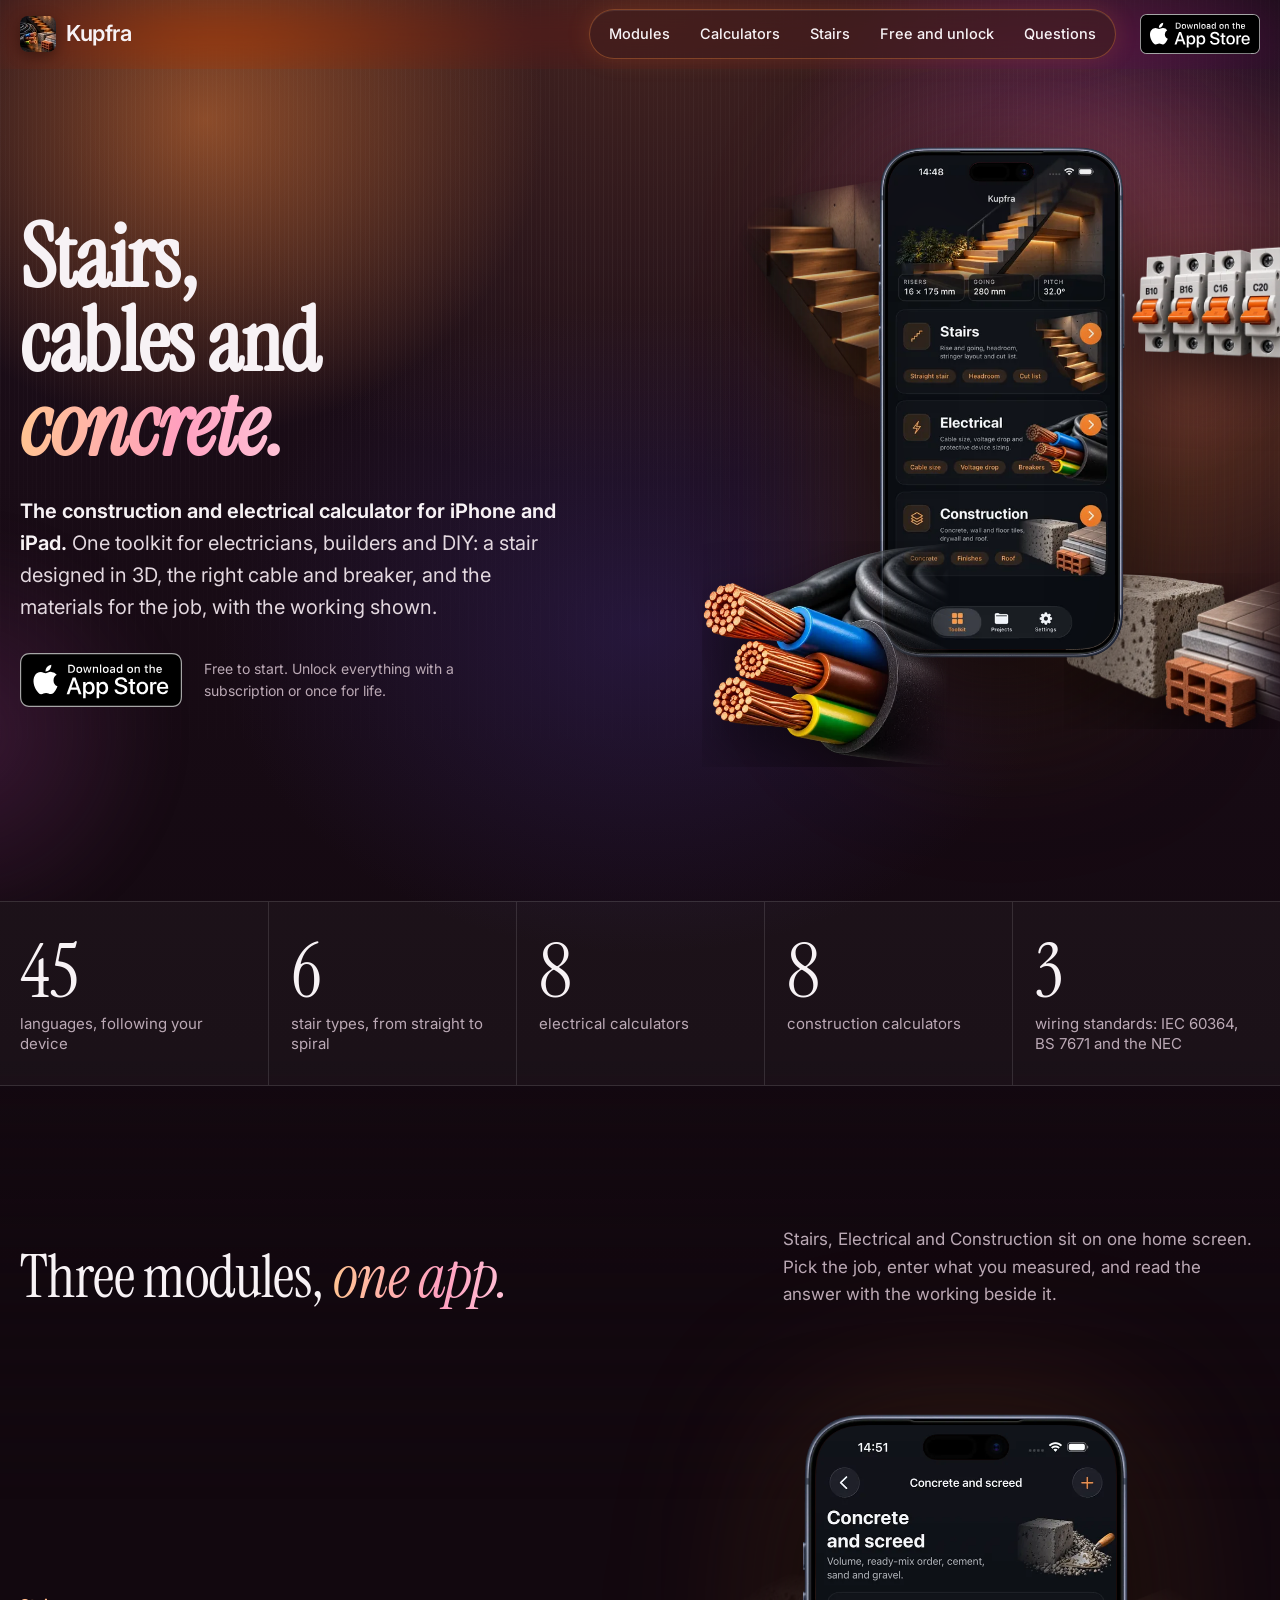
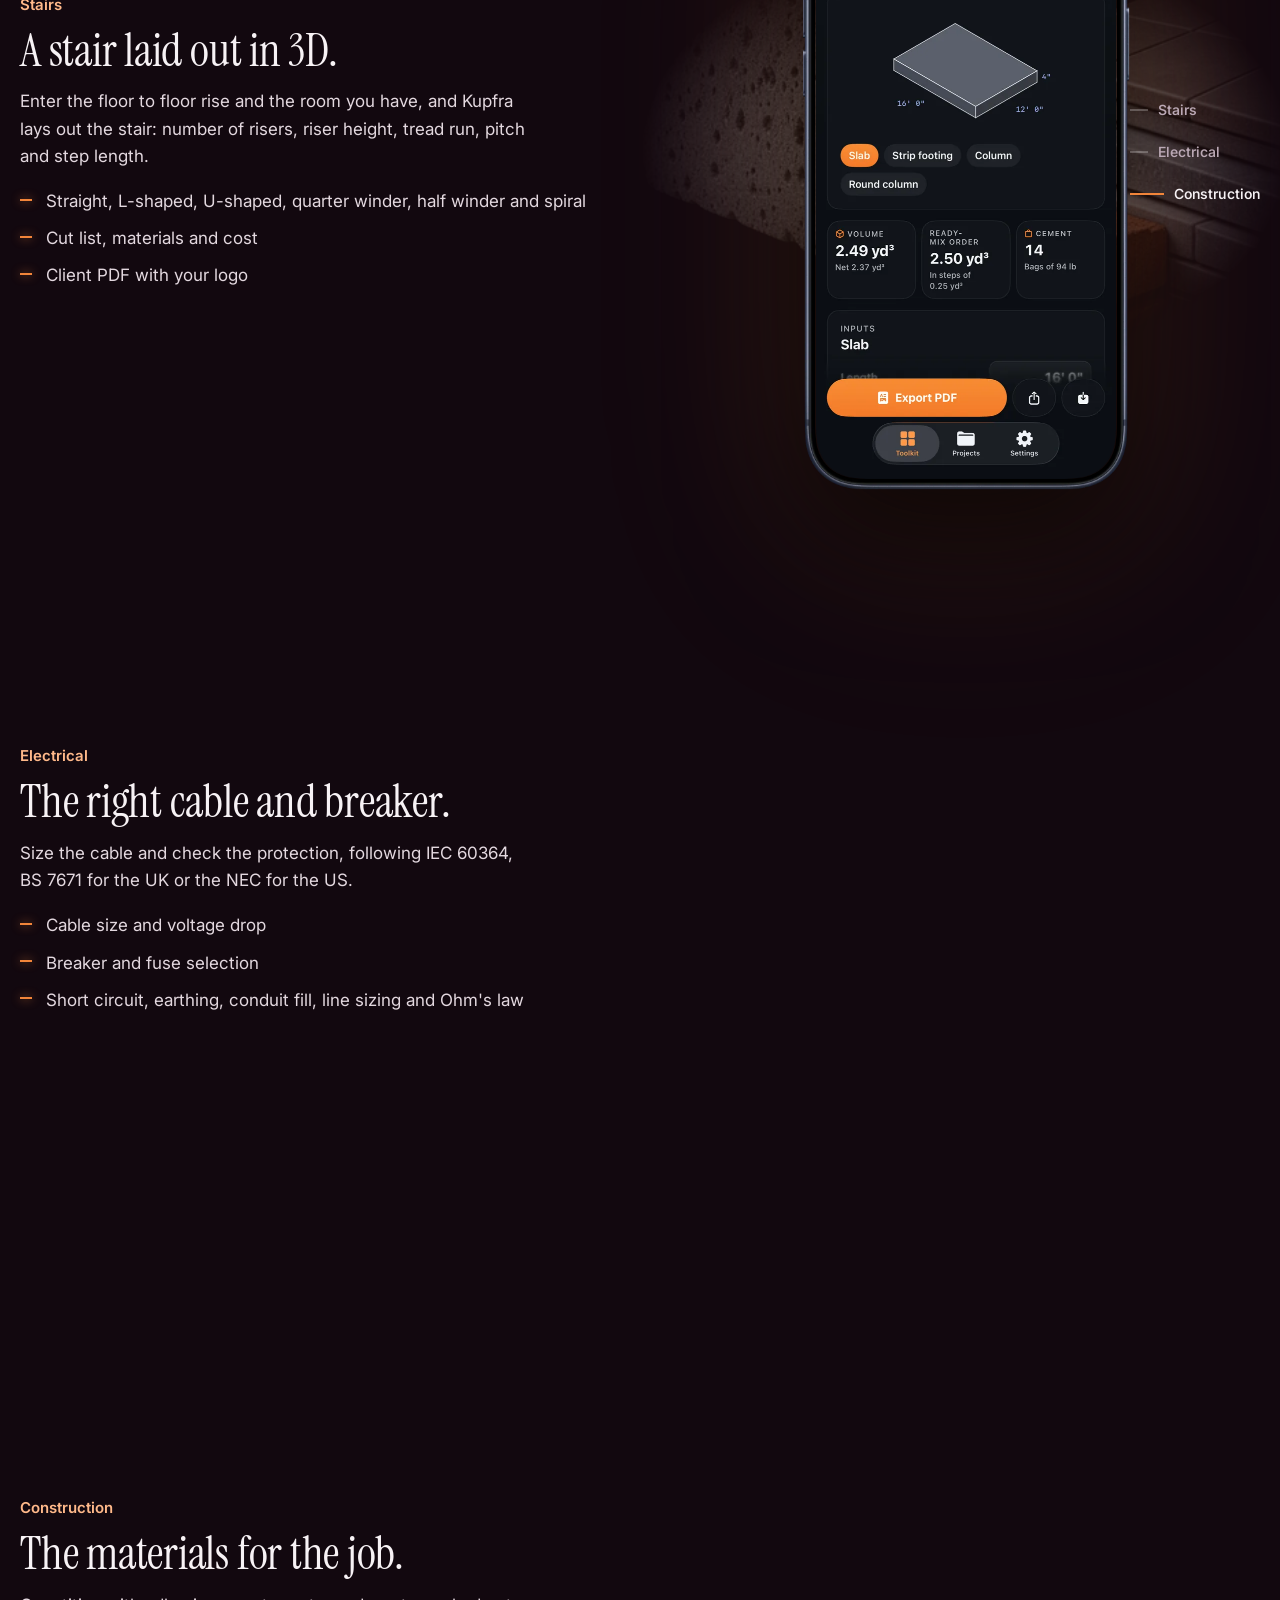
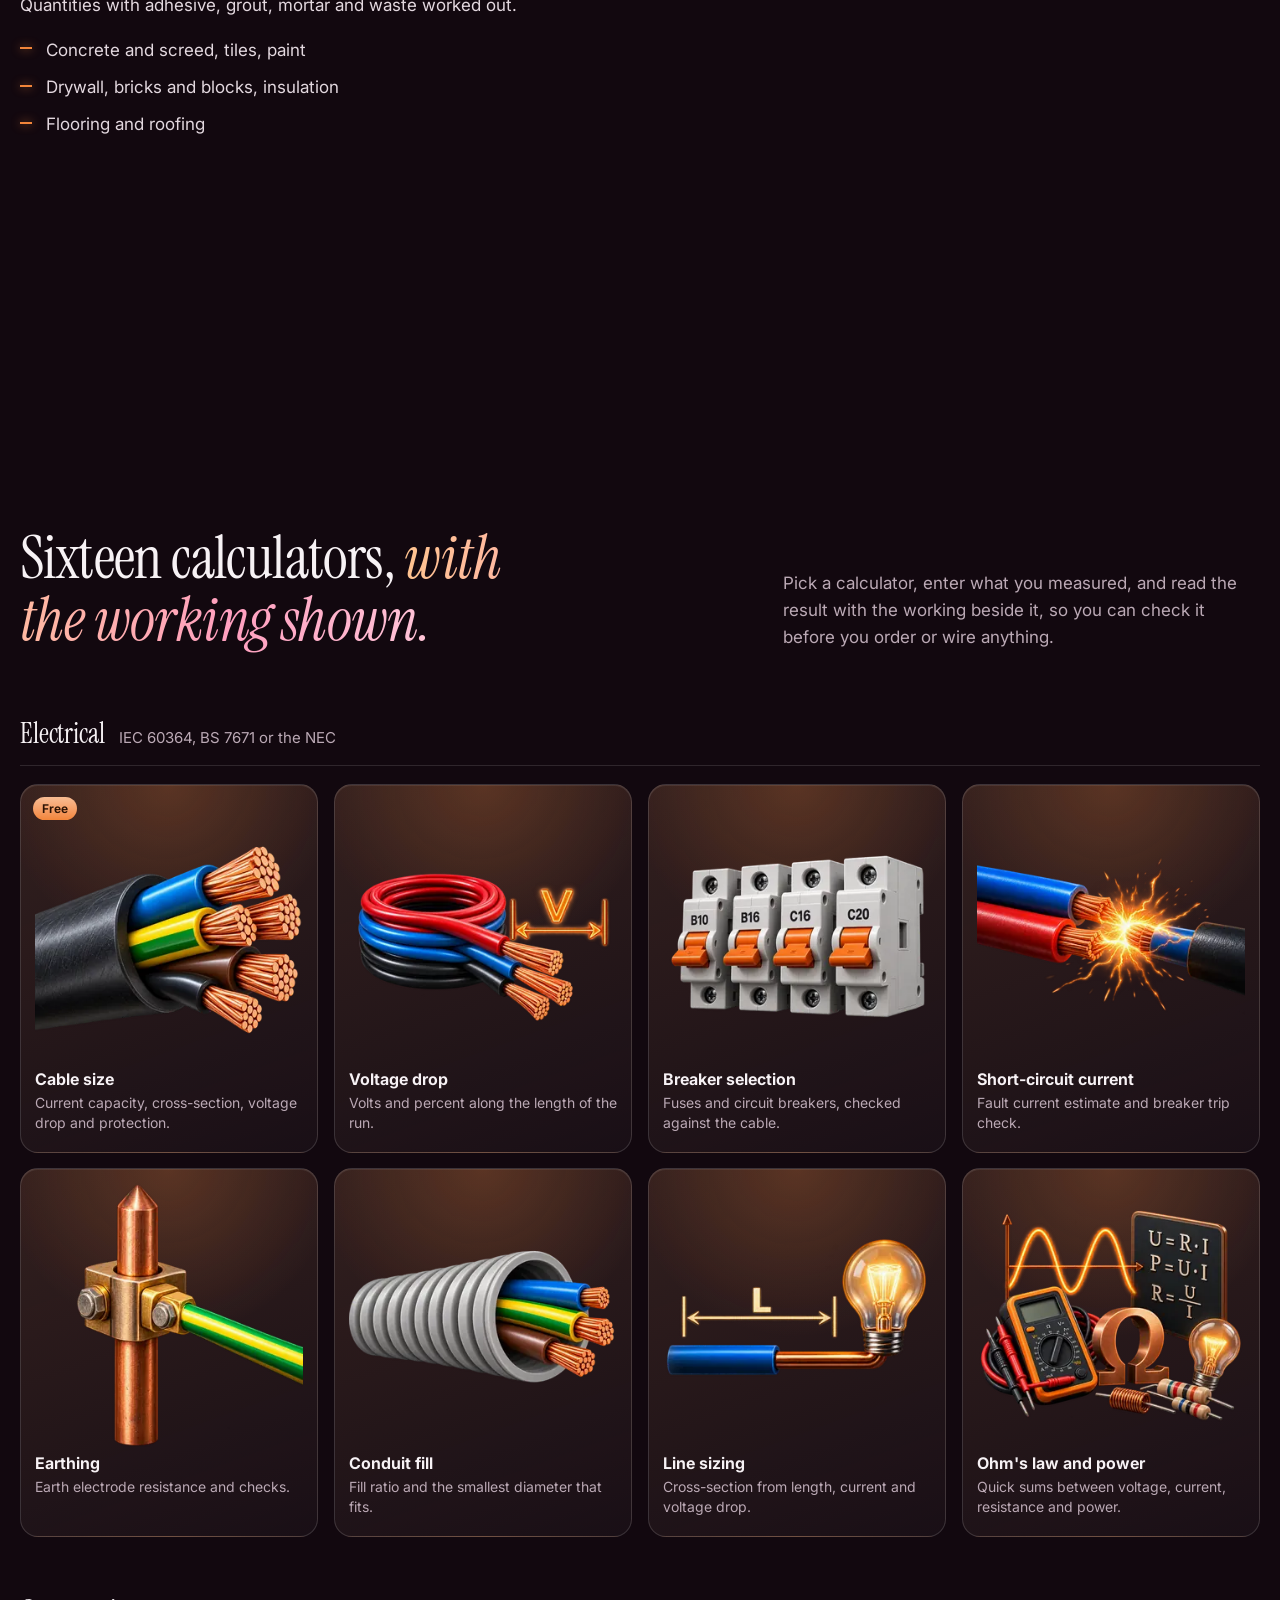
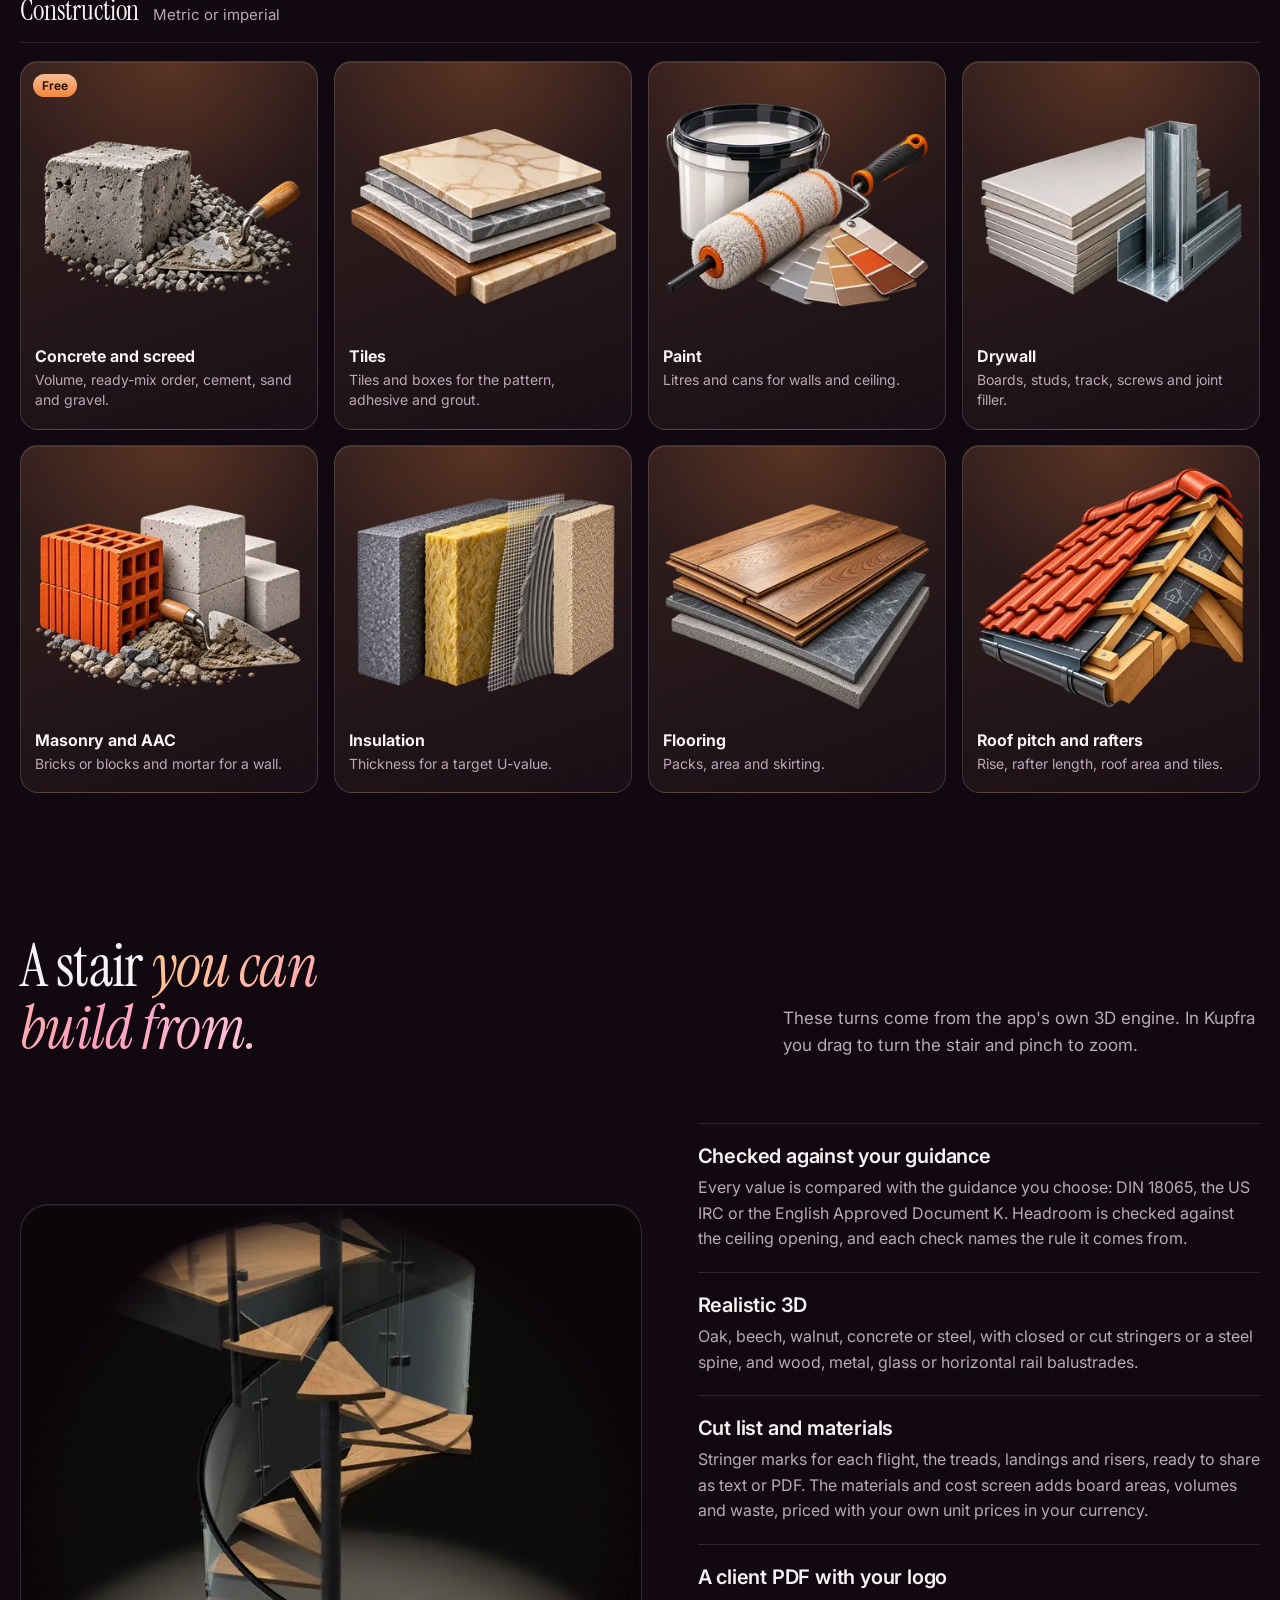
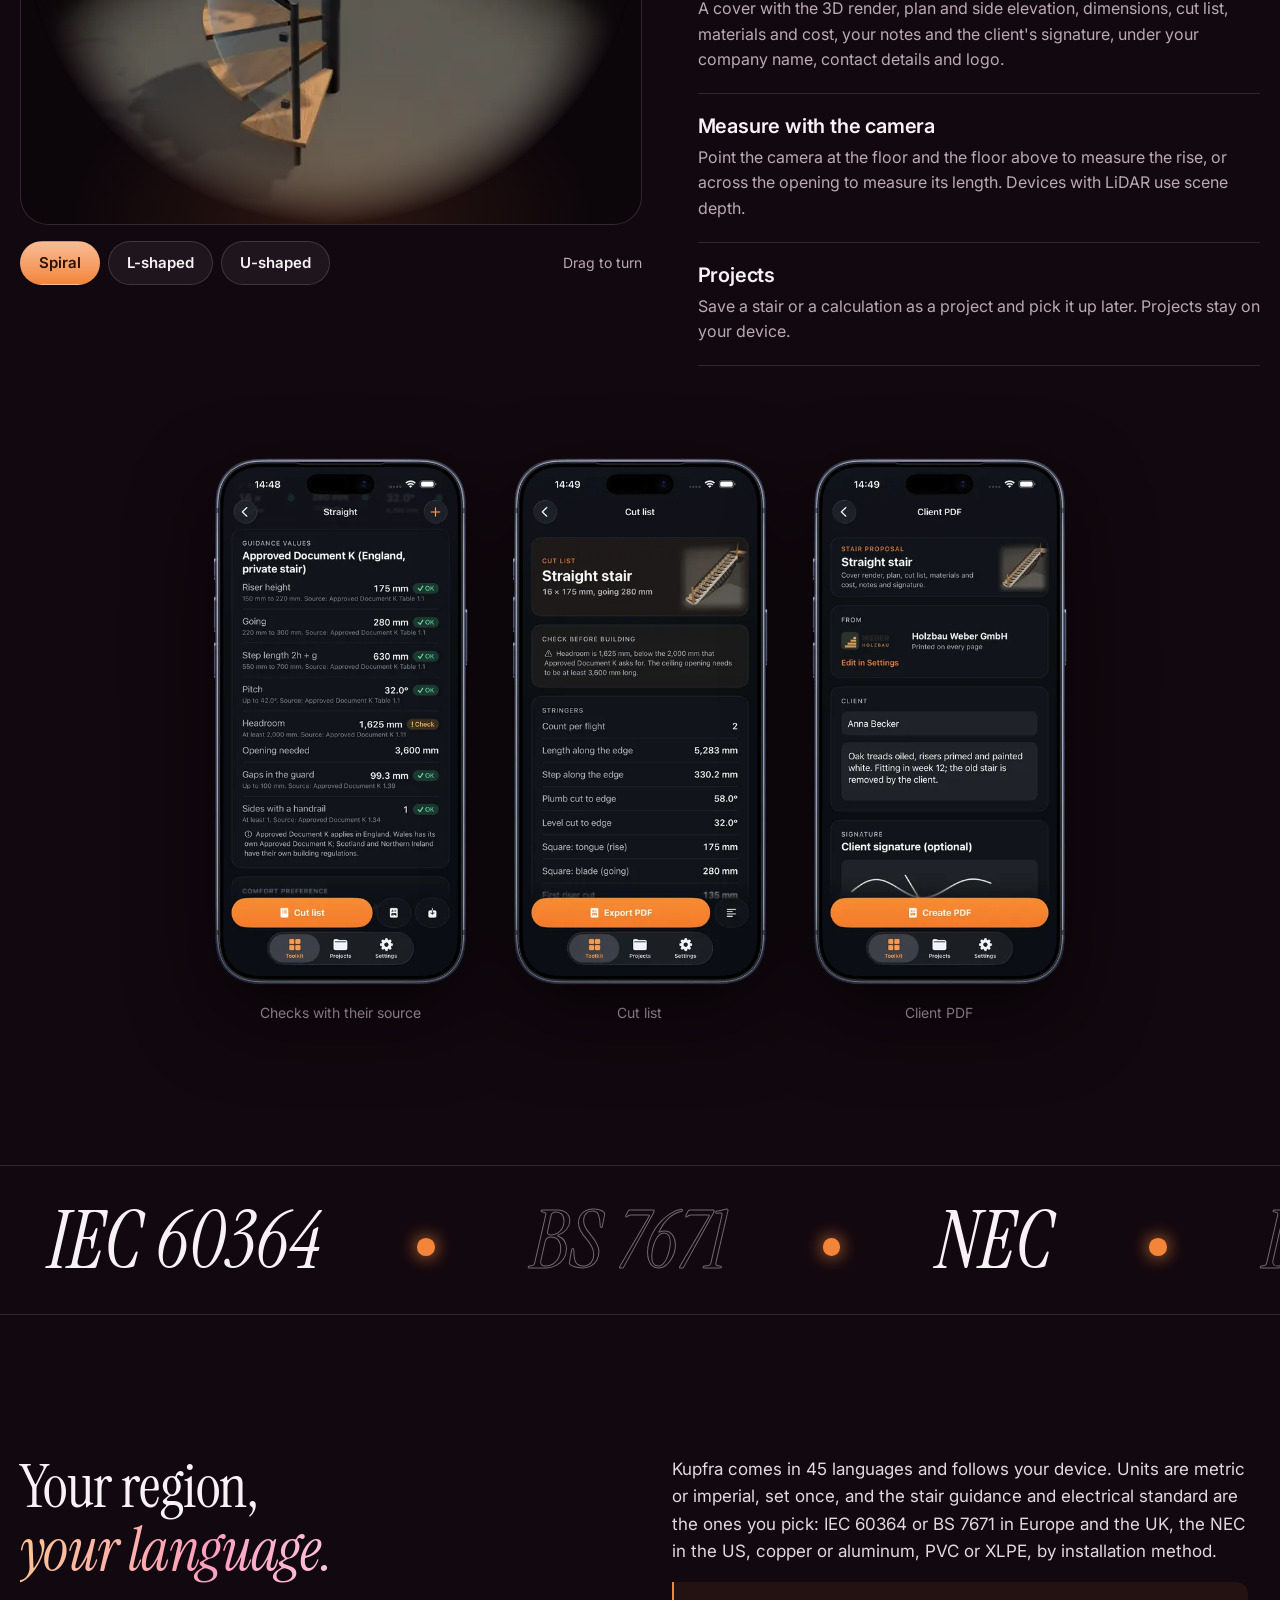
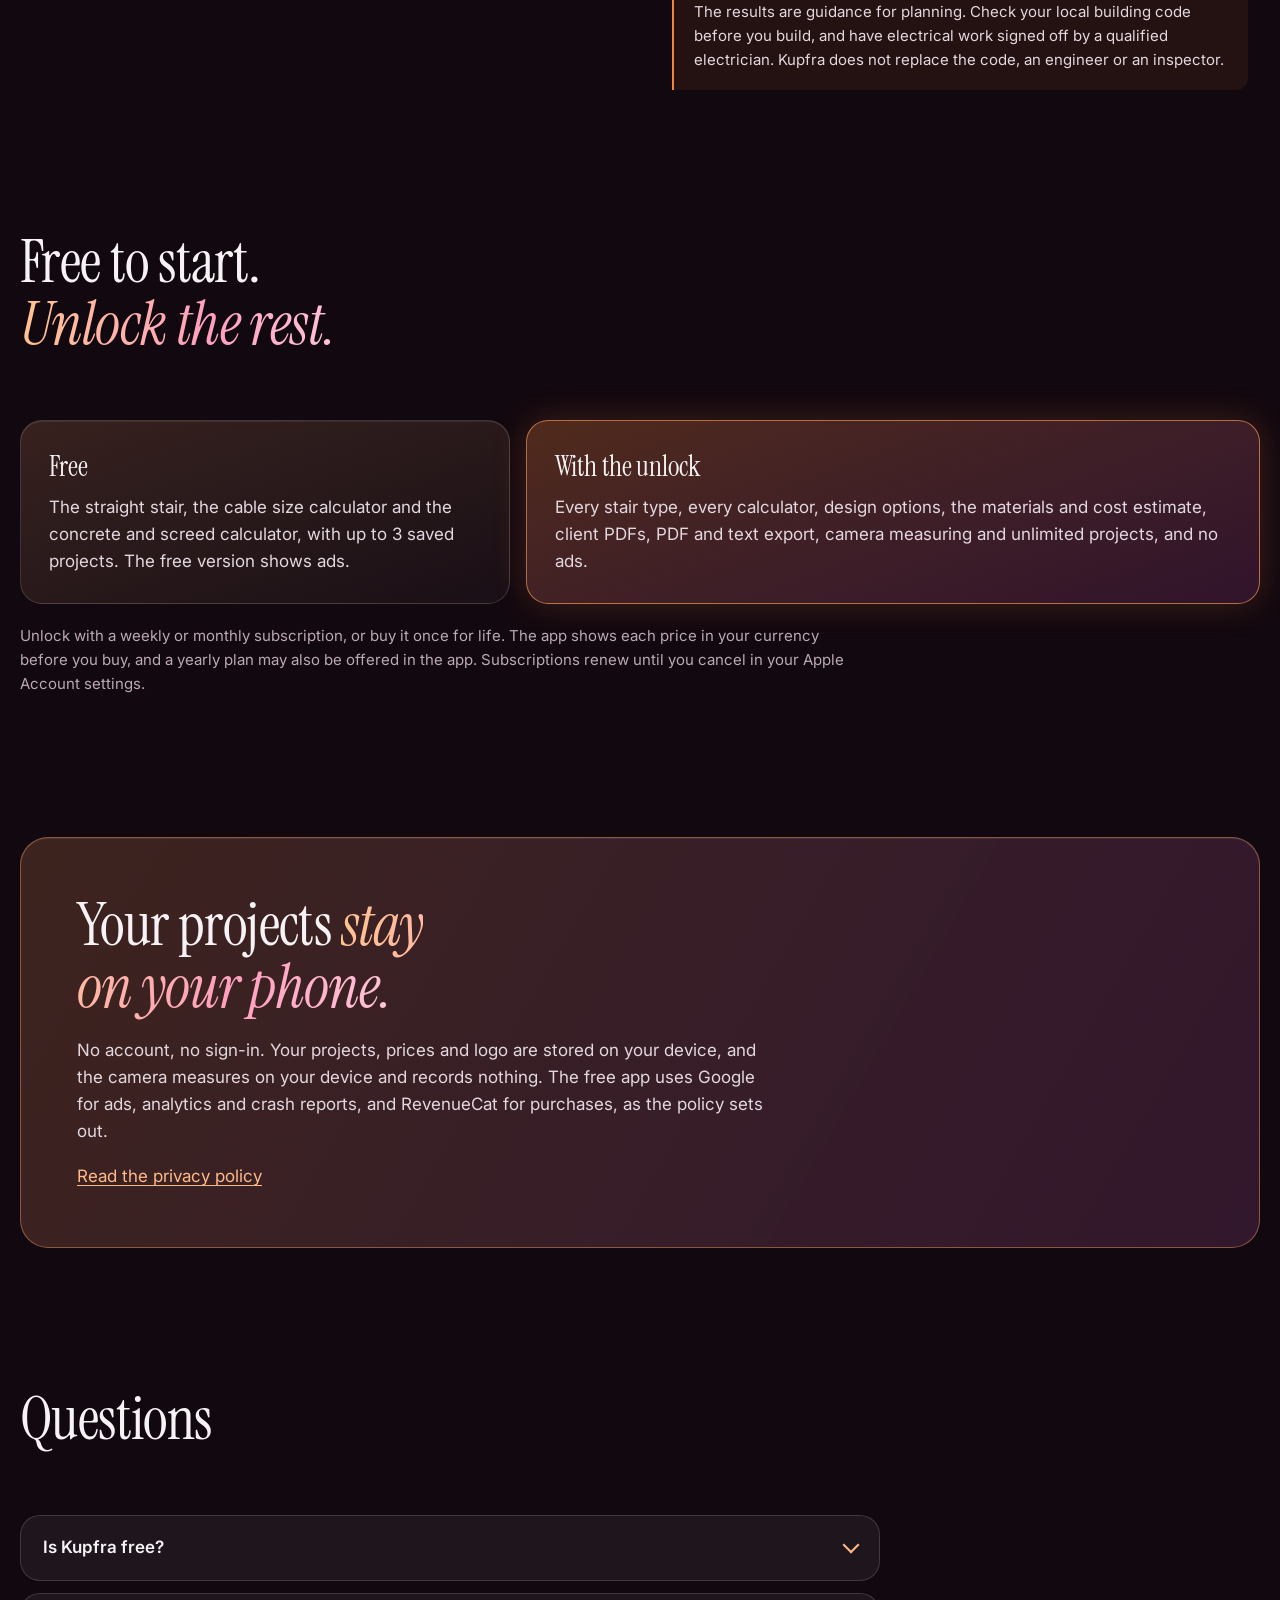
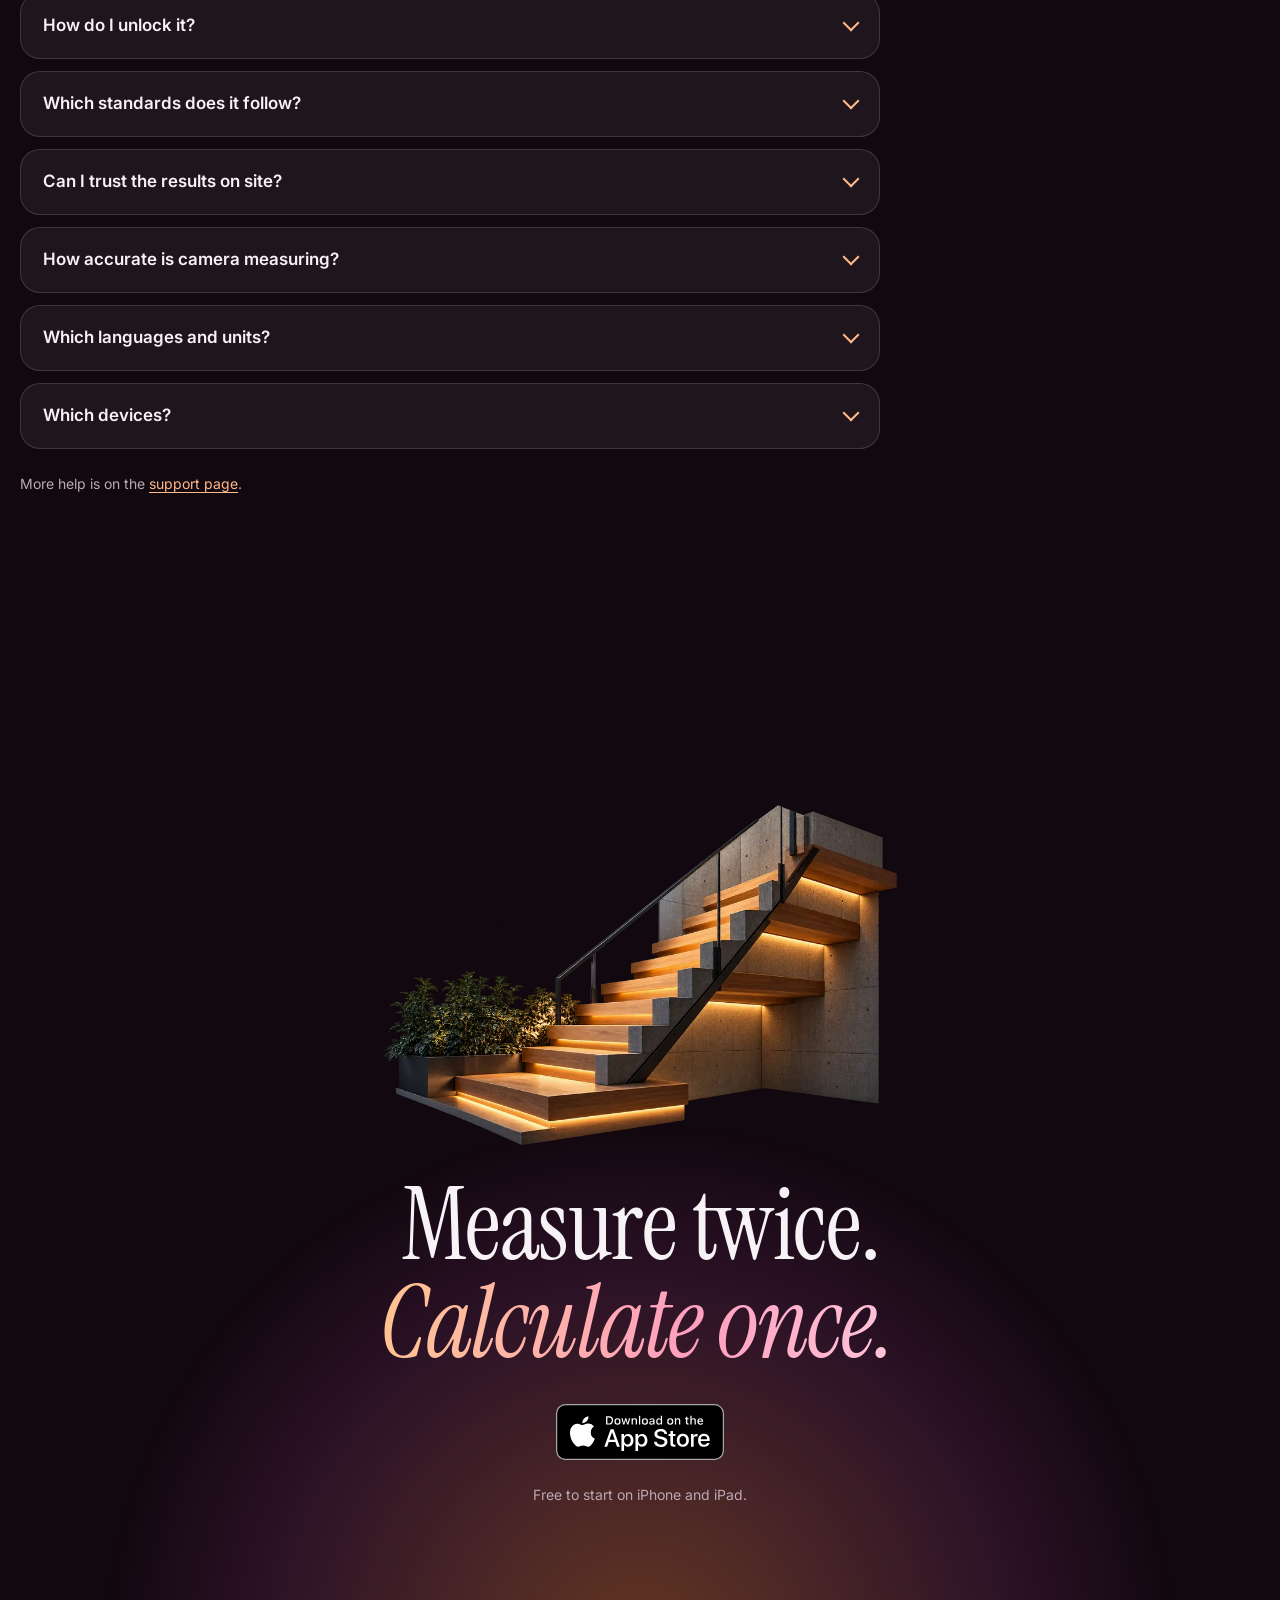
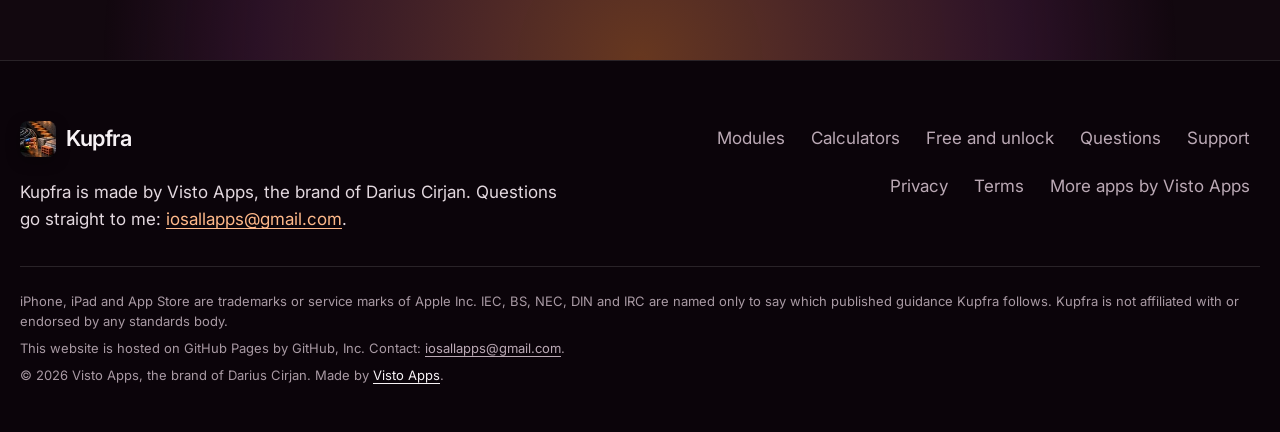
<file: index.html>
<!DOCTYPE html>
<html lang="en">
<head>
    <!-- build:head -->
    <meta charset="UTF-8">
    <meta name="viewport" content="width=device-width, initial-scale=1.0, viewport-fit=cover">
    <meta name="apple-itunes-app" content="app-id=6827716801">
    <title>Kupfra: Construction & Electrical Calculator</title>
    <meta name="description" content="Construction and electrical calculator with a 3D stair designer: cable size, concrete, tiles, roof and more, with the working shown. Free on iPhone and iPad.">
    <meta name="theme-color" content="#452424" data-scrolled="#0E0C0B">
    <meta name="color-scheme" content="dark">
    <link rel="canonical" href="https://kupfra.com/">
    <link rel="alternate" hreflang="en" href="https://kupfra.com/">
    <link rel="alternate" hreflang="x-default" href="https://kupfra.com/">
    <meta property="og:type" content="website">
    <meta property="og:locale" content="en_US">
    <meta property="og:site_name" content="Kupfra">
    <meta property="og:url" content="https://kupfra.com/">
    <meta property="og:title" content="Kupfra: Construction & Electrical Calculator">
    <meta property="og:description" content="Construction and electrical calculator with a 3D stair designer: cable size, concrete, tiles, roof and more, with the working shown. Free on iPhone and iPad.">
    <meta property="og:image" content="https://kupfra.com/og-image.png">
    <meta property="og:image:width" content="1200">
    <meta property="og:image:height" content="630">
    <meta property="og:image:alt" content="The Kupfra app icon next to the words Stairs, cables and concrete, over a lit oak and concrete stair.">
    <meta name="twitter:card" content="summary_large_image">
    <meta name="twitter:title" content="Kupfra: Construction & Electrical Calculator">
    <meta name="twitter:description" content="Construction and electrical calculator with a 3D stair designer: cable size, concrete, tiles, roof and more, with the working shown. Free on iPhone and iPad.">
    <meta name="twitter:image" content="https://kupfra.com/og-image.png">
    <link rel="icon" href="/favicon.ico" sizes="48x48">
    <link rel="icon" type="image/png" sizes="32x32" href="/favicon-32.png">
    <link rel="icon" type="image/png" sizes="16x16" href="/favicon-16.png">
    <link rel="apple-touch-icon" href="/apple-touch-icon.png">
    <link rel="preload" href="/fonts/instrument-serif.woff2" as="font" type="font/woff2" crossorigin>
    <link rel="preload" href="/fonts/inter.woff2" as="font" type="font/woff2" crossorigin>
    <link rel="stylesheet" href="/styles.css?v=20261116s">
    <script>document.documentElement.classList.add("js")</script>
    <!-- /build:head -->
    <link rel="preload" as="image" type="image/webp" href="/img/shot-home-600.webp" imagesrcset="/img/shot-home-360.webp 360w, /img/shot-home-600.webp 600w" imagesizes="(min-width: 960px) 250px, 46vw" fetchpriority="high">
    <!-- build:ld -->
    <script type="application/ld+json">
{
 "@context": "https://schema.org",
 "@graph": [
  {
   "@type": "MobileApplication",
   "@id": "https://kupfra.com/#app",
   "name": "Kupfra",
   "alternateName": "Kupfra Construction Calculator",
   "description": "Construction and electrical calculator with a 3D stair designer: cable size, concrete, tiles, roof and more, with the working shown. Free on iPhone and iPad.",
   "url": "https://kupfra.com/",
   "operatingSystem": "iOS 17.0 or later, iPadOS 17.0 or later",
   "applicationCategory": "UtilitiesApplication",
   "applicationSubCategory": "Construction and electrical calculators",
   "datePublished": "2026-11-13",
   "inLanguage": "en",
   "isAccessibleForFree": true,
   "offers": {
    "@type": "Offer",
    "price": "0",
    "priceCurrency": "USD"
   },
   "downloadUrl": "https://apps.apple.com/app/id6827716801",
   "installUrl": "https://apps.apple.com/app/id6827716801",
   "image": "https://kupfra.com/img/app-icon-256.webp",
   "screenshot": [
    "https://kupfra.com/img/shot-home-600.webp",
    "https://kupfra.com/img/shot-stair3d-600.webp",
    "https://kupfra.com/img/shot-electrical-600.webp",
    "https://kupfra.com/img/shot-concrete-600.webp",
    "https://kupfra.com/img/shot-cutlist-600.webp",
    "https://kupfra.com/img/shot-pdf-600.webp",
    "https://kupfra.com/img/shot-checks-600.webp",
    "https://kupfra.com/img/shot-cable-600.webp"
   ],
   "author": {
    "@type": "Organization",
    "name": "Visto Apps",
    "url": "https://vistoapps.com",
    "founder": {
     "@type": "Person",
     "name": "Darius Cirjan"
    }
   },
   "publisher": {
    "@type": "Organization",
    "name": "Visto Apps",
    "url": "https://vistoapps.com",
    "founder": {
     "@type": "Person",
     "name": "Darius Cirjan"
    }
   }
  },
  {
   "@type": "WebSite",
   "@id": "https://kupfra.com/#site",
   "name": "Kupfra",
   "url": "https://kupfra.com/",
   "inLanguage": "en",
   "publisher": {
    "@type": "Organization",
    "name": "Visto Apps",
    "url": "https://vistoapps.com",
    "founder": {
     "@type": "Person",
     "name": "Darius Cirjan"
    }
   }
  },
  {
   "@type": "FAQPage",
   "mainEntity": [
    {
     "@type": "Question",
     "name": "Is Kupfra free?",
     "acceptedAnswer": {
      "@type": "Answer",
      "text": "Yes to start. The straight stair, the cable size calculator and the concrete and screed calculator are free, with up to 3 saved projects, and the free version shows ads. The unlock adds every stair type, every calculator, design options, the materials and cost estimate, client PDFs, PDF and text export, camera measuring and unlimited projects, and removes the ads."
     }
    },
    {
     "@type": "Question",
     "name": "How do I unlock it?",
     "acceptedAnswer": {
      "@type": "Answer",
      "text": "With a weekly or monthly auto-renewing subscription, or once with a lifetime purchase. The app shows each price in your currency before you buy, and a yearly plan may also be offered in the app."
     }
    },
    {
     "@type": "Question",
     "name": "Which standards does it follow?",
     "acceptedAnswer": {
      "@type": "Answer",
      "text": "Electrical results follow IEC 60364, BS 7671 for the UK or the NEC for the US. Stair values are compared with the guidance you choose: DIN 18065, the US IRC or the English Approved Document K. Each result names the table or rule it comes from."
     }
    },
    {
     "@type": "Question",
     "name": "Can I trust the results on site?",
     "acceptedAnswer": {
      "@type": "Answer",
      "text": "Treat them as guidance for planning. Check your local building code before you build, and have electrical work signed off by a qualified electrician. Kupfra shows its working so you can check it, but it does not replace the code, an engineer or an inspector."
     }
    },
    {
     "@type": "Question",
     "name": "How accurate is camera measuring?",
     "acceptedAnswer": {
      "@type": "Answer",
      "text": "The app tells you as you measure: usually within 2 to 5 cm, and within about 1 cm on devices with LiDAR. Check with a tape before you cut. The camera is used only to measure, on your device. Nothing is recorded or saved."
     }
    },
    {
     "@type": "Question",
     "name": "Which languages and units?",
     "acceptedAnswer": {
      "@type": "Answer",
      "text": "45 languages, following your device's language. Units are metric or imperial, set once in Settings, and start from your device's region."
     }
    },
    {
     "@type": "Question",
     "name": "Which devices?",
     "acceptedAnswer": {
      "@type": "Answer",
      "text": "iPhone and iPad. Camera measuring needs a device that supports ARKit world tracking, and uses LiDAR depth where the device has it."
     }
    }
   ]
  }
 ]
}
    </script>
    <!-- /build:ld -->
</head>
<body>
    <a class="skip-link" href="#main">Skip to content</a>

    <!-- build:header -->
    <header class="site-header">
        <div class="wrap bar">
            <a class="brand" href="/" aria-label="Kupfra, home">
                <img src="/img/app-icon-64.webp" srcset="/img/app-icon-64.webp 1x, /img/app-icon-128.webp 2x" width="32" height="32" alt="">
                <span>Kupfra</span>
            </a>
            <nav class="nav" aria-label="Main">
                <ul class="nav-links">
                    <li><a href="/#modules">Modules</a></li>
                    <li><a href="/#calculators">Calculators</a></li>
                    <li><a href="/#stairs">Stairs</a></li>
                    <li><a href="/#price">Free and unlock</a></li>
                    <li><a href="/#questions">Questions</a></li>
                </ul>
            </nav>
            <a class="badge badge-nav" href="https://apps.apple.com/app/id6827716801"><img src="/img/app-store-black-en-us.svg" width="120" height="40" alt="Download Kupfra on the App Store"></a>
        </div>
    </header>
    <!-- /build:header -->

    <main id="main">
        <section class="hero" aria-labelledby="hero-title">
            <div class="hero-glow" aria-hidden="true"></div>
            <div class="wrap hero-grid">
                <div class="hero-copy">
                    <h1 id="hero-title"><span class="line"><span>Stairs,</span></span> <span class="line"><span>cables and</span></span> <span class="line"><span><em>concrete.</em></span></span></h1>
                    <p class="hero-sub"><strong>The construction and electrical calculator for iPhone and iPad.</strong> One toolkit for electricians, builders and DIY: a stair designed in 3D, the right cable and breaker, and the materials for the job, with the working shown.</p>
                    <div class="hero-cta">
                        <a class="badge" href="https://apps.apple.com/app/id6827716801"><img src="/img/app-store-black-en-us.svg" width="135" height="45" alt="Download Kupfra on the App Store"></a>
                        <p class="small">Free to start. Unlock everything with a subscription or once for life.</p>
                    </div>
                </div>
                <div class="stage">
                    <div class="layer float-stair" data-depth="-0.35"><img src="/img/float-stair-480.webp" width="480" height="502" alt="" decoding="async" fetchpriority="low"></div>
                    <div class="layer float-blocks" data-depth="0.3"><img src="/img/float-blocks-480.webp" width="480" height="314" alt="" decoding="async" fetchpriority="low"></div>
                    <div class="layer device-layer" data-depth="0.12"><div class="device"><div class="screen"><img src="/img/shot-home-600.webp" srcset="/img/shot-home-360.webp 360w, /img/shot-home-600.webp 600w" sizes="(min-width: 960px) 250px, 46vw" width="600" height="1304" alt="The Kupfra home screen: the Stairs, Electrical and Construction modules under a lit stair, with the current stair at 16 risers of 175 mm." fetchpriority="high"></div><img class="frame" src="/img/frame-iphone-490.webp" srcset="/img/frame-iphone-490.webp 490w, /img/frame-iphone-980.webp 980w" sizes="(min-width: 960px) 250px, 46vw" width="1470" height="3000" alt="" aria-hidden="true"></div></div>
                    <div class="layer float-breaker" data-depth="0.7"><img src="/img/float-breaker-400.webp" width="400" height="258" alt="" decoding="async" fetchpriority="low"></div>
                    <div class="layer float-cable" data-depth="0.9"><img src="/img/float-cable-480.webp" width="480" height="420" alt="" decoding="async" fetchpriority="low"></div>
                </div>
            </div>
        </section>

        <section class="plate-band" aria-label="Kupfra in numbers">
            <div class="wrap">
                <dl class="plate">
                    <div><dt>languages, following your device</dt><dd data-count="45">45</dd></div>
                    <div><dt>stair types, from straight to spiral</dt><dd data-count="6">6</dd></div>
                    <div><dt>electrical calculators</dt><dd data-count="8">8</dd></div>
                    <div><dt>construction calculators</dt><dd data-count="8">8</dd></div>
                    <div><dt>wiring standards: IEC 60364, BS 7671 and the NEC</dt><dd data-count="3">3</dd></div>
                </dl>
            </div>
        </section>

        <section class="section" id="modules" aria-labelledby="modules-title">
            <div class="wrap">
                <div class="section-intro">
                    <h2 class="reveal" id="modules-title">Three modules, <em>one app.</em></h2>
                    <p class="reveal">Stairs, Electrical and Construction sit on one home screen. Pick the job, enter what you measured, and read the answer with the working beside it.</p>
                </div>
                <div class="modules">
                    <div class="chapters">
                        <article class="chapter" id="module-stairs" data-screen="0">
                            <div>
                                <p class="module-kicker">Stairs</p>
                                <h3>A stair laid out in 3D.</h3>
                                <p>Enter the floor to floor rise and the room you have, and Kupfra lays out the stair: number of risers, riser height, tread run, pitch and step length.</p>
                                <ul class="ticks"><li>Straight, L-shaped, U-shaped, quarter winder, half winder and spiral</li><li>Cut list, materials and cost</li><li>Client PDF with your logo</li></ul>
                            </div>
                            <div class="chapter-phone"><div class="device"><div class="screen"><img src="/img/shot-stair3d-600.webp" srcset="/img/shot-stair3d-360.webp 360w, /img/shot-stair3d-600.webp 600w" sizes="62vw" width="600" height="1304" alt="The straight stair in 3D with the stair type picker below." loading="lazy" decoding="async"></div><img class="frame" src="/img/frame-iphone-490.webp" srcset="/img/frame-iphone-490.webp 490w, /img/frame-iphone-980.webp 980w" sizes="62vw" width="1470" height="3000" alt="" aria-hidden="true" loading="lazy" decoding="async"></div></div>
                        </article>
                        <article class="chapter" id="module-electrical" data-screen="1">
                            <div>
                                <p class="module-kicker">Electrical</p>
                                <h3>The right cable and breaker.</h3>
                                <p>Size the cable and check the protection, following IEC 60364, BS 7671 for the UK or the NEC for the US.</p>
                                <ul class="ticks"><li>Cable size and voltage drop</li><li>Breaker and fuse selection</li><li>Short circuit, earthing, conduit fill, line sizing and Ohm's law</li></ul>
                            </div>
                            <div class="chapter-phone"><div class="device"><div class="screen"><img src="/img/shot-electrical-600.webp" srcset="/img/shot-electrical-360.webp 360w, /img/shot-electrical-600.webp 600w" sizes="62vw" width="600" height="1304" alt="The Electrical module with its calculators: cable size, voltage drop, Ohm's law, breaker selection, conduit fill and earthing." loading="lazy" decoding="async"></div><img class="frame" src="/img/frame-iphone-490.webp" srcset="/img/frame-iphone-490.webp 490w, /img/frame-iphone-980.webp 980w" sizes="62vw" width="1470" height="3000" alt="" aria-hidden="true" loading="lazy" decoding="async"></div></div>
                        </article>
                        <article class="chapter" id="module-construction" data-screen="2">
                            <div>
                                <p class="module-kicker">Construction</p>
                                <h3>The materials for the job.</h3>
                                <p>Quantities with adhesive, grout, mortar and waste worked out.</p>
                                <ul class="ticks"><li>Concrete and screed, tiles, paint</li><li>Drywall, bricks and blocks, insulation</li><li>Flooring and roofing</li></ul>
                            </div>
                            <div class="chapter-phone"><div class="device"><div class="screen"><img src="/img/shot-concrete-600.webp" srcset="/img/shot-concrete-360.webp 360w, /img/shot-concrete-600.webp 600w" sizes="62vw" width="600" height="1304" alt="The concrete and screed calculator with a slab drawing, the volume, the ready-mix order and bags of cement." loading="lazy" decoding="async"></div><img class="frame" src="/img/frame-iphone-490.webp" srcset="/img/frame-iphone-490.webp 490w, /img/frame-iphone-980.webp 980w" sizes="62vw" width="1470" height="3000" alt="" aria-hidden="true" loading="lazy" decoding="async"></div></div>
                        </article>
                    </div>
                    <div class="module-stage" aria-hidden="true">
                        <div class="module-sticky">
                            <div class="module-art">
                                <img class="is-on" src="/img/art-stairs-900.webp" width="900" height="598" alt="" loading="lazy" decoding="async">
                                <img src="/img/art-electrical-900.webp" width="900" height="389" alt="" loading="lazy" decoding="async">
                                <img src="/img/float-blocks-480.webp" width="480" height="314" alt="" loading="lazy" decoding="async">
                            </div>
                            <div class="module-phone">
                                <div class="device"><div class="screen">
                                    <img class="is-on" src="/img/shot-stair3d-600.webp" width="600" height="1304" alt="" loading="lazy" decoding="async">
                                    <img src="/img/shot-electrical-600.webp" width="600" height="1304" alt="" loading="lazy" decoding="async">
                                    <img src="/img/shot-concrete-600.webp" width="600" height="1304" alt="" loading="lazy" decoding="async">
                                </div><img class="frame" src="/img/frame-iphone-980.webp" width="1470" height="3000" alt="" loading="lazy" decoding="async"></div>
                            </div>
                            <ul class="module-rail">
                                <li><a href="#module-stairs" tabindex="-1" aria-current="true">Stairs</a></li>
                                <li><a href="#module-electrical" tabindex="-1">Electrical</a></li>
                                <li><a href="#module-construction" tabindex="-1">Construction</a></li>
                            </ul>
                        </div>
                    </div>
                </div>
            </div>
        </section>

        <section class="section" id="calculators" aria-labelledby="calculators-title">
            <div class="wrap">
                <div class="section-intro">
                    <h2 class="reveal" id="calculators-title">Sixteen calculators, <em>with the working shown.</em></h2>
                    <p class="reveal">Pick a calculator, enter what you measured, and read the result with the working beside it, so you can check it before you order or wire anything.</p>
                </div>
                <div class="toolset">
                    <div class="toolset-head"><h3>Electrical</h3><p>IEC 60364, BS 7671 or the NEC</p></div>
                    <ul class="tools">
                        <li class="reveal" style="--i:0"><article class="tool"><span class="free">Free</span><img src="/img/tool/cablesize.webp" width="320" height="320" alt="" loading="lazy" decoding="async"><h4>Cable size</h4><p>Current capacity, cross-section, voltage drop and protection.</p></article></li>
                        <li class="reveal" style="--i:1"><article class="tool"><img src="/img/tool/voltagedrop.webp" width="320" height="320" alt="" loading="lazy" decoding="async"><h4>Voltage drop</h4><p>Volts and percent along the length of the run.</p></article></li>
                        <li class="reveal" style="--i:2"><article class="tool"><img src="/img/tool/breaker.webp" width="320" height="320" alt="" loading="lazy" decoding="async"><h4>Breaker selection</h4><p>Fuses and circuit breakers, checked against the cable.</p></article></li>
                        <li class="reveal" style="--i:3"><article class="tool"><img src="/img/tool/shortcircuit.webp" width="320" height="320" alt="" loading="lazy" decoding="async"><h4>Short-circuit current</h4><p>Fault current estimate and breaker trip check.</p></article></li>
                        <li class="reveal" style="--i:4"><article class="tool"><img src="/img/tool/earthing.webp" width="320" height="320" alt="" loading="lazy" decoding="async"><h4>Earthing</h4><p>Earth electrode resistance and checks.</p></article></li>
                        <li class="reveal" style="--i:5"><article class="tool"><img src="/img/tool/conduitfill.webp" width="320" height="320" alt="" loading="lazy" decoding="async"><h4>Conduit fill</h4><p>Fill ratio and the smallest diameter that fits.</p></article></li>
                        <li class="reveal" style="--i:6"><article class="tool"><img src="/img/tool/linesizing.webp" width="320" height="320" alt="" loading="lazy" decoding="async"><h4>Line sizing</h4><p>Cross-section from length, current and voltage drop.</p></article></li>
                        <li class="reveal" style="--i:7"><article class="tool"><img src="/img/tool/ohmslaw.webp" width="320" height="320" alt="" loading="lazy" decoding="async"><h4>Ohm's law and power</h4><p>Quick sums between voltage, current, resistance and power.</p></article></li>
                    </ul>
                </div>
                <div class="toolset">
                    <div class="toolset-head"><h3>Construction</h3><p>Metric or imperial</p></div>
                    <ul class="tools">
                        <li class="reveal" style="--i:0"><article class="tool"><span class="free">Free</span><img src="/img/tool/concrete.webp" width="320" height="320" alt="" loading="lazy" decoding="async"><h4>Concrete and screed</h4><p>Volume, ready-mix order, cement, sand and gravel.</p></article></li>
                        <li class="reveal" style="--i:1"><article class="tool"><img src="/img/tool/tiles.webp" width="320" height="320" alt="" loading="lazy" decoding="async"><h4>Tiles</h4><p>Tiles and boxes for the pattern, adhesive and grout.</p></article></li>
                        <li class="reveal" style="--i:2"><article class="tool"><img src="/img/tool/paint.webp" width="320" height="320" alt="" loading="lazy" decoding="async"><h4>Paint</h4><p>Litres and cans for walls and ceiling.</p></article></li>
                        <li class="reveal" style="--i:3"><article class="tool"><img src="/img/tool/drywall.webp" width="320" height="320" alt="" loading="lazy" decoding="async"><h4>Drywall</h4><p>Boards, studs, track, screws and joint filler.</p></article></li>
                        <li class="reveal" style="--i:4"><article class="tool"><img src="/img/tool/masonry.webp" width="320" height="320" alt="" loading="lazy" decoding="async"><h4>Masonry and AAC</h4><p>Bricks or blocks and mortar for a wall.</p></article></li>
                        <li class="reveal" style="--i:5"><article class="tool"><img src="/img/tool/insulation.webp" width="320" height="320" alt="" loading="lazy" decoding="async"><h4>Insulation</h4><p>Thickness for a target U-value.</p></article></li>
                        <li class="reveal" style="--i:6"><article class="tool"><img src="/img/tool/flooring.webp" width="320" height="320" alt="" loading="lazy" decoding="async"><h4>Flooring</h4><p>Packs, area and skirting.</p></article></li>
                        <li class="reveal" style="--i:7"><article class="tool"><img src="/img/tool/roof.webp" width="320" height="320" alt="" loading="lazy" decoding="async"><h4>Roof pitch and rafters</h4><p>Rise, rafter length, roof area and tiles.</p></article></li>
                    </ul>
                </div>
            </div>
        </section>

        <section class="section" id="stairs" aria-labelledby="stairs-title">
            <div class="wrap">
                <div class="section-intro">
                    <h2 class="reveal" id="stairs-title">A stair <em>you can build from.</em></h2>
                    <p class="reveal">These turns come from the app's own 3D engine. In Kupfra you drag to turn the stair and pinch to zoom.</p>
                </div>
                <div class="turn-wrap">
                    <div class="turntable reveal">
                        <div class="turn-stage" data-frames="48">
                            <img src="/img/turn/spiral-760-00.webp" srcset="/img/turn/spiral-420-00.webp 420w, /img/turn/spiral-760-00.webp 760w" sizes="(min-width: 960px) 620px, 92vw" width="760" height="760" alt="A stair rendered by Kupfra in 3D, turning slowly." loading="lazy" decoding="async">
                            <canvas width="760" height="760" aria-hidden="true"></canvas>
                        </div>
                        <div class="turn-controls" role="group" aria-label="Stair type shown">
                            <button type="button" data-kind="spiral" aria-pressed="true">Spiral</button>
                            <button type="button" data-kind="lShaped" aria-pressed="false">L-shaped</button>
                            <button type="button" data-kind="uShaped" aria-pressed="false">U-shaped</button>
                            <p class="small turn-hint">Drag to turn</p>
                        </div>
                    </div>
                    <ul class="features">
                        <li class="reveal"><h3>Checked against your guidance</h3><p>Every value is compared with the guidance you choose: DIN 18065, the US IRC or the English Approved Document K. Headroom is checked against the ceiling opening, and each check names the rule it comes from.</p></li>
                        <li class="reveal"><h3>Realistic 3D</h3><p>Oak, beech, walnut, concrete or steel, with closed or cut stringers or a steel spine, and wood, metal, glass or horizontal rail balustrades.</p></li>
                        <li class="reveal"><h3>Cut list and materials</h3><p>Stringer marks for each flight, the treads, landings and risers, ready to share as text or PDF. The materials and cost screen adds board areas, volumes and waste, priced with your own unit prices in your currency.</p></li>
                        <li class="reveal"><h3>A client PDF with your logo</h3><p>A cover with the 3D render, plan and side elevation, dimensions, cut list, materials and cost, your notes and the client's signature, under your company name, contact details and logo.</p></li>
                        <li class="reveal"><h3>Measure with the camera</h3><p>Point the camera at the floor and the floor above to measure the rise, or across the opening to measure its length. Devices with LiDAR use scene depth.</p></li>
                        <li class="reveal"><h3>Projects</h3><p>Save a stair or a calculation as a project and pick it up later. Projects stay on your device.</p></li>
                    </ul>
                </div>
                <div class="shots">
                    <figure class="reveal"><div class="device"><div class="screen"><img src="/img/shot-checks-600.webp" srcset="/img/shot-checks-360.webp 360w, /img/shot-checks-600.webp 600w" sizes="(min-width: 720px) 240px, 30vw" width="600" height="1304" alt="Guidance values for the English Approved Document K, each with a pass mark and the rule it comes from." loading="lazy" decoding="async"></div><img class="frame" src="/img/frame-iphone-490.webp" srcset="/img/frame-iphone-490.webp 490w, /img/frame-iphone-980.webp 980w" sizes="(min-width: 720px) 240px, 30vw" width="1470" height="3000" alt="" aria-hidden="true" loading="lazy" decoding="async"></div><figcaption>Checks with their source</figcaption></figure>
                    <figure class="reveal"><div class="device"><div class="screen"><img src="/img/shot-cutlist-600.webp" srcset="/img/shot-cutlist-360.webp 360w, /img/shot-cutlist-600.webp 600w" sizes="(min-width: 720px) 240px, 30vw" width="600" height="1304" alt="The cut list for a straight stair: stringer count, lengths, plumb and level cuts." loading="lazy" decoding="async"></div><img class="frame" src="/img/frame-iphone-490.webp" srcset="/img/frame-iphone-490.webp 490w, /img/frame-iphone-980.webp 980w" sizes="(min-width: 720px) 240px, 30vw" width="1470" height="3000" alt="" aria-hidden="true" loading="lazy" decoding="async"></div><figcaption>Cut list</figcaption></figure>
                    <figure class="reveal"><div class="device"><div class="screen"><img src="/img/shot-pdf-600.webp" srcset="/img/shot-pdf-360.webp 360w, /img/shot-pdf-600.webp 600w" sizes="(min-width: 720px) 240px, 30vw" width="600" height="1304" alt="The client PDF preview with a stair proposal, client name, notes and signature." loading="lazy" decoding="async"></div><img class="frame" src="/img/frame-iphone-490.webp" srcset="/img/frame-iphone-490.webp 490w, /img/frame-iphone-980.webp 980w" sizes="(min-width: 720px) 240px, 30vw" width="1470" height="3000" alt="" aria-hidden="true" loading="lazy" decoding="async"></div><figcaption>Client PDF</figcaption></figure>
                </div>
            </div>
        </section>

        <section class="norms" aria-labelledby="norms-title">
            <h2 class="visually-hidden" id="norms-title">Standards and guidance Kupfra follows: IEC 60364, BS 7671, the NEC, DIN 18065, Approved Document K and the IRC.</h2>
            <div class="marquee" aria-hidden="true"><ul><li>IEC 60364</li><li>BS 7671</li><li>NEC</li><li>DIN 18065</li><li>Approved Document K</li><li>IRC</li></ul><ul><li>IEC 60364</li><li>BS 7671</li><li>NEC</li><li>DIN 18065</li><li>Approved Document K</li><li>IRC</li></ul></div>
        </section>

        <section class="section" id="regions" aria-labelledby="regions-title">
            <div class="wrap split">
                <h2 class="reveal" id="regions-title">Your region, <em>your language.</em></h2>
                <div class="body reveal">
                    <p>Kupfra comes in 45 languages and follows your device. Units are metric or imperial, set once, and the stair guidance and electrical standard are the ones you pick: IEC 60364 or BS 7671 in Europe and the UK, the NEC in the US, copper or aluminum, PVC or XLPE, by installation method.</p>
                    <p class="note">The results are guidance for planning. Check your local building code before you build, and have electrical work signed off by a qualified electrician. Kupfra does not replace the code, an engineer or an inspector.</p>
                </div>
            </div>
        </section>

        <section class="section" id="price" aria-labelledby="price-title">
            <div class="wrap">
                <div class="section-intro">
                    <h2 class="reveal" id="price-title">Free to start. <em>Unlock the rest.</em></h2>
                </div>
                <div class="price-grid reveal">
                    <div class="price-col">
                        <h3>Free</h3>
                        <p>The straight stair, the cable size calculator and the concrete and screed calculator, with up to 3 saved projects. The free version shows ads.</p>
                    </div>
                    <div class="price-col unlock">
                        <h3>With the unlock</h3>
                        <p>Every stair type, every calculator, design options, the materials and cost estimate, client PDFs, PDF and text export, camera measuring and unlimited projects, and no ads.</p>
                    </div>
                </div>
                <p class="price-foot reveal">Unlock with a weekly or monthly subscription, or buy it once for life. The app shows each price in your currency before you buy, and a yearly plan may also be offered in the app. Subscriptions renew until you cancel in your Apple Account settings.</p>
            </div>
        </section>

        <section class="section" id="privacy" aria-labelledby="privacy-title">
            <div class="wrap">
                <div class="privacy-band reveal">
                    <h2 id="privacy-title">Your projects <em>stay on your phone.</em></h2>
                    <p>No account, no sign-in. Your projects, prices and logo are stored on your device, and the camera measures on your device and records nothing. The free app uses Google for ads, analytics and crash reports, and RevenueCat for purchases, as the policy sets out.</p>
                    <p><a href="/privacy.html">Read the privacy policy</a></p>
                </div>
            </div>
        </section>

        <section class="section" id="questions" aria-labelledby="questions-title">
            <div class="wrap">
                <div class="section-intro">
                    <h2 class="reveal" id="questions-title">Questions</h2>
                </div>
                <div class="faq">
                    <details>
                        <summary>Is Kupfra free?</summary>
                        <div class="answer"><p>Yes to start. The straight stair, the cable size calculator and the concrete and screed calculator are free, with up to 3 saved projects, and the free version shows ads. The unlock adds every stair type, every calculator, design options, the materials and cost estimate, client PDFs, PDF and text export, camera measuring and unlimited projects, and removes the ads.</p></div>
                    </details>
                    <details>
                        <summary>How do I unlock it?</summary>
                        <div class="answer"><p>With a weekly or monthly auto-renewing subscription, or once with a lifetime purchase. The app shows each price in your currency before you buy, and a yearly plan may also be offered in the app.</p></div>
                    </details>
                    <details>
                        <summary>Which standards does it follow?</summary>
                        <div class="answer"><p>Electrical results follow IEC 60364, BS 7671 for the UK or the NEC for the US. Stair values are compared with the guidance you choose: DIN 18065, the US IRC or the English Approved Document K. Each result names the table or rule it comes from.</p></div>
                    </details>
                    <details>
                        <summary>Can I trust the results on site?</summary>
                        <div class="answer"><p>Treat them as guidance for planning. Check your local building code before you build, and have electrical work signed off by a qualified electrician. Kupfra shows its working so you can check it, but it does not replace the code, an engineer or an inspector.</p></div>
                    </details>
                    <details>
                        <summary>How accurate is camera measuring?</summary>
                        <div class="answer"><p>The app tells you as you measure: usually within 2 to 5 cm, and within about 1 cm on devices with LiDAR. Check with a tape before you cut. The camera is used only to measure, on your device. Nothing is recorded or saved.</p></div>
                    </details>
                    <details>
                        <summary>Which languages and units?</summary>
                        <div class="answer"><p>45 languages, following your device's language. Units are metric or imperial, set once in Settings, and start from your device's region.</p></div>
                    </details>
                    <details>
                        <summary>Which devices?</summary>
                        <div class="answer"><p>iPhone and iPad. Camera measuring needs a device that supports ARKit world tracking, and uses LiDAR depth where the device has it.</p></div>
                    </details>
                </div>
                <p class="small faq-more">More help is on the <a href="/support.html">support page</a>.</p>
            </div>
        </section>

        <section class="closing" aria-labelledby="closing-title">
            <div class="wrap">
                <img class="closing-art reveal" src="/img/art-stairs-900.webp" width="900" height="598" alt="" loading="lazy" decoding="async">
                <h2 id="closing-title">Measure twice. <em>Calculate once.</em></h2>
                <a class="badge" href="https://apps.apple.com/app/id6827716801"><img src="/img/app-store-black-en-us.svg" width="135" height="45" alt="Download Kupfra on the App Store" loading="lazy"></a>
                <p class="small">Free to start on iPhone and iPad.</p>
            </div>
        </section>
    </main>

    <!-- build:footer -->
    <footer class="site-footer">
        <div class="wrap">
            <div class="footer-top">
                <div>
                    <a class="brand" href="/" aria-label="Kupfra, home">
                        <img src="/img/app-icon-64.webp" srcset="/img/app-icon-64.webp 1x, /img/app-icon-128.webp 2x" width="32" height="32" alt="" loading="lazy" decoding="async">
                        <span>Kupfra</span>
                    </a>
                    <p class="footer-maker">Kupfra is made by Visto Apps, the brand of Darius Cirjan. Questions go straight to me: <a href="mailto:iosallapps@gmail.com">iosallapps@gmail.com</a>.</p>
                </div>
                <nav aria-label="Footer">
                    <ul class="footer-links">
                        <li><a href="/#modules">Modules</a></li>
                        <li><a href="/#calculators">Calculators</a></li>
                        <li><a href="/#price">Free and unlock</a></li>
                        <li><a href="/#questions">Questions</a></li>
                        <li><a href="/support.html">Support</a></li>
                        <li><a href="/privacy.html">Privacy</a></li>
                        <li><a href="/terms.html">Terms</a></li>
                        <li><a href="https://vistoapps.com/apps.html">More apps by Visto Apps</a></li>
                    </ul>
                </nav>
            </div>
            <div class="footer-small">
                <p>iPhone, iPad and App Store are trademarks or service marks of Apple Inc. IEC, BS, NEC, DIN and IRC are named only to say which published guidance Kupfra follows. Kupfra is not affiliated with or endorsed by any standards body.</p>
                <p>This website is hosted on GitHub Pages by GitHub, Inc. Contact: <a href="mailto:iosallapps@gmail.com">iosallapps@gmail.com</a>.</p>
                <p>&copy; 2026 Visto Apps, the brand of Darius Cirjan. <span class="footer-visto">Made by <a href="https://vistoapps.com">Visto Apps</a>.</span></p>
            </div>
        </div>
    </footer>
    <!-- /build:footer -->
    <script src="/site.js?v=20261116s" defer></script>
</body>
</html>
</file>
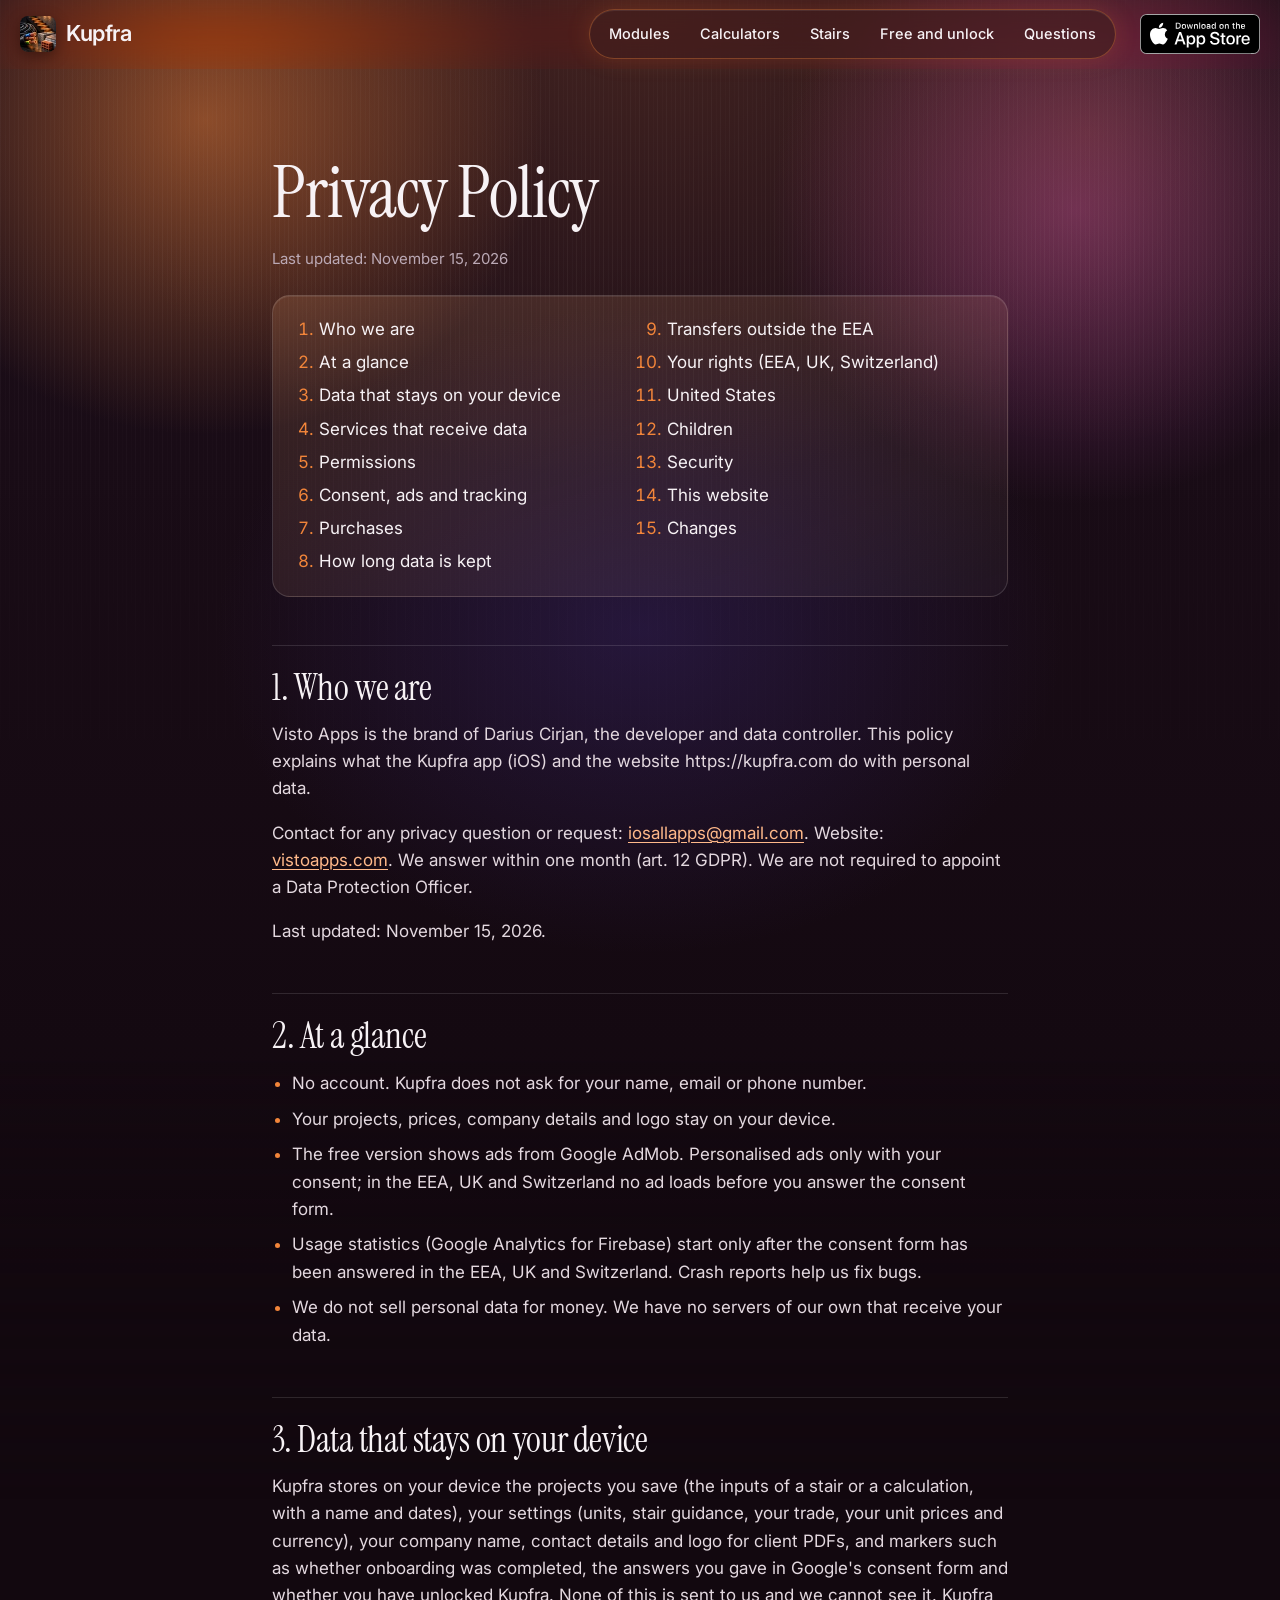
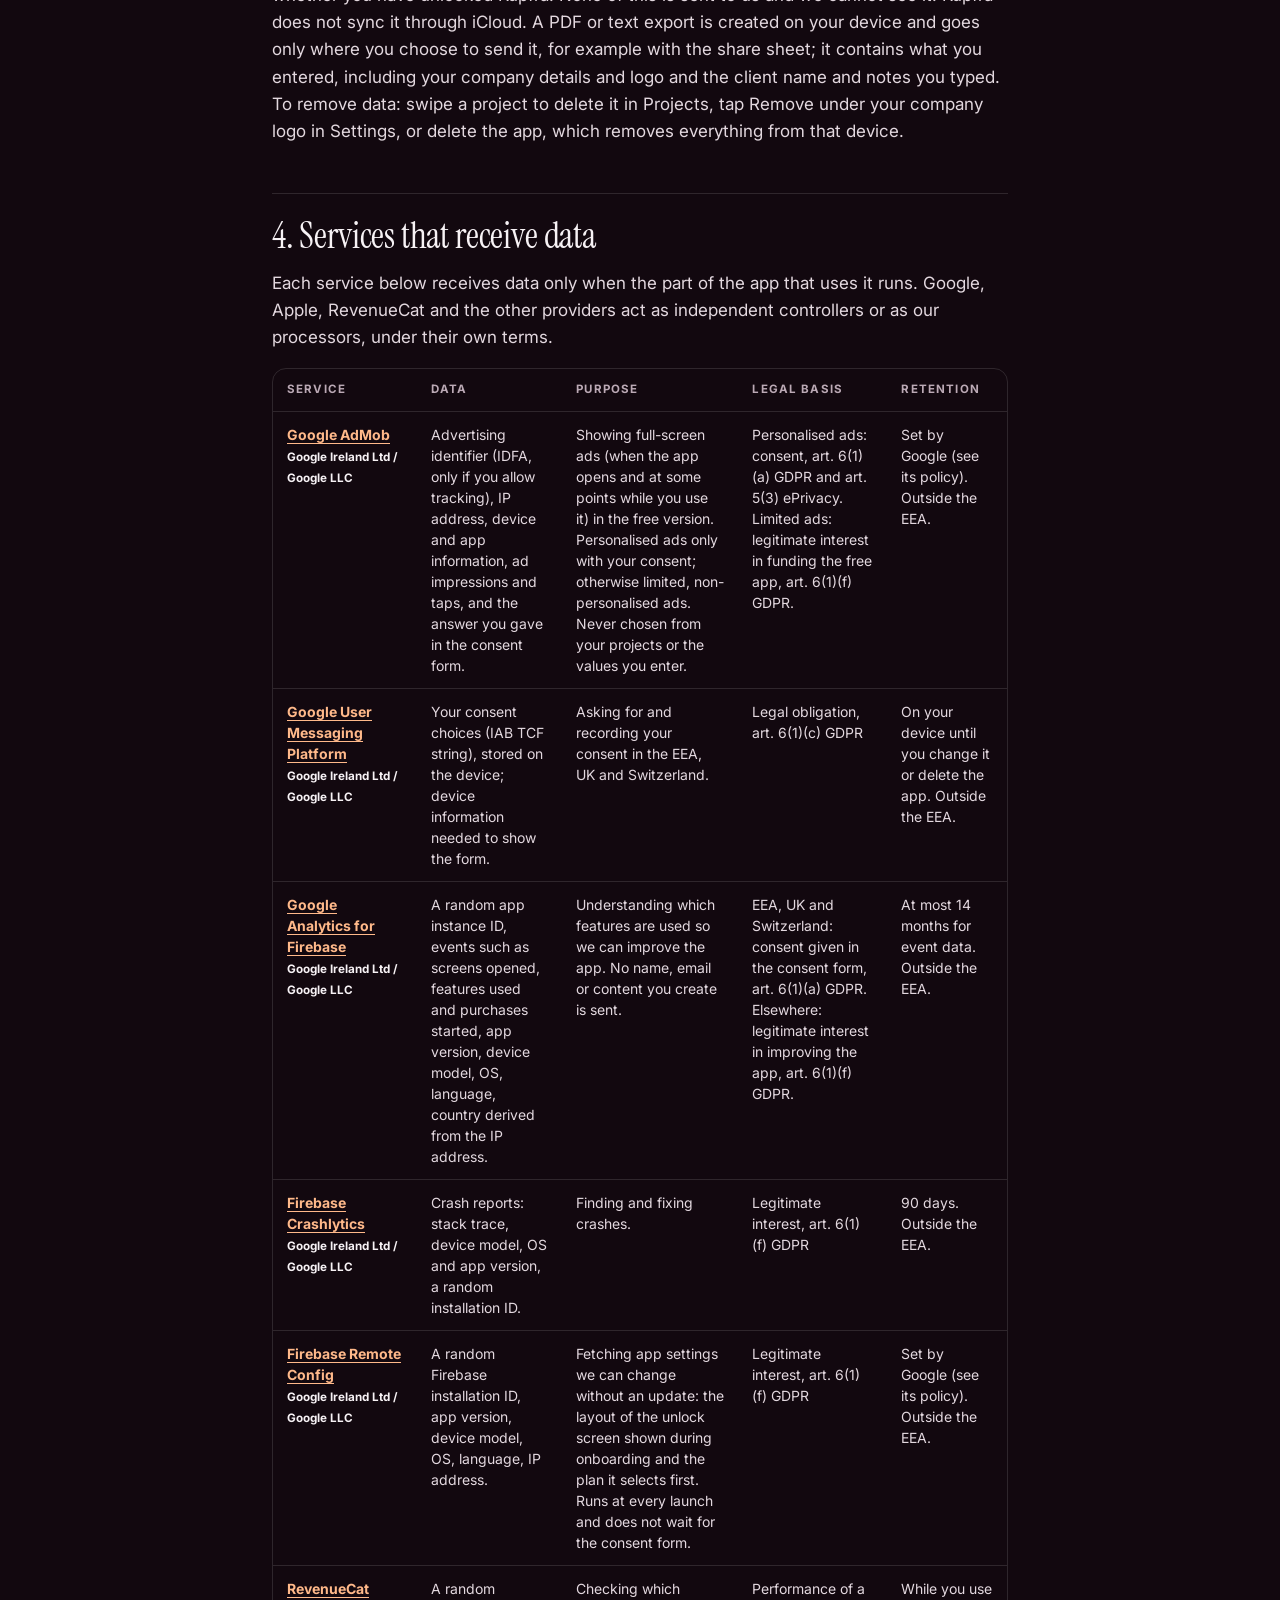
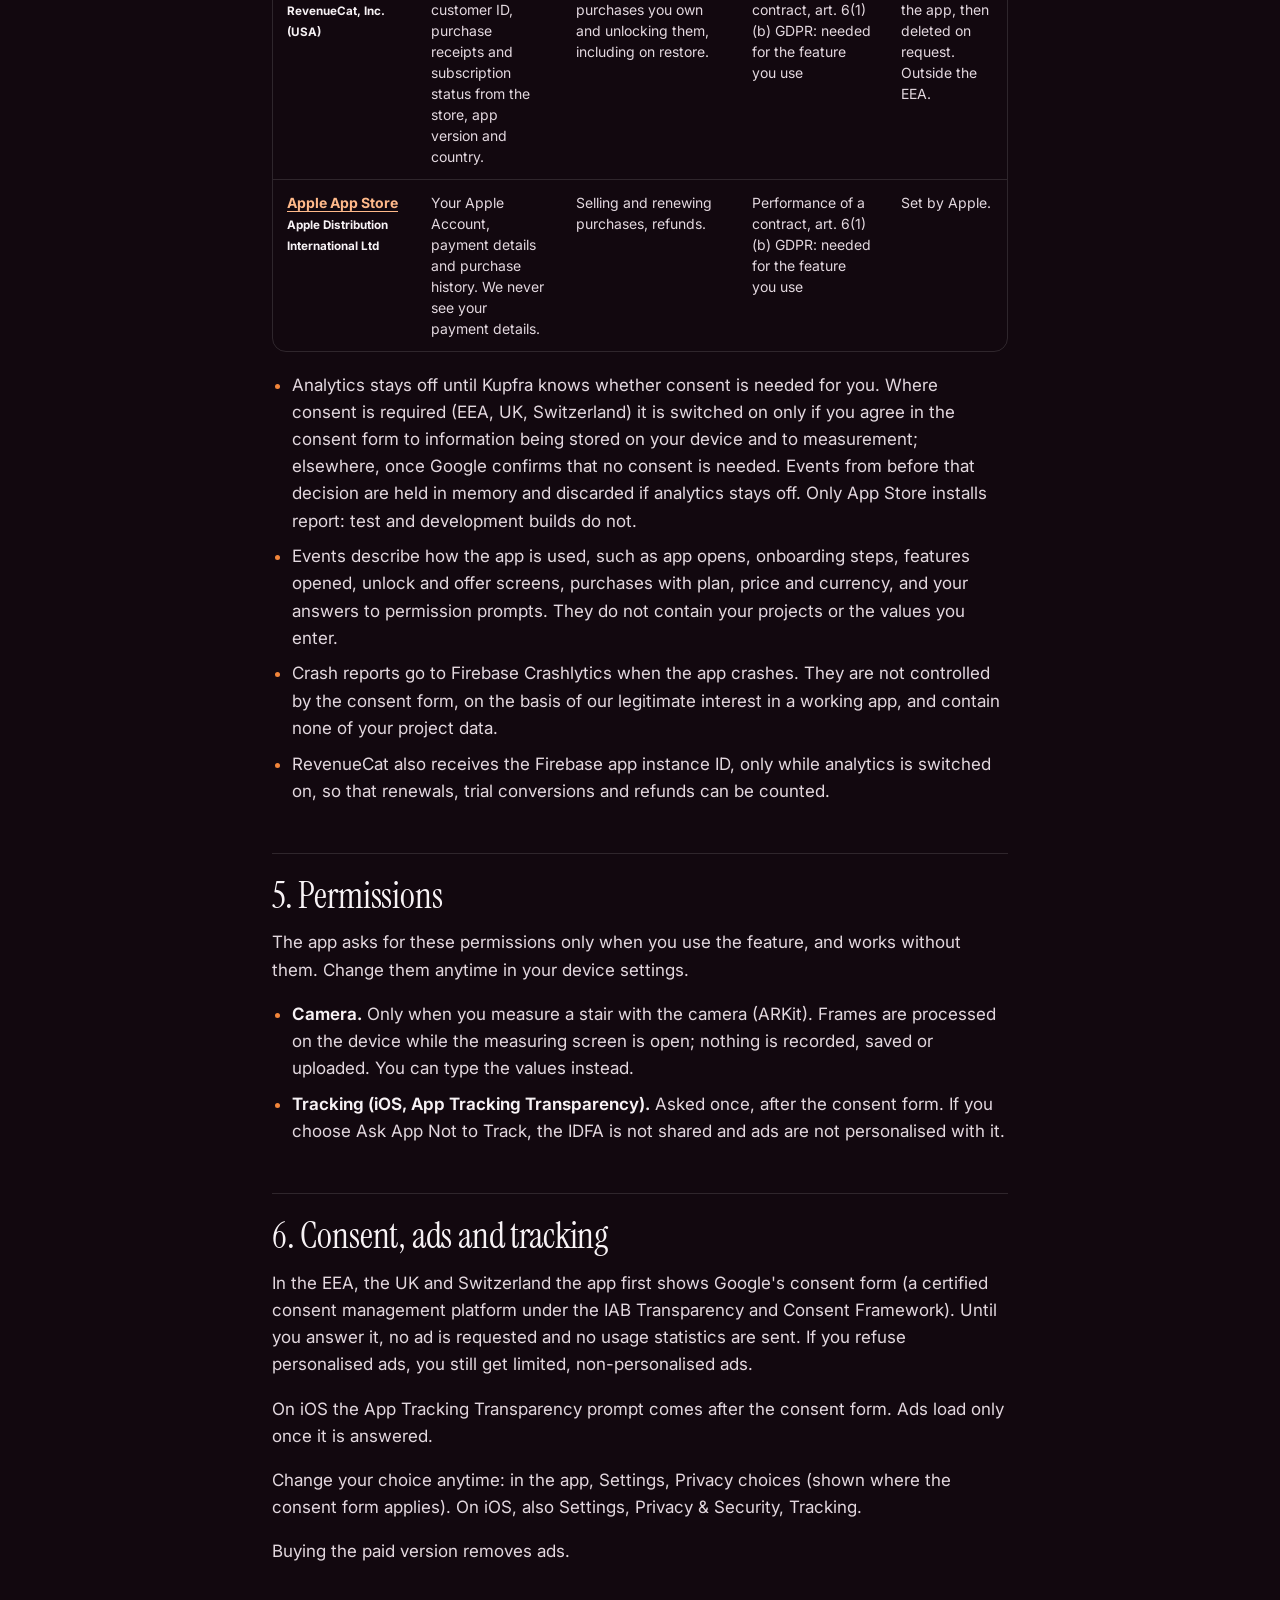
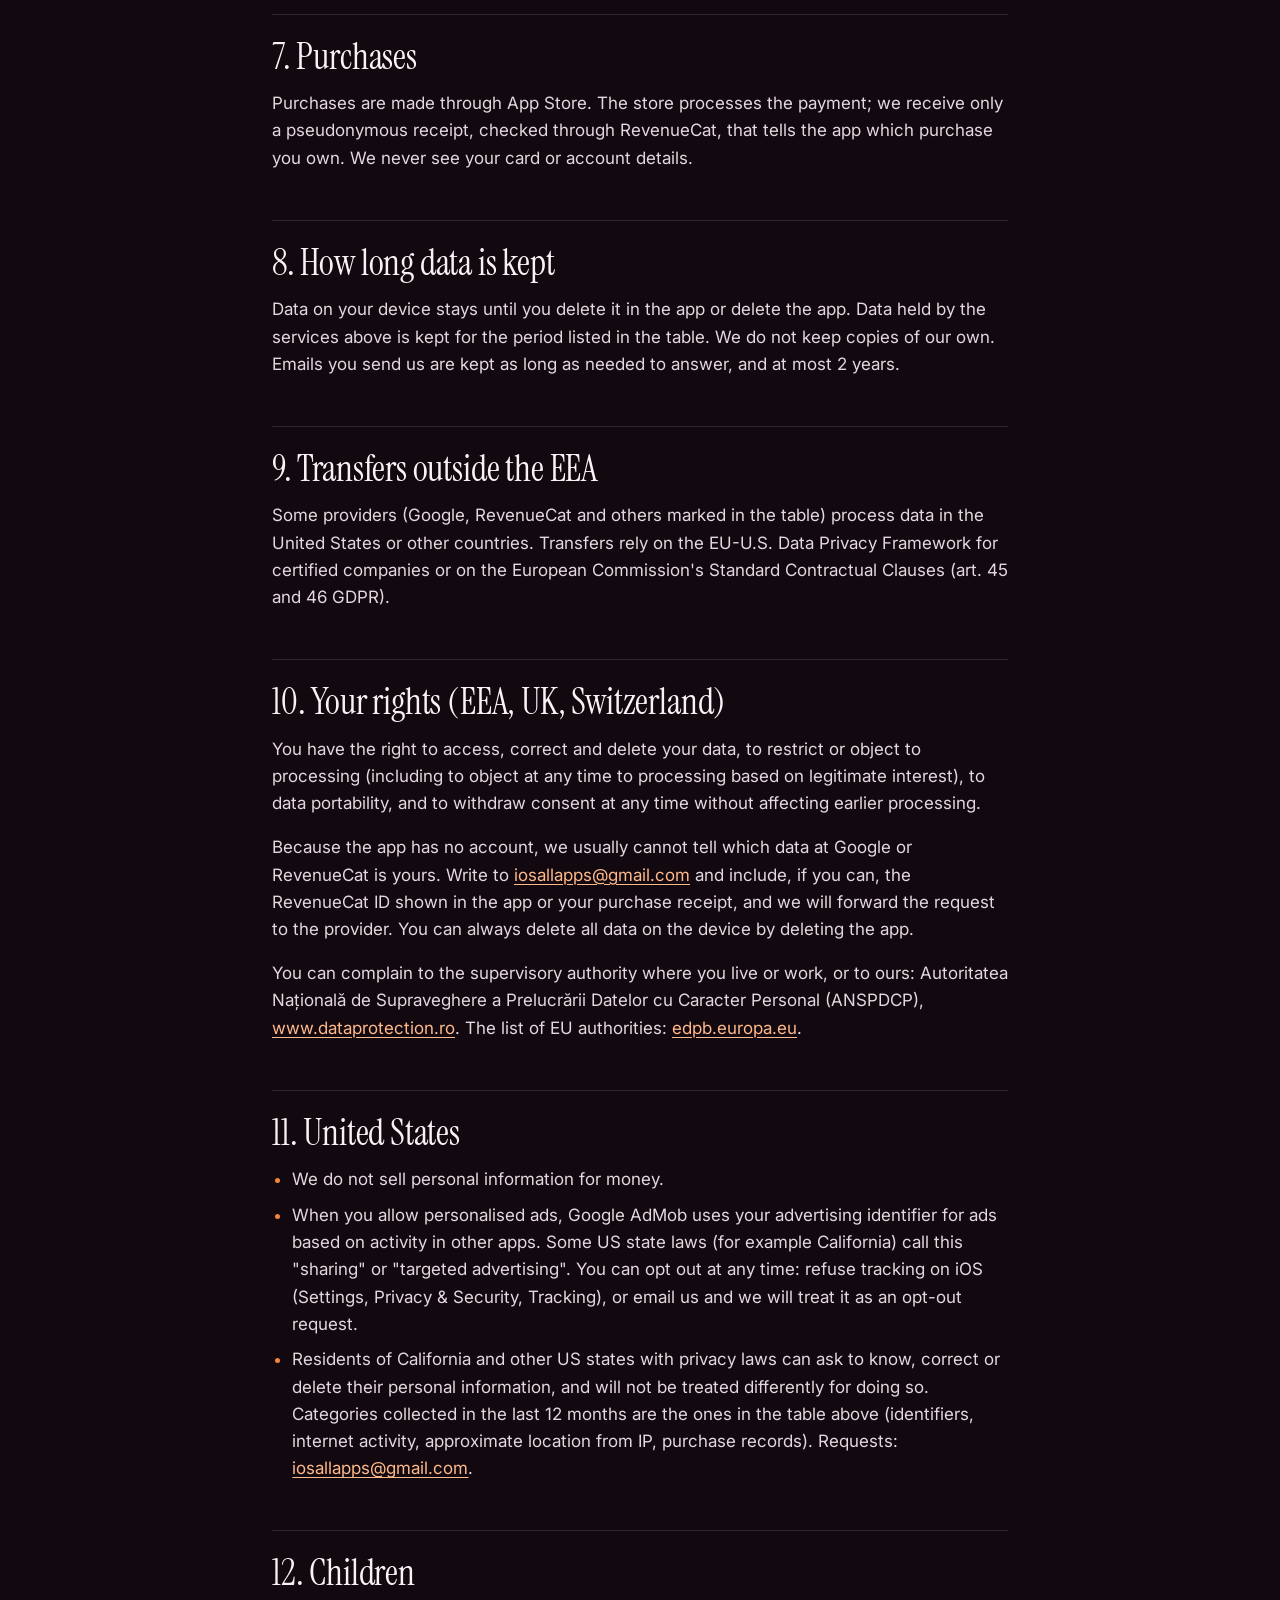
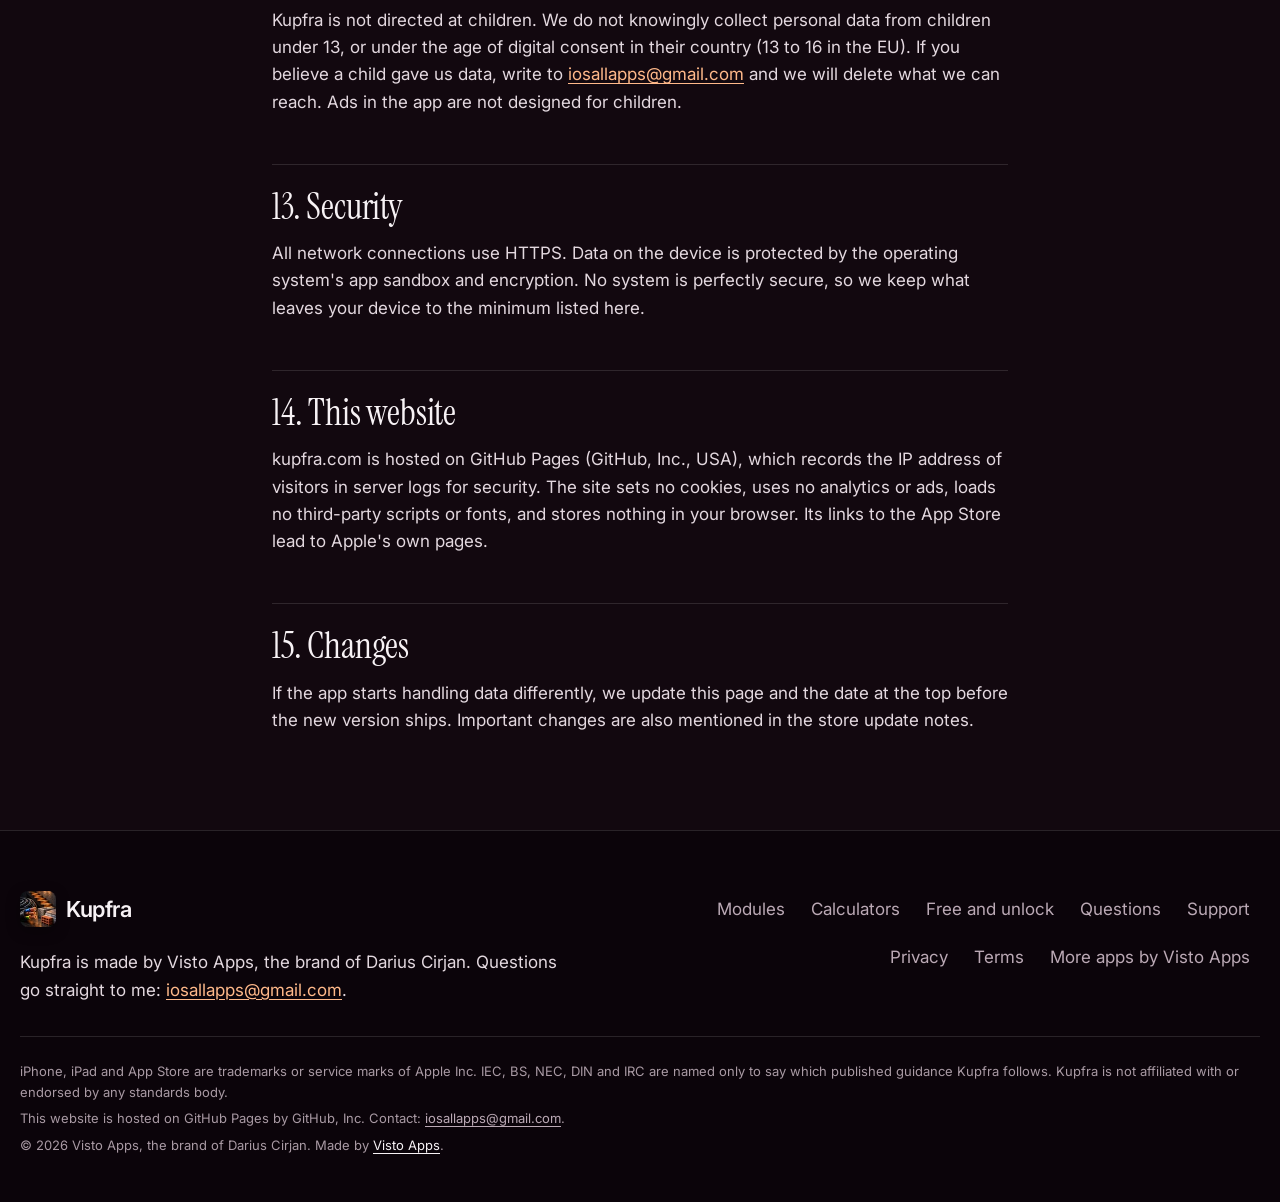
<file: privacy.html>
<!DOCTYPE html>
<html lang="en">
<head>
    <!-- build:head -->
    <meta charset="UTF-8">
    <meta name="viewport" content="width=device-width, initial-scale=1.0, viewport-fit=cover">
    <meta name="apple-itunes-app" content="app-id=6827716801">
    <title>Privacy Policy | Kupfra</title>
    <meta name="description" content="How Kupfra handles your data: projects stay on your device, no accounts, and Google and RevenueCat handle ads, analytics, crash reports and purchases.">
    <meta name="theme-color" content="#452424" data-scrolled="#0E0C0B">
    <meta name="color-scheme" content="dark">
    <link rel="canonical" href="https://kupfra.com/privacy.html">
    <link rel="alternate" hreflang="en" href="https://kupfra.com/privacy.html">
    <link rel="alternate" hreflang="x-default" href="https://kupfra.com/privacy.html">
    <meta property="og:type" content="website">
    <meta property="og:locale" content="en_US">
    <meta property="og:site_name" content="Kupfra">
    <meta property="og:url" content="https://kupfra.com/privacy.html">
    <meta property="og:title" content="Privacy Policy | Kupfra">
    <meta property="og:description" content="How Kupfra handles your data: projects stay on your device, no accounts, and Google and RevenueCat handle ads, analytics, crash reports and purchases.">
    <meta property="og:image" content="https://kupfra.com/og-image.png">
    <meta property="og:image:width" content="1200">
    <meta property="og:image:height" content="630">
    <meta property="og:image:alt" content="The Kupfra app icon next to the words Stairs, cables and concrete, over a lit oak and concrete stair.">
    <meta name="twitter:card" content="summary_large_image">
    <meta name="twitter:title" content="Privacy Policy | Kupfra">
    <meta name="twitter:description" content="How Kupfra handles your data: projects stay on your device, no accounts, and Google and RevenueCat handle ads, analytics, crash reports and purchases.">
    <meta name="twitter:image" content="https://kupfra.com/og-image.png">
    <link rel="icon" href="/favicon.ico" sizes="48x48">
    <link rel="icon" type="image/png" sizes="32x32" href="/favicon-32.png">
    <link rel="icon" type="image/png" sizes="16x16" href="/favicon-16.png">
    <link rel="apple-touch-icon" href="/apple-touch-icon.png">
    <link rel="preload" href="/fonts/instrument-serif.woff2" as="font" type="font/woff2" crossorigin>
    <link rel="preload" href="/fonts/inter.woff2" as="font" type="font/woff2" crossorigin>
    <link rel="stylesheet" href="/styles.css?v=20261116s">
    <script>document.documentElement.classList.add("js")</script>
    <!-- /build:head -->
    <!-- build:ld -->
    <script type="application/ld+json">
{
 "@context": "https://schema.org",
 "@graph": [
  {
   "@type": "BreadcrumbList",
   "itemListElement": [
    {
     "@type": "ListItem",
     "position": 1,
     "name": "Kupfra",
     "item": "https://kupfra.com/"
    },
    {
     "@type": "ListItem",
     "position": 2,
     "name": "Privacy Policy",
     "item": "https://kupfra.com/privacy.html"
    }
   ]
  }
 ]
}
    </script>
    <!-- /build:ld -->
</head>
<body>
    <a class="skip-link" href="#main">Skip to content</a>

    <!-- build:header -->
    <header class="site-header">
        <div class="wrap bar">
            <a class="brand" href="/" aria-label="Kupfra, home">
                <img src="/img/app-icon-64.webp" srcset="/img/app-icon-64.webp 1x, /img/app-icon-128.webp 2x" width="32" height="32" alt="">
                <span>Kupfra</span>
            </a>
            <nav class="nav" aria-label="Main">
                <ul class="nav-links">
                    <li><a href="/#modules">Modules</a></li>
                    <li><a href="/#calculators">Calculators</a></li>
                    <li><a href="/#stairs">Stairs</a></li>
                    <li><a href="/#price">Free and unlock</a></li>
                    <li><a href="/#questions">Questions</a></li>
                </ul>
            </nav>
            <a class="badge badge-nav" href="https://apps.apple.com/app/id6827716801"><img src="/img/app-store-black-en-us.svg" width="120" height="40" alt="Download Kupfra on the App Store"></a>
        </div>
    </header>
    <!-- /build:header -->

    <main id="main" class="doc">
        <div class="container">
            <!--legal:start-->
<h1>Privacy Policy</h1>
<p class="last-updated">Last updated: November 15, 2026</p>
<nav class="legal-toc" aria-label="Contents"><ol>
<li><a href="#intro">Who we are</a></li>
<li><a href="#glance">At a glance</a></li>
<li><a href="#local">Data that stays on your device</a></li>
<li><a href="#services">Services that receive data</a></li>
<li><a href="#permissions">Permissions</a></li>
<li><a href="#consent">Consent, ads and tracking</a></li>
<li><a href="#purchases">Purchases</a></li>
<li><a href="#retention">How long data is kept</a></li>
<li><a href="#transfers">Transfers outside the EEA</a></li>
<li><a href="#rights">Your rights (EEA, UK, Switzerland)</a></li>
<li><a href="#us">United States</a></li>
<li><a href="#children">Children</a></li>
<li><a href="#security">Security</a></li>
<li><a href="#website">This website</a></li>
<li><a href="#changes">Changes</a></li>
</ol></nav>
<section id="intro" class="legal-section"><h2>1. Who we are</h2><p>Visto Apps is the brand of Darius Cirjan, the developer and data controller. This policy explains what the Kupfra app (iOS) and the website https://kupfra.com do with personal data.</p><p>Contact for any privacy question or request: <a href="mailto:iosallapps@gmail.com">iosallapps@gmail.com</a>. Website: <a href="https://vistoapps.com" rel="noopener">vistoapps.com</a>. We answer within one month (art. 12 GDPR). We are not required to appoint a Data Protection Officer.</p><p>Last updated: November 15, 2026.</p></section>
<section id="glance" class="legal-section"><h2>2. At a glance</h2><ul><li>No account. Kupfra does not ask for your name, email or phone number.</li><li>Your projects, prices, company details and logo stay on your device.</li><li>The free version shows ads from Google AdMob. Personalised ads only with your consent; in the EEA, UK and Switzerland no ad loads before you answer the consent form.</li><li>Usage statistics (Google Analytics for Firebase) start only after the consent form has been answered in the EEA, UK and Switzerland. Crash reports help us fix bugs.</li><li>We do not sell personal data for money. We have no servers of our own that receive your data.</li></ul></section>
<section id="local" class="legal-section"><h2>3. Data that stays on your device</h2><p>Kupfra stores on your device the projects you save (the inputs of a stair or a calculation, with a name and dates), your settings (units, stair guidance, your trade, your unit prices and currency), your company name, contact details and logo for client PDFs, and markers such as whether onboarding was completed, the answers you gave in Google's consent form and whether you have unlocked Kupfra. None of this is sent to us and we cannot see it. Kupfra does not sync it through iCloud. A PDF or text export is created on your device and goes only where you choose to send it, for example with the share sheet; it contains what you entered, including your company details and logo and the client name and notes you typed. To remove data: swipe a project to delete it in Projects, tap Remove under your company logo in Settings, or delete the app, which removes everything from that device.</p></section>
<section id="services" class="legal-section"><h2>4. Services that receive data</h2><p>Each service below receives data only when the part of the app that uses it runs. Google, Apple, RevenueCat and the other providers act as independent controllers or as our processors, under their own terms.</p><div class="table-wrap"><table class="legal-table"><thead><tr><th scope="col">Service</th><th scope="col">Data</th><th scope="col">Purpose</th><th scope="col">Legal basis</th><th scope="col">Retention</th></tr></thead><tbody><tr><th scope="row"><a href="https://policies.google.com/technologies/ads" rel="noopener">Google AdMob</a><br><small>Google Ireland Ltd / Google LLC</small></th><td data-label="Data">Advertising identifier (IDFA, only if you allow tracking), IP address, device and app information, ad impressions and taps, and the answer you gave in the consent form.</td><td data-label="Purpose">Showing full-screen ads (when the app opens and at some points while you use it) in the free version. Personalised ads only with your consent; otherwise limited, non-personalised ads. Never chosen from your projects or the values you enter.</td><td data-label="Legal basis">Personalised ads: consent, art. 6(1)(a) GDPR and art. 5(3) ePrivacy. Limited ads: legitimate interest in funding the free app, art. 6(1)(f) GDPR.</td><td data-label="Retention">Set by Google (see its policy). Outside the EEA.</td></tr><tr><th scope="row"><a href="https://policies.google.com/privacy" rel="noopener">Google User Messaging Platform</a><br><small>Google Ireland Ltd / Google LLC</small></th><td data-label="Data">Your consent choices (IAB TCF string), stored on the device; device information needed to show the form.</td><td data-label="Purpose">Asking for and recording your consent in the EEA, UK and Switzerland.</td><td data-label="Legal basis">Legal obligation, art. 6(1)(c) GDPR</td><td data-label="Retention">On your device until you change it or delete the app. Outside the EEA.</td></tr><tr><th scope="row"><a href="https://firebase.google.com/support/privacy" rel="noopener">Google Analytics for Firebase</a><br><small>Google Ireland Ltd / Google LLC</small></th><td data-label="Data">A random app instance ID, events such as screens opened, features used and purchases started, app version, device model, OS, language, country derived from the IP address.</td><td data-label="Purpose">Understanding which features are used so we can improve the app. No name, email or content you create is sent.</td><td data-label="Legal basis">EEA, UK and Switzerland: consent given in the consent form, art. 6(1)(a) GDPR. Elsewhere: legitimate interest in improving the app, art. 6(1)(f) GDPR.</td><td data-label="Retention">At most 14 months for event data. Outside the EEA.</td></tr><tr><th scope="row"><a href="https://firebase.google.com/support/privacy" rel="noopener">Firebase Crashlytics</a><br><small>Google Ireland Ltd / Google LLC</small></th><td data-label="Data">Crash reports: stack trace, device model, OS and app version, a random installation ID.</td><td data-label="Purpose">Finding and fixing crashes.</td><td data-label="Legal basis">Legitimate interest, art. 6(1)(f) GDPR</td><td data-label="Retention">90 days. Outside the EEA.</td></tr><tr><th scope="row"><a href="https://firebase.google.com/support/privacy" rel="noopener">Firebase Remote Config</a><br><small>Google Ireland Ltd / Google LLC</small></th><td data-label="Data">A random Firebase installation ID, app version, device model, OS, language, IP address.</td><td data-label="Purpose">Fetching app settings we can change without an update: the layout of the unlock screen shown during onboarding and the plan it selects first. Runs at every launch and does not wait for the consent form.</td><td data-label="Legal basis">Legitimate interest, art. 6(1)(f) GDPR</td><td data-label="Retention">Set by Google (see its policy). Outside the EEA.</td></tr><tr><th scope="row"><a href="https://www.revenuecat.com/privacy" rel="noopener">RevenueCat</a><br><small>RevenueCat, Inc. (USA)</small></th><td data-label="Data">A random customer ID, purchase receipts and subscription status from the store, app version and country.</td><td data-label="Purpose">Checking which purchases you own and unlocking them, including on restore.</td><td data-label="Legal basis">Performance of a contract, art. 6(1)(b) GDPR: needed for the feature you use</td><td data-label="Retention">While you use the app, then deleted on request. Outside the EEA.</td></tr><tr><th scope="row"><a href="https://www.apple.com/legal/privacy/" rel="noopener">Apple App Store</a><br><small>Apple Distribution International Ltd</small></th><td data-label="Data">Your Apple Account, payment details and purchase history. We never see your payment details.</td><td data-label="Purpose">Selling and renewing purchases, refunds.</td><td data-label="Legal basis">Performance of a contract, art. 6(1)(b) GDPR: needed for the feature you use</td><td data-label="Retention">Set by Apple.</td></tr></tbody></table></div><ul><li>Analytics stays off until Kupfra knows whether consent is needed for you. Where consent is required (EEA, UK, Switzerland) it is switched on only if you agree in the consent form to information being stored on your device and to measurement; elsewhere, once Google confirms that no consent is needed. Events from before that decision are held in memory and discarded if analytics stays off. Only App Store installs report: test and development builds do not.</li><li>Events describe how the app is used, such as app opens, onboarding steps, features opened, unlock and offer screens, purchases with plan, price and currency, and your answers to permission prompts. They do not contain your projects or the values you enter.</li><li>Crash reports go to Firebase Crashlytics when the app crashes. They are not controlled by the consent form, on the basis of our legitimate interest in a working app, and contain none of your project data.</li><li>RevenueCat also receives the Firebase app instance ID, only while analytics is switched on, so that renewals, trial conversions and refunds can be counted.</li></ul></section>
<section id="permissions" class="legal-section"><h2>5. Permissions</h2><p>The app asks for these permissions only when you use the feature, and works without them. Change them anytime in your device settings.</p><ul><li><strong>Camera.</strong> Only when you measure a stair with the camera (ARKit). Frames are processed on the device while the measuring screen is open; nothing is recorded, saved or uploaded. You can type the values instead.</li><li><strong>Tracking (iOS, App Tracking Transparency).</strong> Asked once, after the consent form. If you choose Ask App Not to Track, the IDFA is not shared and ads are not personalised with it.</li></ul></section>
<section id="consent" class="legal-section"><h2>6. Consent, ads and tracking</h2><p>In the EEA, the UK and Switzerland the app first shows Google's consent form (a certified consent management platform under the IAB Transparency and Consent Framework). Until you answer it, no ad is requested and no usage statistics are sent. If you refuse personalised ads, you still get limited, non-personalised ads.</p><p>On iOS the App Tracking Transparency prompt comes after the consent form. Ads load only once it is answered.</p><p>Change your choice anytime: in the app, Settings, Privacy choices (shown where the consent form applies). On iOS, also Settings, Privacy & Security, Tracking.</p><p>Buying the paid version removes ads.</p></section>
<section id="purchases" class="legal-section"><h2>7. Purchases</h2><p>Purchases are made through App Store. The store processes the payment; we receive only a pseudonymous receipt, checked through RevenueCat, that tells the app which purchase you own. We never see your card or account details.</p></section>
<section id="retention" class="legal-section"><h2>8. How long data is kept</h2><p>Data on your device stays until you delete it in the app or delete the app. Data held by the services above is kept for the period listed in the table. We do not keep copies of our own. Emails you send us are kept as long as needed to answer, and at most 2 years.</p></section>
<section id="transfers" class="legal-section"><h2>9. Transfers outside the EEA</h2><p>Some providers (Google, RevenueCat and others marked in the table) process data in the United States or other countries. Transfers rely on the EU-U.S. Data Privacy Framework for certified companies or on the European Commission's Standard Contractual Clauses (art. 45 and 46 GDPR).</p></section>
<section id="rights" class="legal-section"><h2>10. Your rights (EEA, UK, Switzerland)</h2><p>You have the right to access, correct and delete your data, to restrict or object to processing (including to object at any time to processing based on legitimate interest), to data portability, and to withdraw consent at any time without affecting earlier processing.</p><p>Because the app has no account, we usually cannot tell which data at Google or RevenueCat is yours. Write to <a href="mailto:iosallapps@gmail.com">iosallapps@gmail.com</a> and include, if you can, the RevenueCat ID shown in the app or your purchase receipt, and we will forward the request to the provider. You can always delete all data on the device by deleting the app.</p><p>You can complain to the supervisory authority where you live or work, or to ours: Autoritatea Națională de Supraveghere a Prelucrării Datelor cu Caracter Personal (ANSPDCP), <a href="https://www.dataprotection.ro" rel="noopener">www.dataprotection.ro</a>. The list of EU authorities: <a href="https://www.edpb.europa.eu/about-edpb/about-edpb/members_en" rel="noopener">edpb.europa.eu</a>.</p></section>
<section id="us" class="legal-section"><h2>11. United States</h2><ul><li>We do not sell personal information for money.</li><li>When you allow personalised ads, Google AdMob uses your advertising identifier for ads based on activity in other apps. Some US state laws (for example California) call this "sharing" or "targeted advertising". You can opt out at any time: refuse tracking on iOS (Settings, Privacy & Security, Tracking), or email us and we will treat it as an opt-out request.</li><li>Residents of California and other US states with privacy laws can ask to know, correct or delete their personal information, and will not be treated differently for doing so. Categories collected in the last 12 months are the ones in the table above (identifiers, internet activity, approximate location from IP, purchase records). Requests: <a href="mailto:iosallapps@gmail.com">iosallapps@gmail.com</a>.</li></ul></section>
<section id="children" class="legal-section"><h2>12. Children</h2><p>Kupfra is not directed at children. We do not knowingly collect personal data from children under 13, or under the age of digital consent in their country (13 to 16 in the EU). If you believe a child gave us data, write to <a href="mailto:iosallapps@gmail.com">iosallapps@gmail.com</a> and we will delete what we can reach. Ads in the app are not designed for children.</p></section>
<section id="security" class="legal-section"><h2>13. Security</h2><p>All network connections use HTTPS. Data on the device is protected by the operating system's app sandbox and encryption. No system is perfectly secure, so we keep what leaves your device to the minimum listed here.</p></section>
<section id="website" class="legal-section"><h2>14. This website</h2><p>kupfra.com is hosted on GitHub Pages (GitHub, Inc., USA), which records the IP address of visitors in server logs for security. The site sets no cookies, uses no analytics or ads, loads no third-party scripts or fonts, and stores nothing in your browser. Its links to the App Store lead to Apple's own pages.</p></section>
<section id="changes" class="legal-section"><h2>15. Changes</h2><p>If the app starts handling data differently, we update this page and the date at the top before the new version ships. Important changes are also mentioned in the store update notes.</p></section>
<!--legal:end-->
        </div>
    </main>

    <!-- build:footer -->
    <footer class="site-footer">
        <div class="wrap">
            <div class="footer-top">
                <div>
                    <a class="brand" href="/" aria-label="Kupfra, home">
                        <img src="/img/app-icon-64.webp" srcset="/img/app-icon-64.webp 1x, /img/app-icon-128.webp 2x" width="32" height="32" alt="" loading="lazy" decoding="async">
                        <span>Kupfra</span>
                    </a>
                    <p class="footer-maker">Kupfra is made by Visto Apps, the brand of Darius Cirjan. Questions go straight to me: <a href="mailto:iosallapps@gmail.com">iosallapps@gmail.com</a>.</p>
                </div>
                <nav aria-label="Footer">
                    <ul class="footer-links">
                        <li><a href="/#modules">Modules</a></li>
                        <li><a href="/#calculators">Calculators</a></li>
                        <li><a href="/#price">Free and unlock</a></li>
                        <li><a href="/#questions">Questions</a></li>
                        <li><a href="/support.html">Support</a></li>
                        <li><a href="/privacy.html">Privacy</a></li>
                        <li><a href="/terms.html">Terms</a></li>
                        <li><a href="https://vistoapps.com/apps.html">More apps by Visto Apps</a></li>
                    </ul>
                </nav>
            </div>
            <div class="footer-small">
                <p>iPhone, iPad and App Store are trademarks or service marks of Apple Inc. IEC, BS, NEC, DIN and IRC are named only to say which published guidance Kupfra follows. Kupfra is not affiliated with or endorsed by any standards body.</p>
                <p>This website is hosted on GitHub Pages by GitHub, Inc. Contact: <a href="mailto:iosallapps@gmail.com">iosallapps@gmail.com</a>.</p>
                <p>&copy; 2026 Visto Apps, the brand of Darius Cirjan. <span class="footer-visto">Made by <a href="https://vistoapps.com">Visto Apps</a>.</span></p>
            </div>
        </div>
    </footer>
    <!-- /build:footer -->
</body>
</html>
</file>
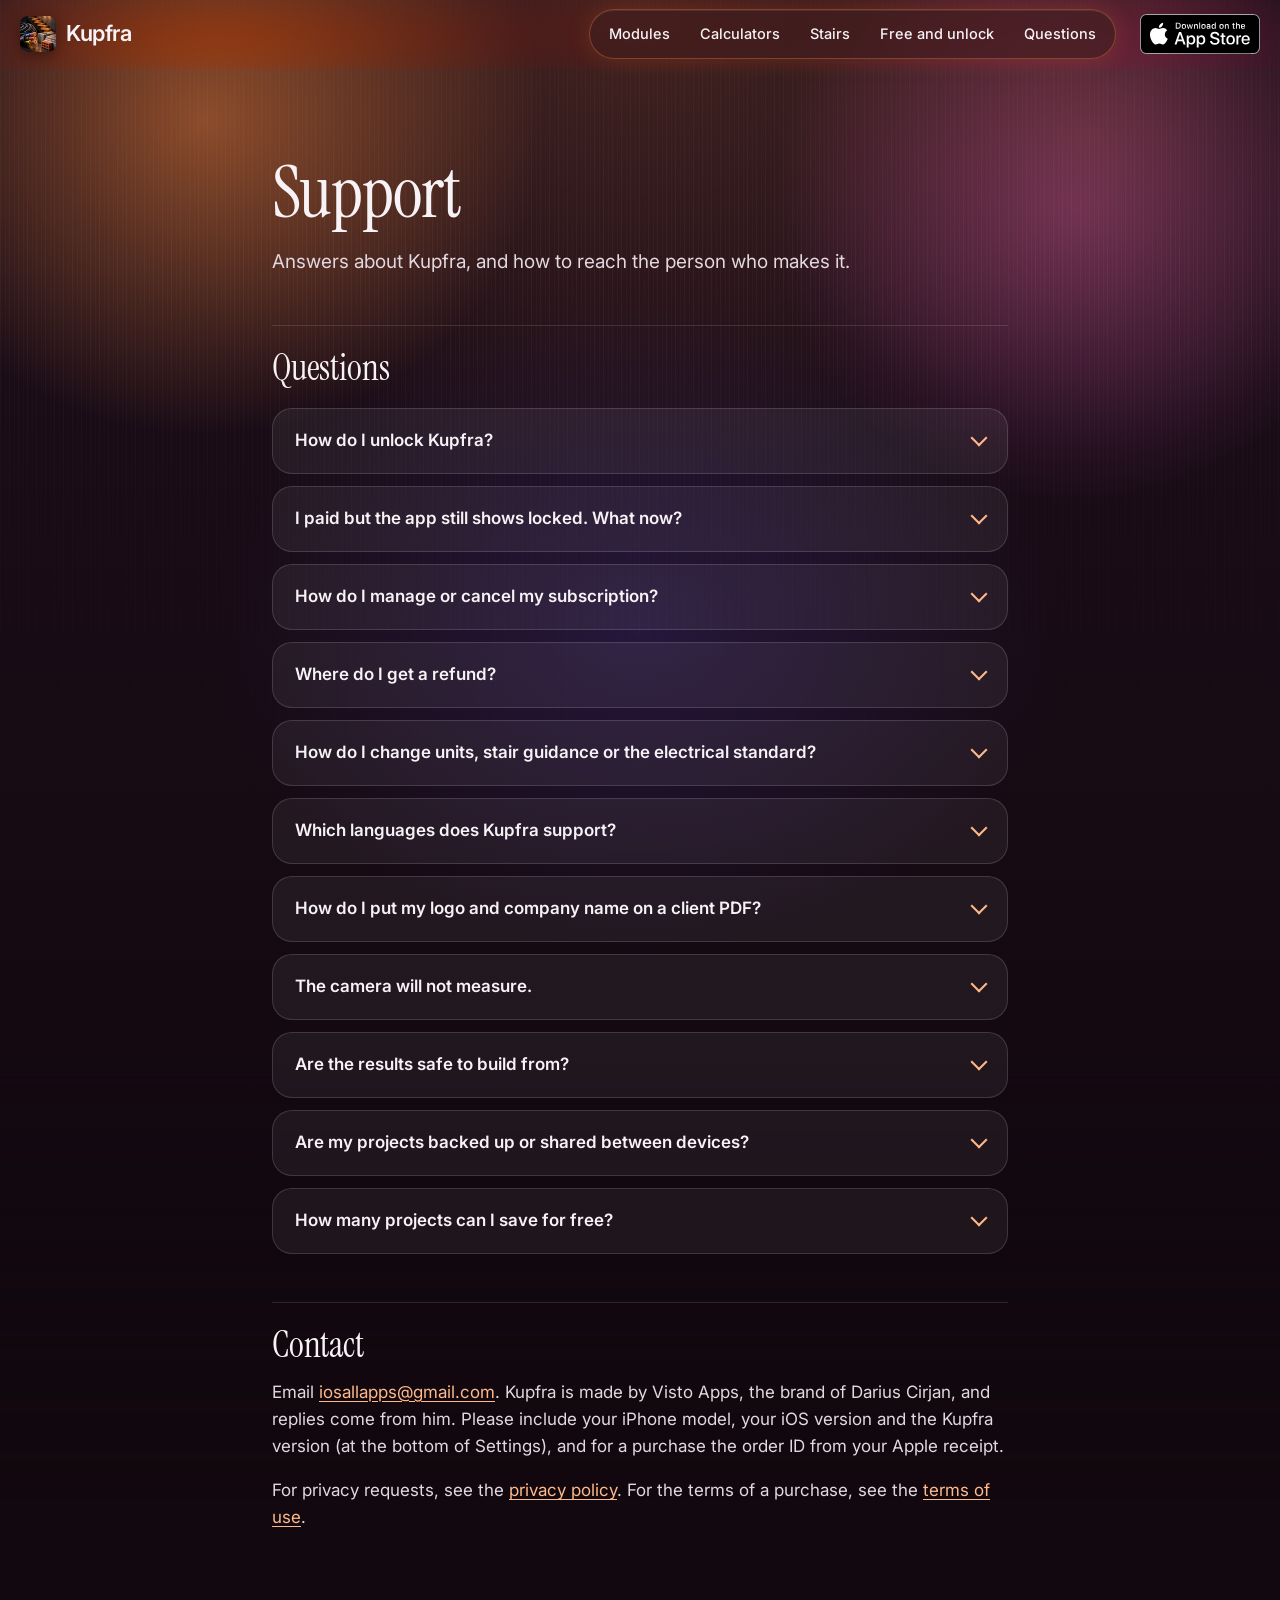
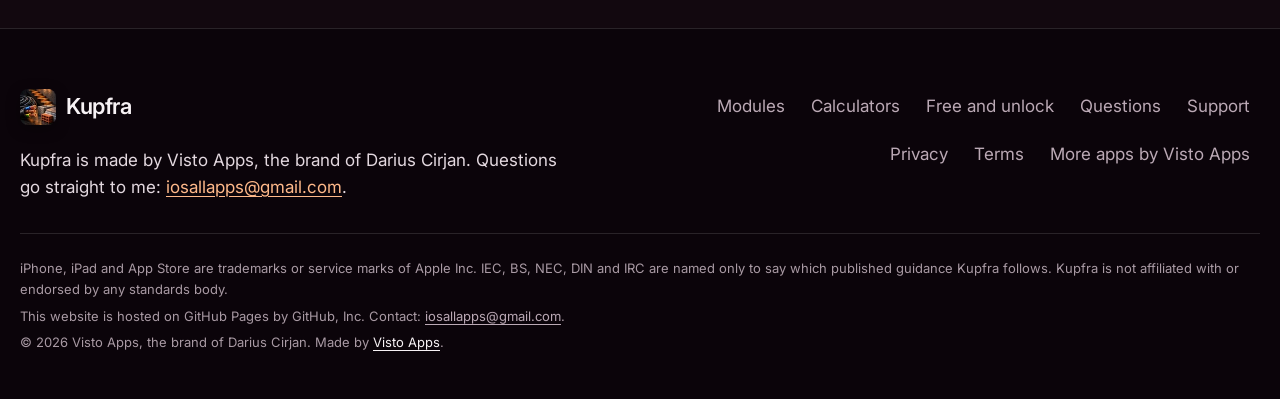
<file: support.html>
<!DOCTYPE html>
<html lang="en">
<head>
    <!-- build:head -->
    <meta charset="UTF-8">
    <meta name="viewport" content="width=device-width, initial-scale=1.0, viewport-fit=cover">
    <meta name="apple-itunes-app" content="app-id=6827716801">
    <title>Kupfra Support: Unlock, Restore, Units, Contact</title>
    <meta name="description" content="Help with Kupfra: unlock and restore purchases, manage a subscription, set units and standards by region, add your logo to client PDFs, and get in touch.">
    <meta name="theme-color" content="#452424" data-scrolled="#0E0C0B">
    <meta name="color-scheme" content="dark">
    <link rel="canonical" href="https://kupfra.com/support.html">
    <link rel="alternate" hreflang="en" href="https://kupfra.com/support.html">
    <link rel="alternate" hreflang="x-default" href="https://kupfra.com/support.html">
    <meta property="og:type" content="website">
    <meta property="og:locale" content="en_US">
    <meta property="og:site_name" content="Kupfra">
    <meta property="og:url" content="https://kupfra.com/support.html">
    <meta property="og:title" content="Kupfra Support: Unlock, Restore, Units, Contact">
    <meta property="og:description" content="Help with Kupfra: unlock and restore purchases, manage a subscription, set units and standards by region, add your logo to client PDFs, and get in touch.">
    <meta property="og:image" content="https://kupfra.com/og-image.png">
    <meta property="og:image:width" content="1200">
    <meta property="og:image:height" content="630">
    <meta property="og:image:alt" content="The Kupfra app icon next to the words Stairs, cables and concrete, over a lit oak and concrete stair.">
    <meta name="twitter:card" content="summary_large_image">
    <meta name="twitter:title" content="Kupfra Support: Unlock, Restore, Units, Contact">
    <meta name="twitter:description" content="Help with Kupfra: unlock and restore purchases, manage a subscription, set units and standards by region, add your logo to client PDFs, and get in touch.">
    <meta name="twitter:image" content="https://kupfra.com/og-image.png">
    <link rel="icon" href="/favicon.ico" sizes="48x48">
    <link rel="icon" type="image/png" sizes="32x32" href="/favicon-32.png">
    <link rel="icon" type="image/png" sizes="16x16" href="/favicon-16.png">
    <link rel="apple-touch-icon" href="/apple-touch-icon.png">
    <link rel="preload" href="/fonts/instrument-serif.woff2" as="font" type="font/woff2" crossorigin>
    <link rel="preload" href="/fonts/inter.woff2" as="font" type="font/woff2" crossorigin>
    <link rel="stylesheet" href="/styles.css?v=20261116s">
    <script>document.documentElement.classList.add("js")</script>
    <!-- /build:head -->
    <!-- build:ld -->
    <script type="application/ld+json">
{
 "@context": "https://schema.org",
 "@graph": [
  {
   "@type": "BreadcrumbList",
   "itemListElement": [
    {
     "@type": "ListItem",
     "position": 1,
     "name": "Kupfra",
     "item": "https://kupfra.com/"
    },
    {
     "@type": "ListItem",
     "position": 2,
     "name": "Support",
     "item": "https://kupfra.com/support.html"
    }
   ]
  }
 ]
}
    </script>
    <!-- /build:ld -->
</head>
<body>
    <a class="skip-link" href="#main">Skip to content</a>

    <!-- build:header -->
    <header class="site-header">
        <div class="wrap bar">
            <a class="brand" href="/" aria-label="Kupfra, home">
                <img src="/img/app-icon-64.webp" srcset="/img/app-icon-64.webp 1x, /img/app-icon-128.webp 2x" width="32" height="32" alt="">
                <span>Kupfra</span>
            </a>
            <nav class="nav" aria-label="Main">
                <ul class="nav-links">
                    <li><a href="/#modules">Modules</a></li>
                    <li><a href="/#calculators">Calculators</a></li>
                    <li><a href="/#stairs">Stairs</a></li>
                    <li><a href="/#price">Free and unlock</a></li>
                    <li><a href="/#questions">Questions</a></li>
                </ul>
            </nav>
            <a class="badge badge-nav" href="https://apps.apple.com/app/id6827716801"><img src="/img/app-store-black-en-us.svg" width="120" height="40" alt="Download Kupfra on the App Store"></a>
        </div>
    </header>
    <!-- /build:header -->

    <main id="main" class="doc">
        <div class="container">
            <h1>Support</h1>
            <p class="doc-intro">Answers about Kupfra, and how to reach the person who makes it.</p>
            <h2>Questions</h2>
            <div class="faq">
                <details>
                    <summary>How do I unlock Kupfra?</summary>
                    <div class="answer"><p>Open Settings in the app and tap Unlock everything, or open any locked feature. Choose Weekly, Monthly or Lifetime and confirm with Apple. The unlock adds every stair type, every calculator, design options, the materials and cost estimate, client PDFs, PDF and text export, camera measuring and unlimited projects, and removes ads. The price of each option is shown in your currency before you buy.</p></div>
                </details>
                <details>
                    <summary>I paid but the app still shows locked. What now?</summary>
                    <div class="answer"><p>Tap Restore purchases on the unlock screen, or in Settings. Make sure you are signed in to the same Apple Account that bought it. If it still does not unlock, email us with the order ID from your Apple receipt.</p></div>
                </details>
                <details>
                    <summary>How do I manage or cancel my subscription?</summary>
                    <div class="answer"><p>On your iPhone open Settings, tap your name, then Subscriptions, and choose Kupfra. Cancel at least 24 hours before the renewal date. Deleting the app does not cancel a subscription. The lifetime purchase does not renew.</p></div>
                </details>
                <details>
                    <summary>Where do I get a refund?</summary>
                    <div class="answer"><p>Purchases are handled by Apple, so refunds are too. Request one at <a href="https://reportaproblem.apple.com">reportaproblem.apple.com</a>.</p></div>
                </details>
                <details>
                    <summary>How do I change units, stair guidance or the electrical standard?</summary>
                    <div class="answer"><p>Units (metric or imperial) and stair guidance (DIN 18065, the US IRC or the English Approved Document K) are in Settings. Both start from your device's region. Electrical calculators let you choose IEC 60364, BS 7671 or the NEC, the conductor material, the insulation and the installation method for each calculation.</p></div>
                </details>
                <details>
                    <summary>Which languages does Kupfra support?</summary>
                    <div class="answer"><p>45 languages: Arabic, Bengali, Catalan, Chinese (Simplified and Traditional), Croatian, Czech, Danish, Dutch, English, Finnish, French, German, Greek, Gujarati, Hebrew, Hindi, Hungarian, Indonesian, Italian, Japanese, Kannada, Korean, Malay, Malayalam, Marathi, Norwegian Bokm&aring;l, Odia, Polish, Portuguese (Brazil and Portugal), Punjabi, Romanian, Russian, Slovak, Slovenian, Spanish, Swedish, Tamil, Telugu, Thai, Turkish, Ukrainian, Urdu and Vietnamese. Kupfra follows your device's language.</p></div>
                </details>
                <details>
                    <summary>How do I put my logo and company name on a client PDF?</summary>
                    <div class="answer"><p>Open Settings, then Your company. Add your company name, contact details and logo. They appear on the client PDF of a stair design. Your logo and details stay on your device.</p></div>
                </details>
                <details>
                    <summary>The camera will not measure.</summary>
                    <div class="answer"><p>Camera measuring needs camera access: turn it on for Kupfra in the Settings app, under Kupfra. It also needs a device that supports ARKit world tracking, and works best in good light with the floor and the floor above in view. You can always type the values instead, and you should check any camera value with a tape.</p></div>
                </details>
                <details>
                    <summary>Are the results safe to build from?</summary>
                    <div class="answer"><p>They are guidance for planning. Check your local building code before you build, and have electrical work signed off by a qualified electrician. See the <a href="/terms.html">terms</a>.</p></div>
                </details>
                <details>
                    <summary>Are my projects backed up or shared between devices?</summary>
                    <div class="answer"><p>No. Projects are stored on your device only, and Kupfra does not sync them through iCloud. A device backup made by Apple may include the app's data.</p></div>
                </details>
                <details>
                    <summary>How many projects can I save for free?</summary>
                    <div class="answer"><p>Up to 3. The unlock removes the limit.</p></div>
                </details>
            </div>
            <h2 id="contact">Contact</h2>
            <p>Email <a href="mailto:iosallapps@gmail.com">iosallapps@gmail.com</a>. Kupfra is made by Visto Apps, the brand of Darius Cirjan, and replies come from him. Please include your iPhone model, your iOS version and the Kupfra version (at the bottom of Settings), and for a purchase the order ID from your Apple receipt.</p>
            <p>For privacy requests, see the <a href="/privacy.html">privacy policy</a>. For the terms of a purchase, see the <a href="/terms.html">terms of use</a>.</p>
        </div>
    </main>

    <!-- build:footer -->
    <footer class="site-footer">
        <div class="wrap">
            <div class="footer-top">
                <div>
                    <a class="brand" href="/" aria-label="Kupfra, home">
                        <img src="/img/app-icon-64.webp" srcset="/img/app-icon-64.webp 1x, /img/app-icon-128.webp 2x" width="32" height="32" alt="" loading="lazy" decoding="async">
                        <span>Kupfra</span>
                    </a>
                    <p class="footer-maker">Kupfra is made by Visto Apps, the brand of Darius Cirjan. Questions go straight to me: <a href="mailto:iosallapps@gmail.com">iosallapps@gmail.com</a>.</p>
                </div>
                <nav aria-label="Footer">
                    <ul class="footer-links">
                        <li><a href="/#modules">Modules</a></li>
                        <li><a href="/#calculators">Calculators</a></li>
                        <li><a href="/#price">Free and unlock</a></li>
                        <li><a href="/#questions">Questions</a></li>
                        <li><a href="/support.html">Support</a></li>
                        <li><a href="/privacy.html">Privacy</a></li>
                        <li><a href="/terms.html">Terms</a></li>
                        <li><a href="https://vistoapps.com/apps.html">More apps by Visto Apps</a></li>
                    </ul>
                </nav>
            </div>
            <div class="footer-small">
                <p>iPhone, iPad and App Store are trademarks or service marks of Apple Inc. IEC, BS, NEC, DIN and IRC are named only to say which published guidance Kupfra follows. Kupfra is not affiliated with or endorsed by any standards body.</p>
                <p>This website is hosted on GitHub Pages by GitHub, Inc. Contact: <a href="mailto:iosallapps@gmail.com">iosallapps@gmail.com</a>.</p>
                <p>&copy; 2026 Visto Apps, the brand of Darius Cirjan. <span class="footer-visto">Made by <a href="https://vistoapps.com">Visto Apps</a>.</span></p>
            </div>
        </div>
    </footer>
    <!-- /build:footer -->
</body>
</html>
</file>
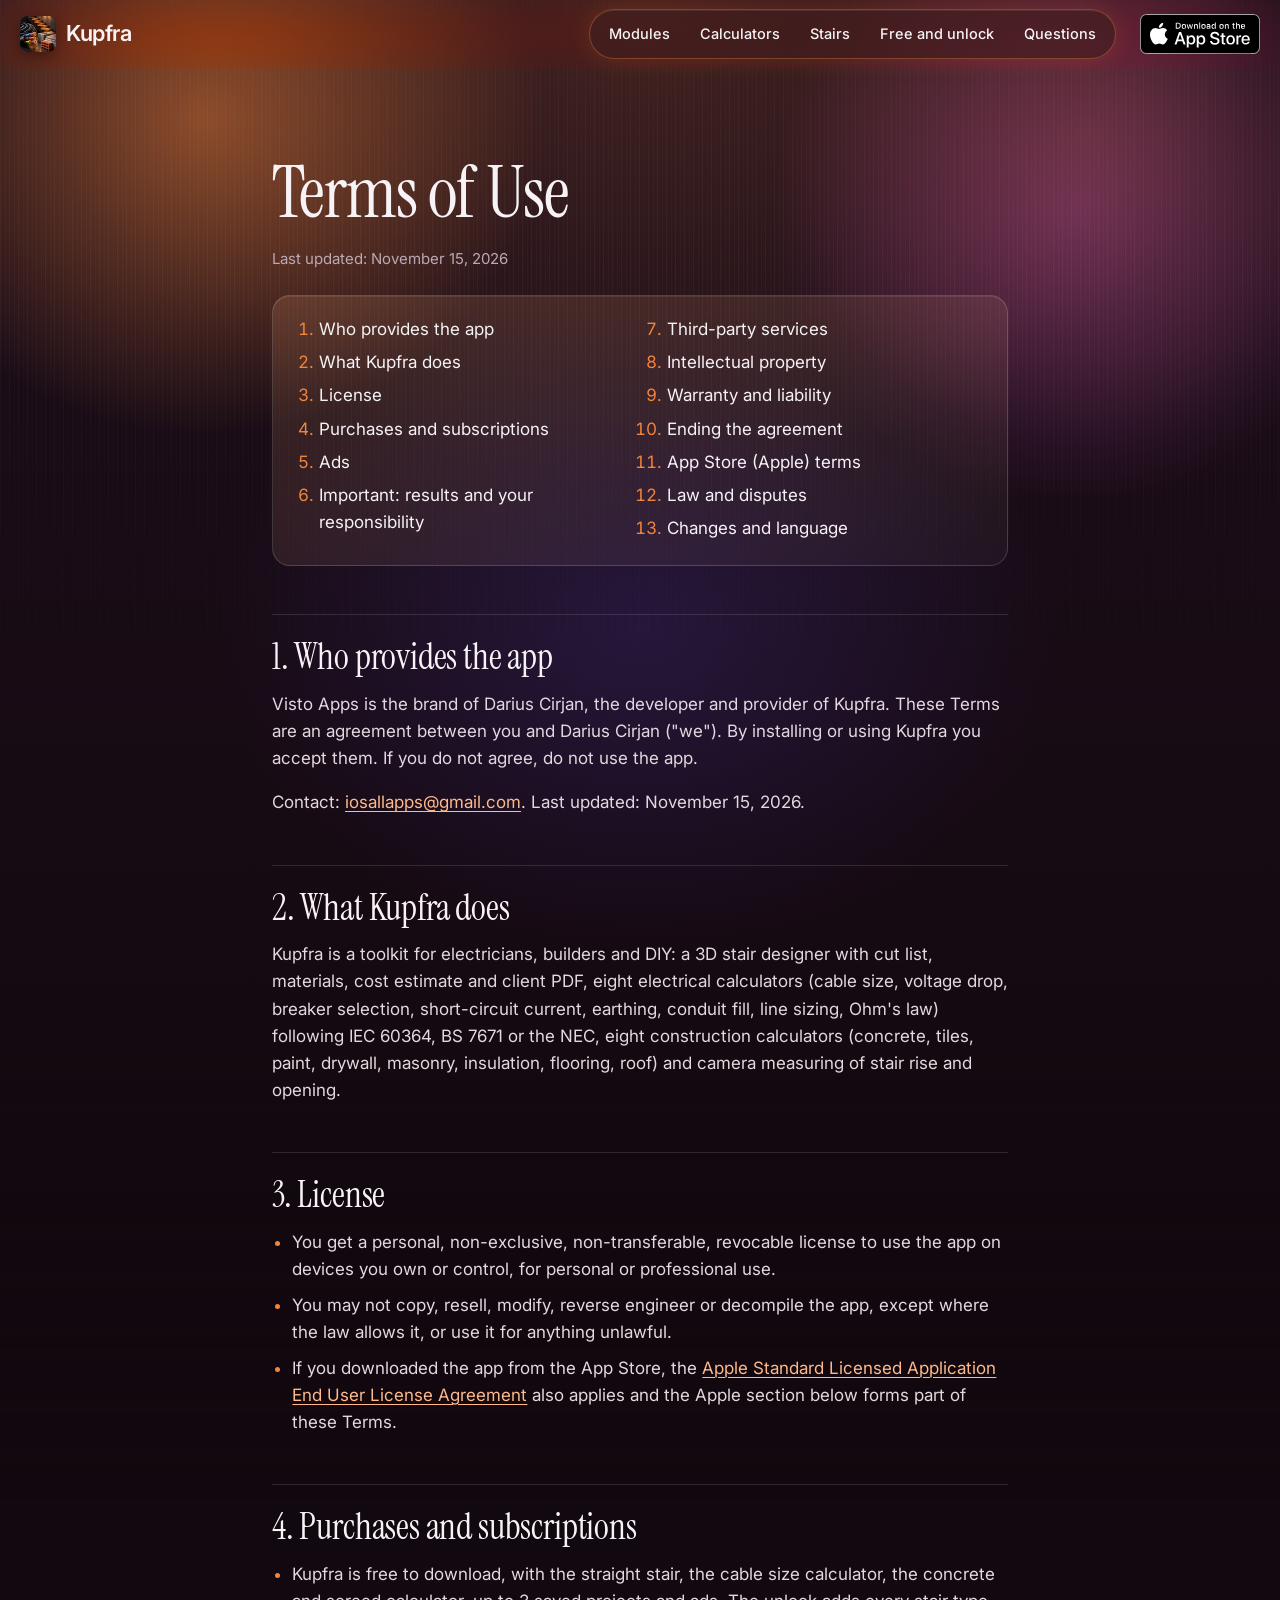
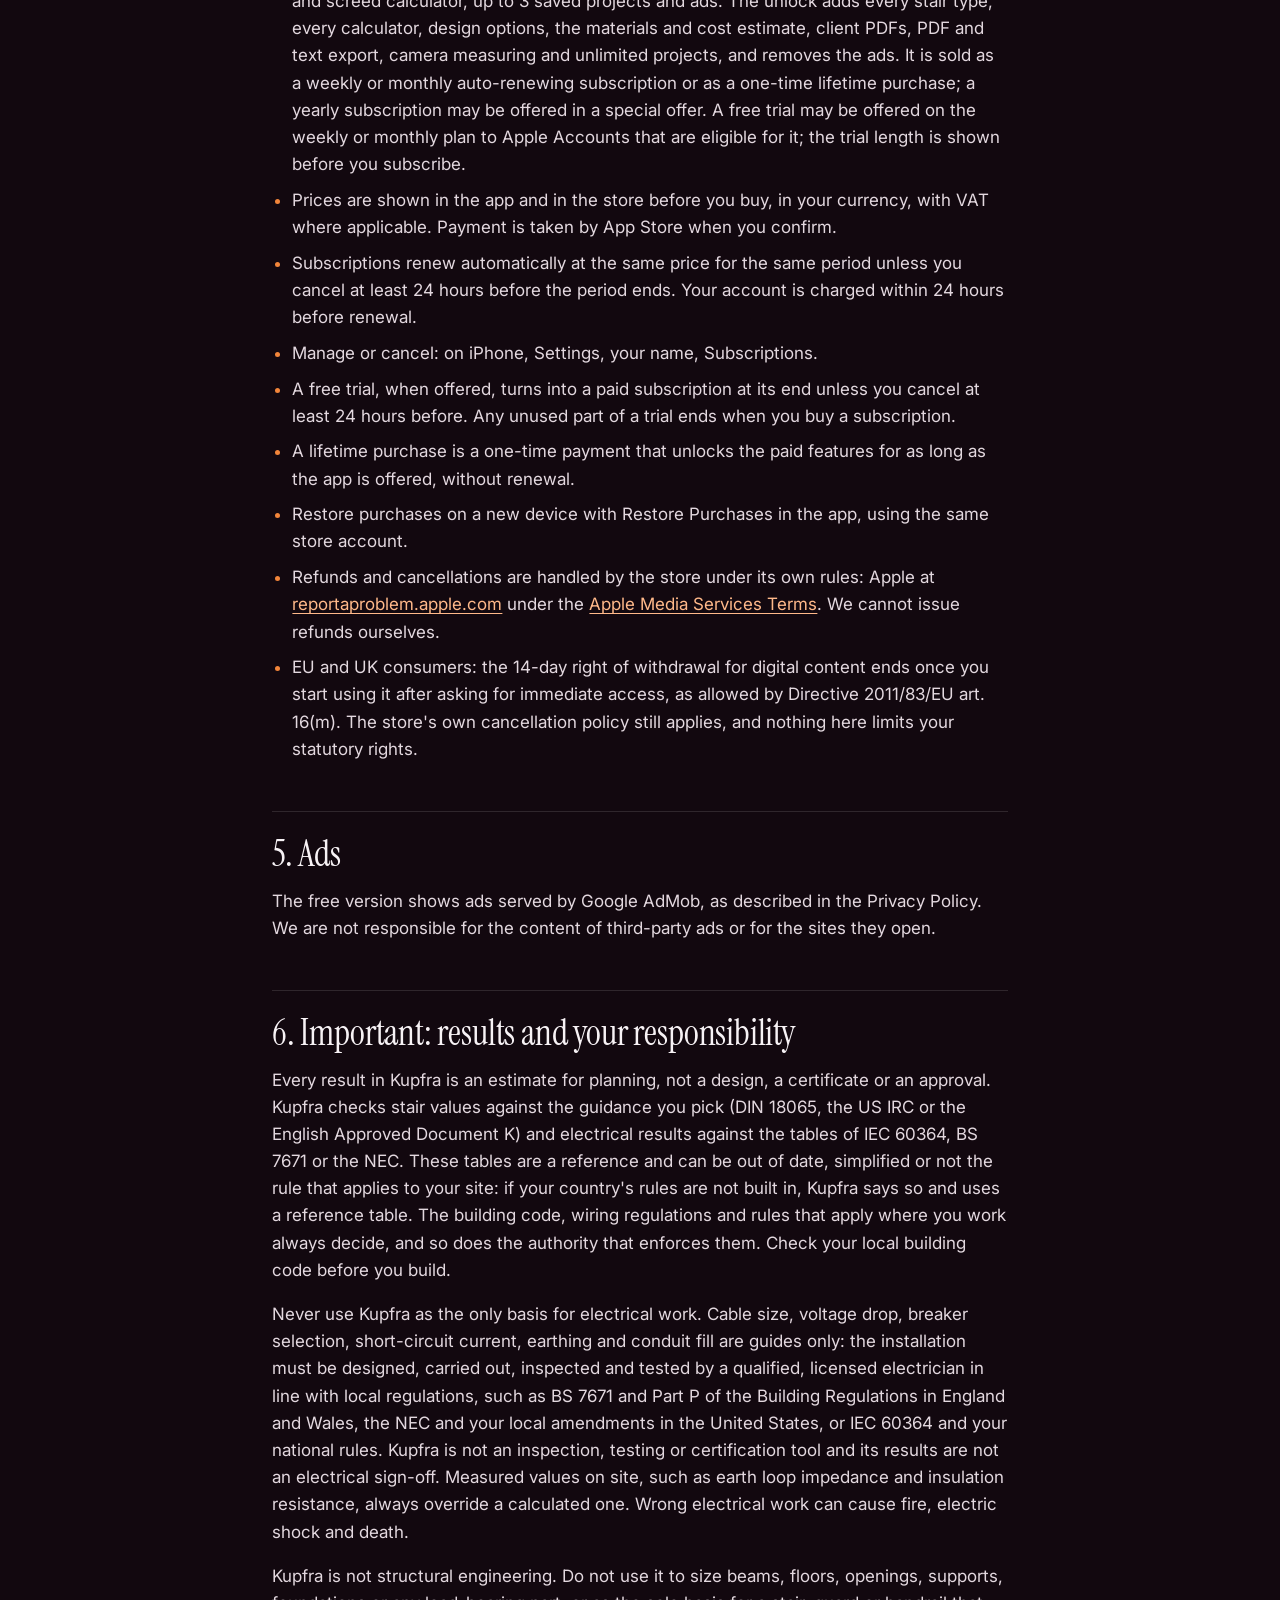
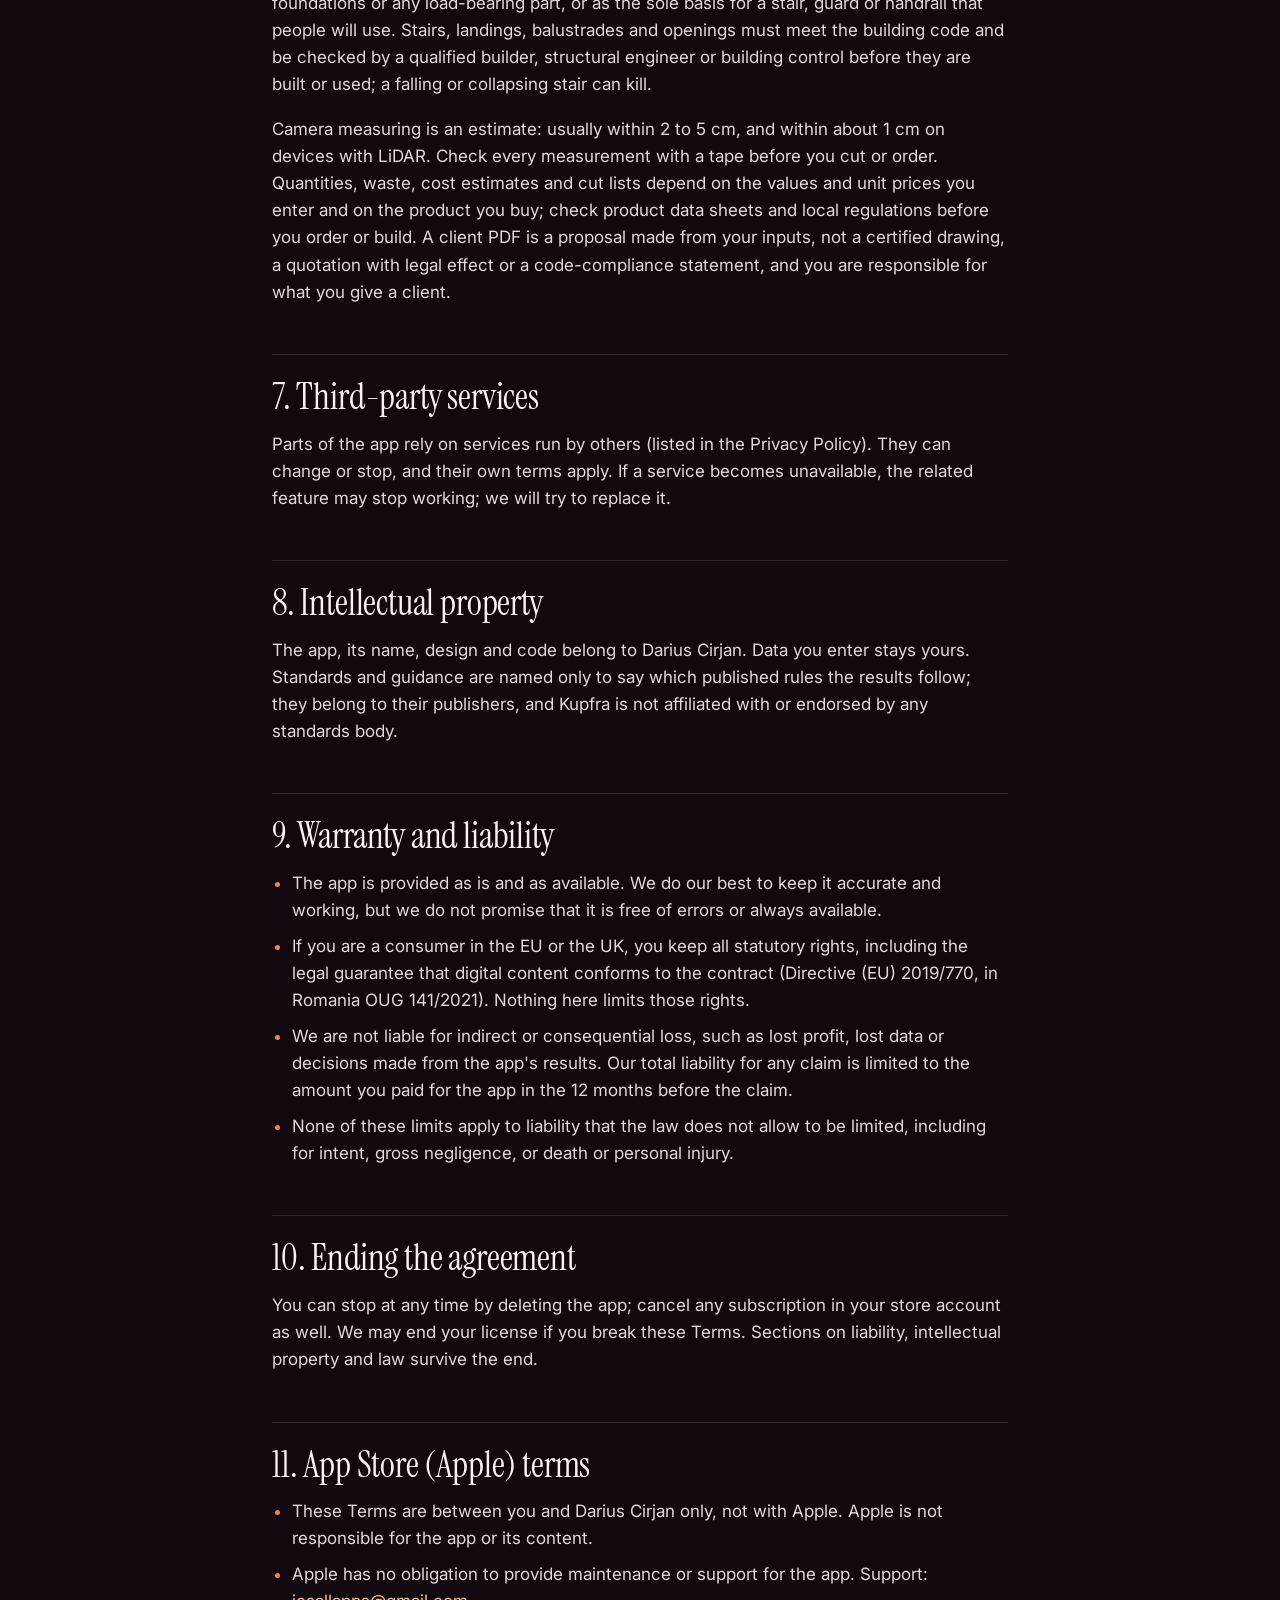
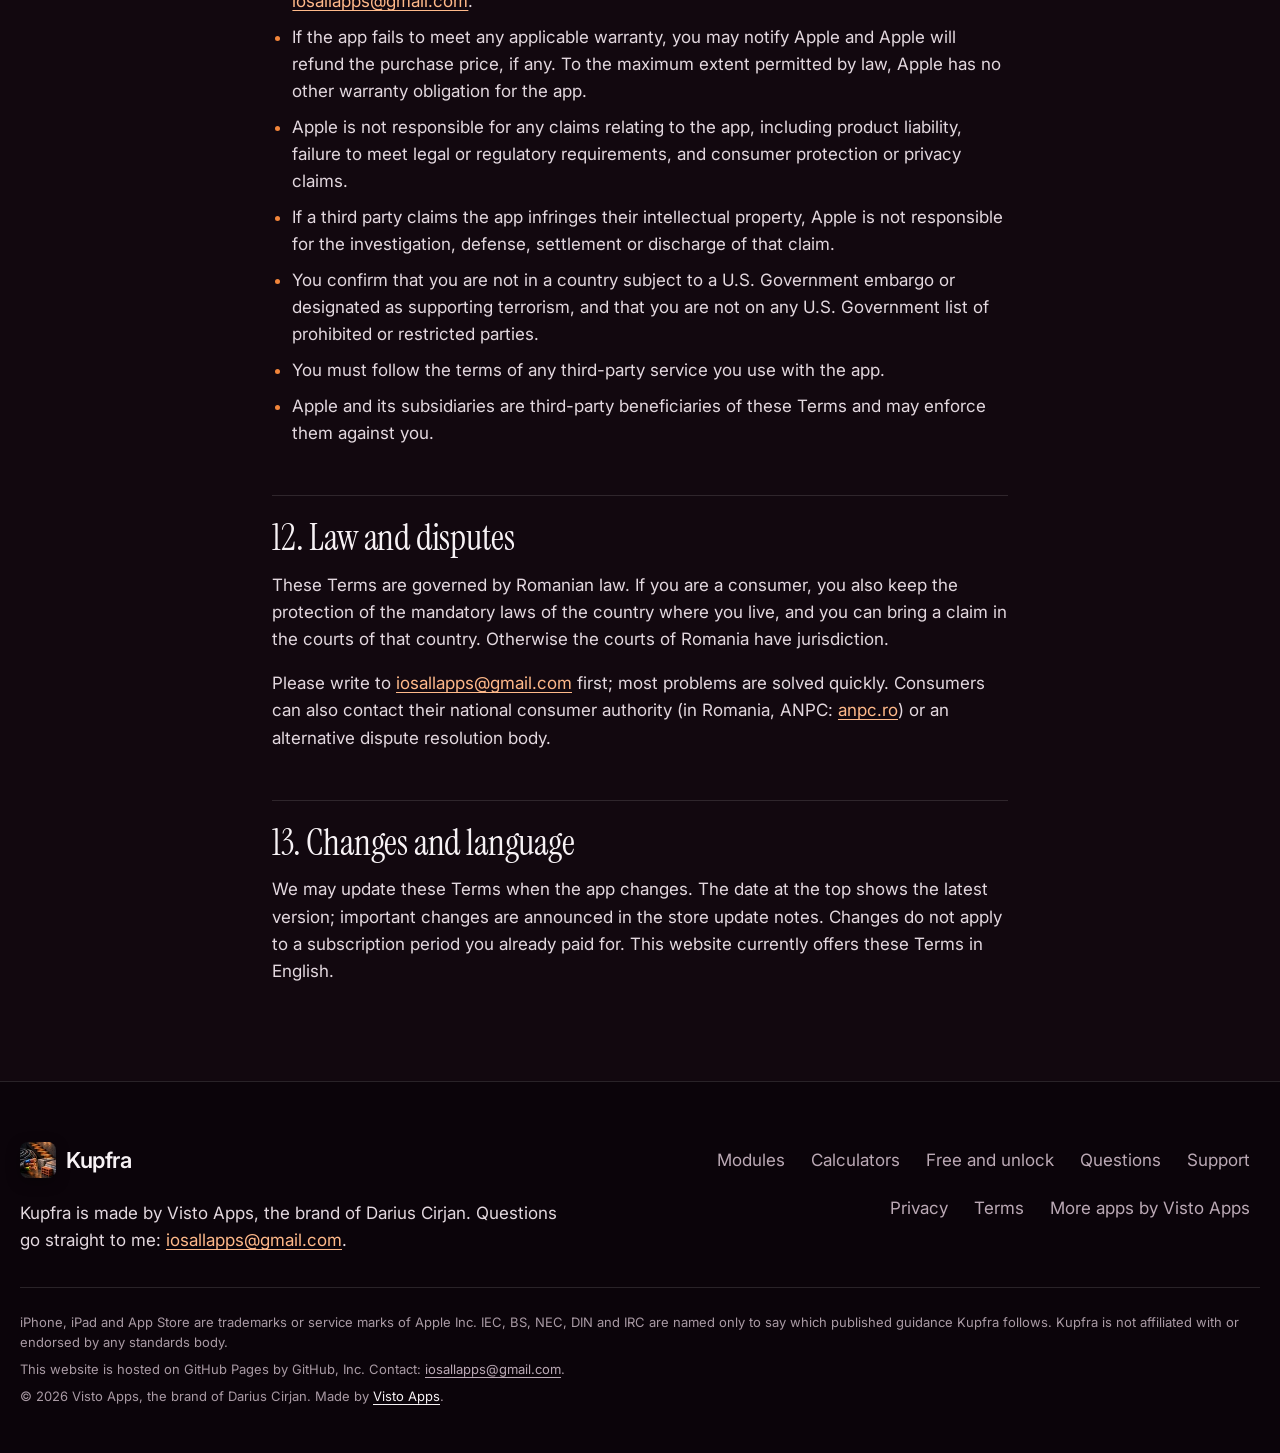
<file: terms.html>
<!DOCTYPE html>
<html lang="en">
<head>
    <!-- build:head -->
    <meta charset="UTF-8">
    <meta name="viewport" content="width=device-width, initial-scale=1.0, viewport-fit=cover">
    <meta name="apple-itunes-app" content="app-id=6827716801">
    <title>Terms of Use | Kupfra</title>
    <meta name="description" content="The terms for using Kupfra: the free version, ads, subscriptions, the lifetime unlock, and why results are estimates, not an electrical or structural sign-off.">
    <meta name="theme-color" content="#452424" data-scrolled="#0E0C0B">
    <meta name="color-scheme" content="dark">
    <link rel="canonical" href="https://kupfra.com/terms.html">
    <link rel="alternate" hreflang="en" href="https://kupfra.com/terms.html">
    <link rel="alternate" hreflang="x-default" href="https://kupfra.com/terms.html">
    <meta property="og:type" content="website">
    <meta property="og:locale" content="en_US">
    <meta property="og:site_name" content="Kupfra">
    <meta property="og:url" content="https://kupfra.com/terms.html">
    <meta property="og:title" content="Terms of Use | Kupfra">
    <meta property="og:description" content="The terms for using Kupfra: the free version, ads, subscriptions, the lifetime unlock, and why results are estimates, not an electrical or structural sign-off.">
    <meta property="og:image" content="https://kupfra.com/og-image.png">
    <meta property="og:image:width" content="1200">
    <meta property="og:image:height" content="630">
    <meta property="og:image:alt" content="The Kupfra app icon next to the words Stairs, cables and concrete, over a lit oak and concrete stair.">
    <meta name="twitter:card" content="summary_large_image">
    <meta name="twitter:title" content="Terms of Use | Kupfra">
    <meta name="twitter:description" content="The terms for using Kupfra: the free version, ads, subscriptions, the lifetime unlock, and why results are estimates, not an electrical or structural sign-off.">
    <meta name="twitter:image" content="https://kupfra.com/og-image.png">
    <link rel="icon" href="/favicon.ico" sizes="48x48">
    <link rel="icon" type="image/png" sizes="32x32" href="/favicon-32.png">
    <link rel="icon" type="image/png" sizes="16x16" href="/favicon-16.png">
    <link rel="apple-touch-icon" href="/apple-touch-icon.png">
    <link rel="preload" href="/fonts/instrument-serif.woff2" as="font" type="font/woff2" crossorigin>
    <link rel="preload" href="/fonts/inter.woff2" as="font" type="font/woff2" crossorigin>
    <link rel="stylesheet" href="/styles.css?v=20261116s">
    <script>document.documentElement.classList.add("js")</script>
    <!-- /build:head -->
    <!-- build:ld -->
    <script type="application/ld+json">
{
 "@context": "https://schema.org",
 "@graph": [
  {
   "@type": "BreadcrumbList",
   "itemListElement": [
    {
     "@type": "ListItem",
     "position": 1,
     "name": "Kupfra",
     "item": "https://kupfra.com/"
    },
    {
     "@type": "ListItem",
     "position": 2,
     "name": "Terms of Use",
     "item": "https://kupfra.com/terms.html"
    }
   ]
  }
 ]
}
    </script>
    <!-- /build:ld -->
</head>
<body>
    <a class="skip-link" href="#main">Skip to content</a>

    <!-- build:header -->
    <header class="site-header">
        <div class="wrap bar">
            <a class="brand" href="/" aria-label="Kupfra, home">
                <img src="/img/app-icon-64.webp" srcset="/img/app-icon-64.webp 1x, /img/app-icon-128.webp 2x" width="32" height="32" alt="">
                <span>Kupfra</span>
            </a>
            <nav class="nav" aria-label="Main">
                <ul class="nav-links">
                    <li><a href="/#modules">Modules</a></li>
                    <li><a href="/#calculators">Calculators</a></li>
                    <li><a href="/#stairs">Stairs</a></li>
                    <li><a href="/#price">Free and unlock</a></li>
                    <li><a href="/#questions">Questions</a></li>
                </ul>
            </nav>
            <a class="badge badge-nav" href="https://apps.apple.com/app/id6827716801"><img src="/img/app-store-black-en-us.svg" width="120" height="40" alt="Download Kupfra on the App Store"></a>
        </div>
    </header>
    <!-- /build:header -->

    <main id="main" class="doc">
        <div class="container">
            <!--legal:start-->
<h1>Terms of Use</h1>
<p class="last-updated">Last updated: November 15, 2026</p>
<nav class="legal-toc" aria-label="Contents"><ol>
<li><a href="#provider">Who provides the app</a></li>
<li><a href="#service">What Kupfra does</a></li>
<li><a href="#license">License</a></li>
<li><a href="#purchases">Purchases and subscriptions</a></li>
<li><a href="#ads">Ads</a></li>
<li><a href="#accuracy">Important: results and your responsibility</a></li>
<li><a href="#third">Third-party services</a></li>
<li><a href="#ip">Intellectual property</a></li>
<li><a href="#warranty">Warranty and liability</a></li>
<li><a href="#end">Ending the agreement</a></li>
<li><a href="#apple">App Store (Apple) terms</a></li>
<li><a href="#law">Law and disputes</a></li>
<li><a href="#changes">Changes and language</a></li>
</ol></nav>
<section id="provider" class="legal-section"><h2>1. Who provides the app</h2><p>Visto Apps is the brand of Darius Cirjan, the developer and provider of Kupfra. These Terms are an agreement between you and Darius Cirjan ("we"). By installing or using Kupfra you accept them. If you do not agree, do not use the app.</p><p>Contact: <a href="mailto:iosallapps@gmail.com">iosallapps@gmail.com</a>. Last updated: November 15, 2026.</p></section>
<section id="service" class="legal-section"><h2>2. What Kupfra does</h2><p>Kupfra is a toolkit for electricians, builders and DIY: a 3D stair designer with cut list, materials, cost estimate and client PDF, eight electrical calculators (cable size, voltage drop, breaker selection, short-circuit current, earthing, conduit fill, line sizing, Ohm's law) following IEC 60364, BS 7671 or the NEC, eight construction calculators (concrete, tiles, paint, drywall, masonry, insulation, flooring, roof) and camera measuring of stair rise and opening.</p></section>
<section id="license" class="legal-section"><h2>3. License</h2><ul><li>You get a personal, non-exclusive, non-transferable, revocable license to use the app on devices you own or control, for personal or professional use.</li><li>You may not copy, resell, modify, reverse engineer or decompile the app, except where the law allows it, or use it for anything unlawful.</li><li>If you downloaded the app from the App Store, the <a href="https://www.apple.com/legal/internet-services/itunes/dev/stdeula/" rel="noopener">Apple Standard Licensed Application End User License Agreement</a> also applies and the Apple section below forms part of these Terms.</li></ul></section>
<section id="purchases" class="legal-section"><h2>4. Purchases and subscriptions</h2><ul><li>Kupfra is free to download, with the straight stair, the cable size calculator, the concrete and screed calculator, up to 3 saved projects and ads. The unlock adds every stair type, every calculator, design options, the materials and cost estimate, client PDFs, PDF and text export, camera measuring and unlimited projects, and removes the ads. It is sold as a weekly or monthly auto-renewing subscription or as a one-time lifetime purchase; a yearly subscription may be offered in a special offer. A free trial may be offered on the weekly or monthly plan to Apple Accounts that are eligible for it; the trial length is shown before you subscribe.</li><li>Prices are shown in the app and in the store before you buy, in your currency, with VAT where applicable. Payment is taken by App Store when you confirm.</li><li>Subscriptions renew automatically at the same price for the same period unless you cancel at least 24 hours before the period ends. Your account is charged within 24 hours before renewal.</li><li>Manage or cancel: on iPhone, Settings, your name, Subscriptions.</li><li>A free trial, when offered, turns into a paid subscription at its end unless you cancel at least 24 hours before. Any unused part of a trial ends when you buy a subscription.</li><li>A lifetime purchase is a one-time payment that unlocks the paid features for as long as the app is offered, without renewal.</li><li>Restore purchases on a new device with Restore Purchases in the app, using the same store account.</li><li>Refunds and cancellations are handled by the store under its own rules: Apple at <a href="https://reportaproblem.apple.com" rel="noopener">reportaproblem.apple.com</a> under the <a href="https://www.apple.com/legal/internet-services/itunes/" rel="noopener">Apple Media Services Terms</a>. We cannot issue refunds ourselves.</li><li>EU and UK consumers: the 14-day right of withdrawal for digital content ends once you start using it after asking for immediate access, as allowed by Directive 2011/83/EU art. 16(m). The store's own cancellation policy still applies, and nothing here limits your statutory rights.</li></ul></section>
<section id="ads" class="legal-section"><h2>5. Ads</h2><p>The free version shows ads served by Google AdMob, as described in the Privacy Policy. We are not responsible for the content of third-party ads or for the sites they open.</p></section>
<section id="accuracy" class="legal-section"><h2>6. Important: results and your responsibility</h2><p>Every result in Kupfra is an estimate for planning, not a design, a certificate or an approval. Kupfra checks stair values against the guidance you pick (DIN 18065, the US IRC or the English Approved Document K) and electrical results against the tables of IEC 60364, BS 7671 or the NEC. These tables are a reference and can be out of date, simplified or not the rule that applies to your site: if your country's rules are not built in, Kupfra says so and uses a reference table. The building code, wiring regulations and rules that apply where you work always decide, and so does the authority that enforces them. Check your local building code before you build.</p><p>Never use Kupfra as the only basis for electrical work. Cable size, voltage drop, breaker selection, short-circuit current, earthing and conduit fill are guides only: the installation must be designed, carried out, inspected and tested by a qualified, licensed electrician in line with local regulations, such as BS 7671 and Part P of the Building Regulations in England and Wales, the NEC and your local amendments in the United States, or IEC 60364 and your national rules. Kupfra is not an inspection, testing or certification tool and its results are not an electrical sign-off. Measured values on site, such as earth loop impedance and insulation resistance, always override a calculated one. Wrong electrical work can cause fire, electric shock and death.</p><p>Kupfra is not structural engineering. Do not use it to size beams, floors, openings, supports, foundations or any load-bearing part, or as the sole basis for a stair, guard or handrail that people will use. Stairs, landings, balustrades and openings must meet the building code and be checked by a qualified builder, structural engineer or building control before they are built or used; a falling or collapsing stair can kill.</p><p>Camera measuring is an estimate: usually within 2 to 5 cm, and within about 1 cm on devices with LiDAR. Check every measurement with a tape before you cut or order. Quantities, waste, cost estimates and cut lists depend on the values and unit prices you enter and on the product you buy; check product data sheets and local regulations before you order or build. A client PDF is a proposal made from your inputs, not a certified drawing, a quotation with legal effect or a code-compliance statement, and you are responsible for what you give a client.</p></section>
<section id="third" class="legal-section"><h2>7. Third-party services</h2><p>Parts of the app rely on services run by others (listed in the Privacy Policy). They can change or stop, and their own terms apply. If a service becomes unavailable, the related feature may stop working; we will try to replace it.</p></section>
<section id="ip" class="legal-section"><h2>8. Intellectual property</h2><p>The app, its name, design and code belong to Darius Cirjan. Data you enter stays yours. Standards and guidance are named only to say which published rules the results follow; they belong to their publishers, and Kupfra is not affiliated with or endorsed by any standards body.</p></section>
<section id="warranty" class="legal-section"><h2>9. Warranty and liability</h2><ul><li>The app is provided as is and as available. We do our best to keep it accurate and working, but we do not promise that it is free of errors or always available.</li><li>If you are a consumer in the EU or the UK, you keep all statutory rights, including the legal guarantee that digital content conforms to the contract (Directive (EU) 2019/770, in Romania OUG 141/2021). Nothing here limits those rights.</li><li>We are not liable for indirect or consequential loss, such as lost profit, lost data or decisions made from the app's results. Our total liability for any claim is limited to the amount you paid for the app in the 12 months before the claim.</li><li>None of these limits apply to liability that the law does not allow to be limited, including for intent, gross negligence, or death or personal injury.</li></ul></section>
<section id="end" class="legal-section"><h2>10. Ending the agreement</h2><p>You can stop at any time by deleting the app; cancel any subscription in your store account as well. We may end your license if you break these Terms. Sections on liability, intellectual property and law survive the end.</p></section>
<section id="apple" class="legal-section"><h2>11. App Store (Apple) terms</h2><ul><li>These Terms are between you and Darius Cirjan only, not with Apple. Apple is not responsible for the app or its content.</li><li>Apple has no obligation to provide maintenance or support for the app. Support: <a href="mailto:iosallapps@gmail.com">iosallapps@gmail.com</a>.</li><li>If the app fails to meet any applicable warranty, you may notify Apple and Apple will refund the purchase price, if any. To the maximum extent permitted by law, Apple has no other warranty obligation for the app.</li><li>Apple is not responsible for any claims relating to the app, including product liability, failure to meet legal or regulatory requirements, and consumer protection or privacy claims.</li><li>If a third party claims the app infringes their intellectual property, Apple is not responsible for the investigation, defense, settlement or discharge of that claim.</li><li>You confirm that you are not in a country subject to a U.S. Government embargo or designated as supporting terrorism, and that you are not on any U.S. Government list of prohibited or restricted parties.</li><li>You must follow the terms of any third-party service you use with the app.</li><li>Apple and its subsidiaries are third-party beneficiaries of these Terms and may enforce them against you.</li></ul></section>
<section id="law" class="legal-section"><h2>12. Law and disputes</h2><p>These Terms are governed by Romanian law. If you are a consumer, you also keep the protection of the mandatory laws of the country where you live, and you can bring a claim in the courts of that country. Otherwise the courts of Romania have jurisdiction.</p><p>Please write to <a href="mailto:iosallapps@gmail.com">iosallapps@gmail.com</a> first; most problems are solved quickly. Consumers can also contact their national consumer authority (in Romania, ANPC: <a href="https://anpc.ro" rel="noopener">anpc.ro</a>) or an alternative dispute resolution body.</p></section>
<section id="changes" class="legal-section"><h2>13. Changes and language</h2><p>We may update these Terms when the app changes. The date at the top shows the latest version; important changes are announced in the store update notes. Changes do not apply to a subscription period you already paid for. This website currently offers these Terms in English.</p></section>
<!--legal:end-->
        </div>
    </main>

    <!-- build:footer -->
    <footer class="site-footer">
        <div class="wrap">
            <div class="footer-top">
                <div>
                    <a class="brand" href="/" aria-label="Kupfra, home">
                        <img src="/img/app-icon-64.webp" srcset="/img/app-icon-64.webp 1x, /img/app-icon-128.webp 2x" width="32" height="32" alt="" loading="lazy" decoding="async">
                        <span>Kupfra</span>
                    </a>
                    <p class="footer-maker">Kupfra is made by Visto Apps, the brand of Darius Cirjan. Questions go straight to me: <a href="mailto:iosallapps@gmail.com">iosallapps@gmail.com</a>.</p>
                </div>
                <nav aria-label="Footer">
                    <ul class="footer-links">
                        <li><a href="/#modules">Modules</a></li>
                        <li><a href="/#calculators">Calculators</a></li>
                        <li><a href="/#price">Free and unlock</a></li>
                        <li><a href="/#questions">Questions</a></li>
                        <li><a href="/support.html">Support</a></li>
                        <li><a href="/privacy.html">Privacy</a></li>
                        <li><a href="/terms.html">Terms</a></li>
                        <li><a href="https://vistoapps.com/apps.html">More apps by Visto Apps</a></li>
                    </ul>
                </nav>
            </div>
            <div class="footer-small">
                <p>iPhone, iPad and App Store are trademarks or service marks of Apple Inc. IEC, BS, NEC, DIN and IRC are named only to say which published guidance Kupfra follows. Kupfra is not affiliated with or endorsed by any standards body.</p>
                <p>This website is hosted on GitHub Pages by GitHub, Inc. Contact: <a href="mailto:iosallapps@gmail.com">iosallapps@gmail.com</a>.</p>
                <p>&copy; 2026 Visto Apps, the brand of Darius Cirjan. <span class="footer-visto">Made by <a href="https://vistoapps.com">Visto Apps</a>.</span></p>
            </div>
        </div>
    </footer>
    <!-- /build:footer -->
</body>
</html>
</file>
<file: styles.css>
/* kupfra.com. Visto Apps style: dark aurora in the app's colours (copper and plum), glass surfaces,
   Instrument Serif headlines, Inter text, all self-hosted (SIL OFL). No external requests. */

@font-face { font-family: "Instrument Serif"; src: url("/fonts/instrument-serif.woff2") format("woff2"); font-weight: 400; font-style: normal; font-display: swap; }
@font-face { font-family: "Instrument Serif"; src: url("/fonts/instrument-serif-italic.woff2") format("woff2"); font-weight: 400; font-style: italic; font-display: swap; }
@font-face { font-family: "Instrument Serif Fallback"; src: local("Times New Roman"), local("TimesNewRomanPSMT"), local("Times"), local("Liberation Serif"), local("Tinos"); font-style: normal; size-adjust: 83.4%; }
@font-face { font-family: "Instrument Serif Fallback"; src: local("Times New Roman Italic"), local("TimesNewRomanPS-ItalicMT"), local("Times-Italic"), local("Liberation Serif Italic"), local("Tinos Italic"); font-style: italic; size-adjust: 88.1%; }
@font-face { font-family: "Inter"; src: url("/fonts/inter.woff2") format("woff2"); font-weight: 100 900; font-style: normal; font-display: swap; }

:root {
    color-scheme: dark;
    /* app palette: the only block that changes between Visto app sites */
    --c1: #f2853a;
    --c2: #7a2f6e;
    --c3: #3d2a7a;
    --accent-a: #ffc48f;
    --accent-b: #ff9fbf;
    --on-c1: #2b1204;
    /* shared */
    --bg: #12080f;
    --bg-2: #1d0e1a;
    --carbon: var(--bg);
    --graphite: rgba(255, 255, 255, 0.06);
    --steel: rgba(255, 255, 255, 0.1);
    --line: rgba(255, 255, 255, 0.12);
    --line-strong: rgba(255, 255, 255, 0.24);
    --paper: #f7f2f5;
    --dust: #bba9b5;
    --copper: var(--c1);
    --copper-hi: #ffb27a;
    --copper-lo: var(--c2);
    --copper-text: #ffb98a;
    --glass: rgba(255, 255, 255, 0.06);
    --glass-line: rgba(255, 255, 255, 0.14);
    --serif: "Instrument Serif", "Instrument Serif Fallback", Georgia, serif;
    --font: "Inter", -apple-system, BlinkMacSystemFont, "Segoe UI", system-ui, sans-serif;
    --gutter-l: max(16px, env(safe-area-inset-left));
    --gutter-r: max(16px, env(safe-area-inset-right));
    --max: 1240px;
    --ease: cubic-bezier(0.2, 0.7, 0.1, 1);
    --header-h: 68px;
}

*,
*::before,
*::after { box-sizing: border-box; }

html {
    -webkit-text-size-adjust: 100%;
    text-size-adjust: 100%;
    scroll-padding-top: calc(var(--header-h) + 16px + env(safe-area-inset-top));
    overflow-x: clip;
}

@media (prefers-reduced-motion: no-preference) {
    html { scroll-behavior: smooth; }
}

body {
    margin: 0;
    background: var(--carbon);
    color: var(--paper);
    font-family: var(--font);
    font-size: 1.0625rem;
    line-height: 1.6;
    -webkit-font-smoothing: antialiased;
    overflow-x: clip;
}

img { display: block; max-width: 100%; height: auto; }

a { color: var(--copper-text); text-underline-offset: 0.2em; text-decoration-thickness: 1px; }
a:hover { color: var(--paper); }

:focus-visible { outline: 2px solid var(--copper-hi); outline-offset: 3px; border-radius: 6px; }

h1, h2, h3 { margin: 0; overflow-wrap: break-word; hyphens: manual; font-weight: 750; }

h2 {
    font-size: clamp(2rem, 5.2vw, 4rem);
    font-weight: 780;
    letter-spacing: -0.025em;
    line-height: 1.02;
    max-width: 16ch;
}

h3 { font-size: 1.25rem; font-weight: 680; line-height: 1.25; letter-spacing: -0.005em; }

p { margin: 0 0 1em; }
p:last-child { margin-bottom: 0; }

.small { font-size: 0.875rem; color: var(--dust); }

.wrap {
    width: 100%;
    max-width: calc(var(--max) + var(--gutter-l) + var(--gutter-r));
    margin: 0 auto;
    padding-left: var(--gutter-l);
    padding-right: var(--gutter-r);
}

.visually-hidden {
    position: absolute !important;
    width: 1px; height: 1px;
    overflow: hidden;
    clip: rect(0 0 0 0);
    white-space: nowrap;
}

.skip-link {
    position: fixed;
    left: 16px;
    top: -60px;
    z-index: 100;
    padding: 10px 16px;
    background: var(--paper);
    color: var(--carbon);
    border-radius: 8px;
    font-weight: 650;
    text-decoration: none;
}
.skip-link:focus { top: calc(8px + env(safe-area-inset-top)); }

/* Header: translucent carbon, firms up once the page scrolls. */
.site-header {
    position: sticky;
    top: 0;
    z-index: 50;
    padding-top: env(safe-area-inset-top);
    background: transparent;
    -webkit-backdrop-filter: saturate(160%) blur(18px);
    backdrop-filter: saturate(160%) blur(18px);
    border-bottom: 1px solid transparent;
    transition: background-color 0.3s, border-color 0.3s;
}
.site-header.is-scrolled { background: rgba(18, 8, 15, 0.8); border-bottom-color: var(--line); }

.bar { display: flex; align-items: center; gap: 24px; min-height: var(--header-h); }

.brand {
    display: inline-flex;
    align-items: center;
    gap: 10px;
    color: var(--paper);
    text-decoration: none;
    font-weight: 800;
    font-size: 1.125rem;
    letter-spacing: -0.01em;
    min-height: 44px;
}
.brand img { border-radius: 8px; }

.nav { margin-left: auto; }
.nav-links { display: flex; gap: 4px; list-style: none; margin: 0; padding: 0; }
.nav-links a {
    display: inline-flex;
    align-items: center;
    min-height: 44px;
    padding: 0 12px;
    color: var(--dust);
    text-decoration: none;
    font-size: 0.9375rem;
    font-weight: 500;
    border-radius: 999px;
    transition: color 0.2s;
}
.nav-links a:hover { color: var(--paper); }

.badge { display: inline-block; border-radius: 9px; line-height: 0; }
.badge img { width: auto; }
.badge-nav img { height: 40px; }

@media (max-width: 860px) {
    .nav { display: none; }
    .badge-nav { margin-left: auto; }
}

/* ---------- Hero ---------- */

.hero {
    position: relative;
    padding: clamp(28px, 6vw, 72px) 0 clamp(56px, 8vw, 104px);
    isolation: isolate;
    overflow: clip;
}

.hero-glow {
    position: absolute;
    inset: -20% -10% 0;
    z-index: -1;
    pointer-events: none;
    overflow: hidden;
}
.hero-glow::before,
.hero-glow::after {
    content: "";
    position: absolute;
    border-radius: 50%;
    filter: blur(20px);
    will-change: transform;
}
.hero-glow::before {
    width: 70vmax; height: 70vmax;
    right: -18vmax; top: 2vmax;
    background: radial-gradient(closest-side, color-mix(in srgb, var(--c1) 30%, transparent), color-mix(in srgb, var(--c1) 8%, transparent) 55%, transparent 72%);
    animation: drift 18s ease-in-out infinite alternate;
}
.hero-glow::after {
    width: 46vmax; height: 46vmax;
    left: -16vmax; bottom: -10vmax;
    background: radial-gradient(closest-side, color-mix(in srgb, var(--c2) 35%, transparent), transparent 70%);
    animation: drift 24s ease-in-out infinite alternate-reverse;
}
@keyframes drift {
    from { transform: translate3d(0, 0, 0) scale(1); }
    to { transform: translate3d(-6vmax, 4vmax, 0) scale(1.12); }
}

.hero-grid {
    display: grid;
    grid-template-columns: minmax(0, 1fr);
    gap: 32px;
    align-items: center;
}

.hero h1 {
    font-size: clamp(2.875rem, 12.2vw, 6rem);
    font-weight: 820;
    letter-spacing: -0.035em;
    line-height: 0.92;
    margin-bottom: 28px;
}
.hero h1 .line { display: block; overflow: hidden; padding-bottom: 0.06em; margin-bottom: -0.06em; }
.hero h1 .line > span {
    display: block;
    background: linear-gradient(100deg, var(--paper) 0%, var(--paper) 40%, #FFD0A6 48%, var(--copper-hi) 52%, var(--paper) 60%, var(--paper) 100%);
    background-size: 300% 100%;
    background-position: 100% 0;
    -webkit-background-clip: text;
    background-clip: text;
    color: transparent;
}

.hero-sub { font-size: clamp(1.0625rem, 1.6vw, 1.25rem); color: #e3d8df; max-width: 34rem; }
.hero-sub strong { color: var(--paper); font-weight: 650; }
.hero-cta { display: flex; flex-wrap: wrap; align-items: center; gap: 14px 22px; margin-top: 30px; }
.hero-cta .badge img { height: 54px; }
.hero-cta .small { margin: 0; max-width: 18rem; }

.stage {
    position: relative;
    width: min(100%, 520px);
    margin: 0 auto;
    aspect-ratio: 520 / 640;
}
.stage .layer { position: absolute; will-change: transform; }
.stage .device-layer { left: 50%; top: 0; width: 49%; margin-left: -24.5%; z-index: 3; }
.stage .device-layer .device { filter: drop-shadow(0 40px 60px rgba(0, 0, 0, 0.65)) drop-shadow(0 0 70px color-mix(in srgb, var(--c1) 22%, transparent)); }
.float-stair { width: 46%; left: -4%; top: 4%; z-index: 1; opacity: 0.9; -webkit-mask-image: radial-gradient(closest-side, #000 60%, transparent); mask-image: radial-gradient(closest-side, #000 60%, transparent); }
.float-breaker { width: 34%; right: -9%; top: 16%; z-index: 4; }
.float-cable { width: 50%; left: -8%; bottom: 2%; z-index: 4; -webkit-mask-image: linear-gradient(90deg, #000 62%, transparent 96%); mask-image: linear-gradient(90deg, #000 62%, transparent 96%); }
.float-blocks { width: 46%; right: -8%; bottom: 8%; z-index: 2; -webkit-mask-image: linear-gradient(270deg, transparent 4%, #000 30%); mask-image: linear-gradient(270deg, transparent 4%, #000 30%); }
.stage .layer img { filter: drop-shadow(0 24px 30px rgba(0, 0, 0, 0.55)); }

@media (min-width: 960px) {
    .hero h1 { font-size: clamp(4rem, 6.4vw, 6rem); }
    .hero-grid { grid-template-columns: minmax(0, 1.15fr) minmax(0, 0.85fr); gap: 24px; }
    .hero { padding-top: 56px; min-height: min(860px, calc(100svh - var(--header-h))); display: flex; align-items: center; }
    .hero > .wrap { width: 100%; }
}

/* Load sequence: the headline rises out of its lines, the sheen crosses once, then the stage arrives. */
@media (prefers-reduced-motion: no-preference) {
    .js .hero h1 .line > span { animation: rise 0.9s var(--ease) both, sheen 2.6s 0.9s ease-in-out both; }
    .js .hero h1 .line:nth-child(2) > span { animation-delay: 0.08s, 1.05s; }
    .js .hero h1 .line:nth-child(3) > span { animation-delay: 0.16s, 1.2s; }
    .js .hero-sub,
    .js .hero-cta { animation: fade-up 0.8s 0.35s var(--ease) both; }
    .js .hero-cta { animation-delay: 0.45s; }
    .js .stage .layer > * { animation: fade-up 1s var(--ease) both; }
    .js .stage .device-layer > * { animation-delay: 0.2s; }
    .js .stage .float-stair > * { animation-delay: 0.45s; }
    .js .stage .float-breaker > * { animation-delay: 0.55s; }
    .js .stage .float-cable > * { animation-delay: 0.6s; }
    .js .stage .float-blocks > * { animation-delay: 0.7s; }
}
@keyframes rise { from { transform: translateY(105%); } to { transform: none; } }
@keyframes sheen { from { background-position: 100% 0; } to { background-position: 0 0; } }
@keyframes fade-up { from { opacity: 0; transform: translateY(24px); } to { opacity: 1; transform: none; } }

/* ---------- Phone ---------- */

/* Apple's iPhone 17 Pro Max frame (1470 x 3000) over the screen at (75, 66), 1320 x 2868. */
.device { position: relative; aspect-ratio: 1470 / 3000; }
.device .frame { position: absolute; inset: 0; width: 100%; height: 100%; pointer-events: none; }
.screen {
    position: absolute;
    left: 5.102%;
    top: 2.2%;
    width: 89.796%;
    height: 95.6%;
    overflow: hidden;
    -webkit-mask-image: url("/img/screen-mask.png");
    mask-image: url("/img/screen-mask.png");
    -webkit-mask-size: 100% 100%;
    mask-size: 100% 100%;
    background: #000;
}
.screen img { position: absolute; inset: 0; width: 100%; height: 100%; object-fit: cover; object-position: top; }

/* ---------- Spec plate ---------- */

.plate-band { border-top: 1px solid var(--line); border-bottom: 1px solid var(--line); background: linear-gradient(180deg, rgba(24, 21, 18, 0.6), rgba(14, 12, 11, 0)); }
.plate {
    display: grid;
    grid-template-columns: repeat(2, minmax(0, 1fr));
    margin: 0;
}
.plate > div { padding: 26px 0 24px; border-bottom: 1px solid var(--line); }
.plate > div:nth-child(odd) { padding-right: 16px; }
.plate > div:nth-child(even) { padding-left: 16px; border-left: 1px solid var(--line); }
.plate > div:last-child { grid-column: 1 / -1; border-bottom: 0; padding-left: 0; border-left: 0; }
.plate dt { order: 2; color: var(--dust); font-size: 0.9375rem; line-height: 1.35; margin-top: 6px; }
.plate > div { display: flex; flex-direction: column; }
.plate dd {
    order: 1;
    margin: 0;
    font-size: clamp(2.75rem, 6vw, 4.5rem);
    font-weight: 700;
    line-height: 0.95;
    font-variant-numeric: tabular-nums lining-nums;
    color: var(--paper);
}

@media (min-width: 900px) {
    .plate { grid-template-columns: repeat(5, minmax(0, 1fr)); }
    .plate > div,
    .plate > div:nth-child(odd),
    .plate > div:nth-child(even),
    .plate > div:last-child { grid-column: auto; padding: 34px 22px 30px; border-bottom: 0; border-left: 1px solid var(--line); }
    .plate > div:first-child { border-left: 0; padding-left: 0; }
}

/* ---------- Sections ---------- */

.section { padding: clamp(80px, 11vw, 150px) 0 0; }
.section-intro { display: grid; gap: 18px; margin-bottom: clamp(36px, 5vw, 64px); }
.section-intro p { color: var(--dust); max-width: 36rem; font-size: 1.0625rem; }
@media (min-width: 960px) {
    .section-intro { grid-template-columns: minmax(0, 1.2fr) minmax(0, 0.8fr); align-items: end; gap: 48px; }
}

.ticks { list-style: none; margin: 18px 0 0; padding: 0; display: grid; gap: 10px; }
.ticks li { position: relative; padding-left: 26px; color: #e3d8df; }
.ticks li::before {
    content: "";
    position: absolute;
    left: 0; top: 0.62em;
    width: 12px; height: 2px;
    background: var(--copper);
    box-shadow: 0 0 10px color-mix(in srgb, var(--c1) 80%, transparent);
}

/* ---------- Modules: the phone stays, the chapters scroll ---------- */

.modules { display: grid; gap: 72px; }
.chapter { display: grid; gap: 22px; }
.chapter h3 { margin-bottom: 14px; font-size: clamp(1.75rem, 3.4vw, 2.75rem); font-stretch: 118%; font-weight: 780; letter-spacing: -0.02em; line-height: 1.02; }
.chapter p { color: #e3d8df; max-width: 32rem; }
.chapter .module-kicker { color: var(--copper-text); font-weight: 600; font-size: 0.9375rem; margin: 0 0 10px; }
.chapter-phone { width: min(62vw, 260px); margin: 8px auto 0; }
.chapter-phone .device { filter: drop-shadow(0 30px 40px rgba(0, 0, 0, 0.6)); }
.module-stage { display: none; }

@media (min-width: 960px) {
    .modules { grid-template-columns: minmax(0, 1fr) minmax(0, 1fr); gap: 64px; }
    .chapter { min-height: 82vh; align-content: center; padding: 6vh 0; }
    .chapter-phone { display: none; }
    .module-stage { display: block; position: relative; }
    .module-sticky {
        position: sticky;
        top: calc(var(--header-h) + 4vh);
        height: calc(100vh - var(--header-h) - 8vh);
        display: grid;
        place-items: center;
    }
    .module-art { position: absolute; inset: 6% -6% 6% -6%; display: grid; place-items: center; }
    .module-art img {
        position: absolute;
        width: 100%;
        max-height: 100%;
        object-fit: contain;
        opacity: 0;
        transform: scale(1.06);
        transition: opacity 0.7s, transform 1.2s var(--ease);
        -webkit-mask-image: radial-gradient(closest-side, #000 55%, transparent);
        mask-image: radial-gradient(closest-side, #000 55%, transparent);
    }
    .module-art img.is-on { opacity: 0.38; transform: none; }
    .module-phone { position: relative; height: min(76vh, 700px); aspect-ratio: 1470 / 3000; filter: drop-shadow(0 50px 60px rgba(0, 0, 0, 0.7)) drop-shadow(0 0 80px color-mix(in srgb, var(--c1) 18%, transparent)); }
    .module-phone .device { height: 100%; }
    .module-phone .screen img { opacity: 0; transform: translateY(3%); transition: opacity 0.5s, transform 0.7s var(--ease); }
    .module-phone .screen img.is-on { opacity: 1; transform: none; }
    .module-rail {
        position: absolute;
        right: 0;
        top: 50%;
        transform: translateY(-50%);
        display: grid;
        gap: 6px;
        list-style: none;
        margin: 0;
        padding: 0;
    }
    .module-rail a {
        display: flex; align-items: center; gap: 10px;
        min-height: 36px;
        color: var(--dust);
        text-decoration: none;
        font-size: 0.875rem;
        font-weight: 550;
    }
    .module-rail a::before { content: ""; width: 18px; height: 2px; background: var(--line-strong); transition: width 0.3s, background 0.3s; }
    .module-rail a[aria-current="true"] { color: var(--paper); }
    .module-rail a[aria-current="true"]::before { width: 34px; background: var(--copper); }
}

/* ---------- Calculators grid ---------- */

.toolset + .toolset { margin-top: 56px; }
.toolset-head { display: flex; align-items: baseline; gap: 14px; margin-bottom: 18px; padding-bottom: 14px; border-bottom: 1px solid var(--line); }
.toolset-head h3 { font-size: 1.5rem; font-stretch: 115%; font-weight: 760; }
.toolset-head p { margin: 0; color: var(--dust); font-size: 0.9375rem; }

.tools { list-style: none; margin: 0; padding: 0; display: grid; grid-template-columns: repeat(2, minmax(0, 1fr)); gap: 12px; }
@media (min-width: 720px) { .tools { grid-template-columns: repeat(4, minmax(0, 1fr)); gap: 16px; } }

.tool {
    --rx: 0deg; --ry: 0deg; --gx: 50%; --gy: 0%;
    position: relative;
    height: 100%;
    padding: 14px 14px 18px;
    border-radius: 18px;
    background:
        radial-gradient(240px circle at var(--gx) var(--gy), color-mix(in srgb, var(--c1) 16%, transparent), transparent 70%),
        linear-gradient(180deg, #1C1915, #141210);
    border: 1px solid var(--line);
    transform: perspective(800px) rotateX(var(--rx)) rotateY(var(--ry));
    transition: transform 0.4s var(--ease), border-color 0.3s;
}
.tool:hover { border-color: color-mix(in srgb, var(--copper-text) 35%, transparent); }
.tool img { width: 100%; aspect-ratio: 1; object-fit: contain; margin: -4px auto 6px; transform: translateZ(0); transition: transform 0.5s var(--ease); }
.tool:hover img { transform: translateY(-4px) scale(1.04); }
.tool h4 { margin: 0 0 4px; font-size: 1rem; font-weight: 680; line-height: 1.25; }
.tool p { margin: 0; color: var(--dust); font-size: 0.875rem; line-height: 1.45; }
.tool .free {
    position: absolute;
    top: 12px; left: 12px;
    padding: 2px 9px;
    border-radius: 999px;
    background: color-mix(in srgb, var(--c1) 16%, transparent);
    border: 1px solid color-mix(in srgb, var(--copper-text) 40%, transparent);
    color: var(--copper-text);
    font-size: 0.75rem;
    font-weight: 650;
}

/* ---------- Turntable ---------- */

.turn-wrap { display: grid; gap: 40px; align-items: center; }
@media (min-width: 960px) { .turn-wrap { grid-template-columns: minmax(0, 1.05fr) minmax(0, 0.95fr); gap: 56px; } }

.turntable { position: relative; }
.turn-stage {
    position: relative;
    aspect-ratio: 1;
    border-radius: 28px;
    overflow: hidden;
    background: radial-gradient(closest-side, #1E1A16, var(--carbon));
    border: 1px solid var(--line);
    cursor: grab;
    touch-action: pan-y;
}
.turn-stage:active { cursor: grabbing; }
.turn-stage img,
.turn-stage canvas {
    position: absolute; inset: 0; width: 100%; height: 100%;
    -webkit-mask-image: radial-gradient(closest-side, #000 78%, transparent);
    mask-image: radial-gradient(closest-side, #000 78%, transparent);
}
.turn-stage canvas { opacity: 0; transition: opacity 0.4s; }
.turn-stage.is-live canvas { opacity: 1; }
.turn-stage::after {
    content: "";
    position: absolute; inset: 0;
    pointer-events: none;
    background: radial-gradient(60% 40% at 50% 100%, color-mix(in srgb, var(--c1) 14%, transparent), transparent 70%);
}
.turn-controls { display: flex; flex-wrap: wrap; align-items: center; gap: 8px; margin-top: 16px; }
.turn-controls button {
    min-height: 44px;
    padding: 0 18px;
    border-radius: 999px;
    border: 1px solid var(--line-strong);
    background: transparent;
    color: var(--dust);
    font: inherit;
    font-size: 0.9375rem;
    font-weight: 600;
    cursor: pointer;
    transition: color 0.2s, border-color 0.2s, background-color 0.2s;
}
.turn-controls button:hover { color: var(--paper); border-color: var(--dust); }
.turn-controls button[aria-pressed="true"] { color: var(--carbon); background: var(--paper); border-color: var(--paper); }
.turn-hint { margin: 0 0 0 auto; }

.features { list-style: none; margin: 0; padding: 0; display: grid; gap: 0; }
.features li { padding: 20px 0; border-top: 1px solid var(--line); }
.features li:last-child { border-bottom: 1px solid var(--line); }
.features h3 { margin-bottom: 6px; }
.features p { color: var(--dust); margin: 0; font-size: 1rem; }

.shots { display: grid; grid-template-columns: repeat(3, minmax(0, 1fr)); gap: clamp(12px, 3vw, 40px); margin-top: clamp(56px, 7vw, 96px); max-width: 860px; margin-left: auto; margin-right: auto; }
.shots figure { margin: 0; }
.shots .device { filter: drop-shadow(0 30px 40px rgba(0, 0, 0, 0.6)); }
.shots figcaption { margin-top: 14px; text-align: center; color: var(--dust); font-size: 0.875rem; }
@media (min-width: 720px) { .shots figure:nth-child(2) { transform: translateY(-36px); } }

/* ---------- Norms marquee ---------- */

.norms { margin-top: clamp(80px, 11vw, 150px); padding: 30px 0; border-top: 1px solid var(--line); border-bottom: 1px solid var(--line); overflow: hidden; }
.marquee { display: flex; width: max-content; }
.marquee ul { display: flex; flex-shrink: 0; list-style: none; margin: 0; padding: 0; }
.marquee li {
    padding: 0 0.6em;
    font-size: clamp(2.25rem, 6vw, 4.75rem);
    font-weight: 800;
    letter-spacing: -0.02em;
    line-height: 1.1;
    white-space: nowrap;
    color: transparent;
    -webkit-text-stroke: 1px rgba(255, 255, 255, 0.4);
}
.marquee li:nth-child(odd) { color: var(--paper); -webkit-text-stroke: 0; }
.marquee li::after { content: ""; display: inline-block; width: 0.22em; height: 0.22em; margin-left: 1.2em; border-radius: 50%; background: var(--copper); vertical-align: middle; box-shadow: 0 0 18px var(--copper); }
@media (prefers-reduced-motion: no-preference) {
    .marquee { animation: marquee 38s linear infinite; }
    .norms:hover .marquee { animation-play-state: paused; }
}
@media (prefers-reduced-motion: reduce) {
    .marquee { width: auto; }
    .marquee ul { flex-wrap: wrap; flex-shrink: 1; }
    .marquee ul + ul { display: none; }
    .marquee li { font-size: clamp(1.5rem, 4vw, 2.5rem); }
}
@keyframes marquee { to { transform: translate3d(-50%, 0, 0); } }

/* ---------- Region, price, privacy ---------- */

.split { display: grid; gap: 28px; }
@media (min-width: 960px) { .split { grid-template-columns: minmax(0, 1fr) minmax(0, 1fr); gap: 64px; align-items: start; } }
.split .body p { color: #e3d8df; max-width: 36rem; }
.note {
    padding: 18px 20px;
    border-left: 2px solid var(--copper);
    background: color-mix(in srgb, var(--c1) 6%, transparent);
    border-radius: 0 12px 12px 0;
    color: #e3d8df;
    font-size: 0.9375rem;
}

.price-grid { display: grid; gap: 16px; }
@media (min-width: 760px) { .price-grid { grid-template-columns: minmax(0, 0.8fr) minmax(0, 1.2fr); } }
.price-col { padding: 28px; border-radius: 22px; border: 1px solid var(--line); background: var(--graphite); }
.price-col h3 { font-size: 1.5rem; font-stretch: 115%; margin-bottom: 10px; }
.price-col p { color: #e3d8df; }
.price-col.unlock {
    position: relative;
    border-color: color-mix(in srgb, var(--copper-text) 35%, transparent);
    background:
        radial-gradient(120% 90% at 100% 0%, color-mix(in srgb, var(--c1) 22%, transparent), transparent 60%),
        var(--graphite);
}
.price-foot { margin-top: 20px; color: var(--dust); font-size: 0.9375rem; max-width: 52rem; }

.privacy-band { display: grid; gap: 18px; padding: clamp(32px, 5vw, 56px); border-radius: 28px; border: 1px solid var(--line); background: linear-gradient(135deg, #1A1714, #12100E); }
.privacy-band h2 { max-width: 20ch; }
.privacy-band p { color: #e3d8df; max-width: 44rem; margin: 0; }

/* ---------- FAQ ---------- */

.faq { max-width: 860px; border-top: 1px solid var(--line); }
.faq details { border-bottom: 1px solid var(--line); }
.faq summary {
    list-style: none;
    cursor: pointer;
    display: flex;
    align-items: center;
    justify-content: space-between;
    gap: 16px;
    min-height: 64px;
    padding: 14px 0;
    font-size: 1.125rem;
    font-weight: 620;
}
.faq summary::-webkit-details-marker { display: none; }
.faq summary::after {
    content: "";
    flex: none;
    width: 12px; height: 12px;
    border-right: 2px solid var(--copper-text);
    border-bottom: 2px solid var(--copper-text);
    transform: translateY(-3px) rotate(45deg);
    transition: transform 0.3s var(--ease);
}
.faq details[open] summary::after { transform: translateY(3px) rotate(-135deg); }
.faq .answer { padding: 0 0 22px; color: #e3d8df; max-width: 46rem; }
.faq-more { margin-top: 24px; }

/* ---------- Closing ---------- */

.closing { position: relative; margin-top: clamp(96px, 12vw, 170px); padding: clamp(80px, 12vw, 160px) 0; text-align: center; overflow: hidden; isolation: isolate; border-top: 1px solid var(--line); }
.closing::before {
    content: "";
    position: absolute;
    left: 50%; top: 100%;
    width: 120vmax; height: 120vmax;
    transform: translate(-50%, -50%);
    z-index: -1;
    background: radial-gradient(closest-side, color-mix(in srgb, var(--c1) 32%, transparent), color-mix(in srgb, var(--c1) 6%, transparent) 50%, transparent 70%);
}
.closing h2 { margin: 0 auto 32px; max-width: 14ch; font-size: clamp(2.5rem, 8vw, 6.5rem); font-stretch: 125%; font-weight: 820; letter-spacing: -0.035em; line-height: 0.95; }
.closing .badge img { height: 56px; margin: 0 auto; }
.closing .small { margin-top: 16px; }
.closing-art { width: min(80%, 520px); margin: 0 auto 28px; opacity: 0.95; }

/* ---------- Scroll reveals (only where JS runs and motion is welcome) ---------- */

@media (prefers-reduced-motion: no-preference) {
    .js .reveal { opacity: 0; transform: translateY(28px); transition: opacity 0.8s var(--ease), transform 0.9s var(--ease); }
    .js .reveal.is-in { opacity: 1; transform: none; }
    .js .tools .reveal { transition-delay: calc(var(--i, 0) * 45ms); }
}

/* ---------- Footer ---------- */

.site-footer { padding: 56px 0 calc(40px + env(safe-area-inset-bottom)); border-top: 1px solid var(--line); background: rgba(8, 3, 7, 0.6); }
.footer-top { display: grid; gap: 24px; margin-bottom: 32px; }
@media (min-width: 860px) { .footer-top { grid-template-columns: minmax(0, 1fr) auto; align-items: start; } }
.footer-maker { margin: 14px 0 0; color: #e3d8df; max-width: 34rem; }
.footer-links { list-style: none; margin: 0; padding: 0; display: flex; flex-wrap: wrap; gap: 4px 6px; }
.footer-links a { display: inline-flex; align-items: center; min-height: 44px; padding: 0 10px; color: var(--dust); text-decoration: none; }
.footer-links a:hover { color: var(--paper); }
.footer-small { padding-top: 24px; border-top: 1px solid var(--line); color: #a99aa4; font-size: 0.8125rem; }
.footer-small p { margin-bottom: 6px; }
.footer-small a { color: var(--dust); }

/* ---------- Legal and support pages ---------- */

.doc { position: relative; padding: clamp(40px, 7vw, 88px) 0 96px; isolation: isolate; }
.doc::before {
    content: "";
    position: absolute;
    right: -20vmax; top: -30vmax;
    width: 70vmax; height: 70vmax;
    z-index: -1;
    pointer-events: none;
    background: radial-gradient(closest-side, color-mix(in srgb, var(--c1) 16%, transparent), transparent 70%);
}
.container {
    width: 100%;
    max-width: calc(46rem + var(--gutter-l) + var(--gutter-r));
    margin: 0 auto;
    padding-left: var(--gutter-l);
    padding-right: var(--gutter-r);
}
.doc h1 { font-size: clamp(2.5rem, 8vw, 4.5rem); font-stretch: 122%; font-weight: 820; letter-spacing: -0.03em; line-height: 0.98; margin-bottom: 18px; }
.doc h2 { font-size: clamp(1.375rem, 3vw, 1.75rem); font-stretch: 110%; font-weight: 720; letter-spacing: -0.01em; line-height: 1.2; max-width: none; margin: 48px 0 14px; padding-top: 22px; border-top: 1px solid var(--line); }
.doc p,
.doc li { color: #e3d8df; }
.doc ul { padding-left: 1.2em; margin: 0 0 1em; }
.doc li { margin-bottom: 0.5em; }
.doc li::marker { color: var(--copper); }
.doc strong { color: var(--paper); font-weight: 650; }
.doc-intro { font-size: 1.1875rem; color: var(--dust); }
.doc .faq { margin-top: 20px; }

.notfound { padding: clamp(80px, 14vw, 160px) 0; text-align: center; }
.notfound img { margin: 0 auto 28px; border-radius: 28px; box-shadow: 0 0 80px color-mix(in srgb, var(--c1) 35%, transparent); }
.notfound h1 { font-size: clamp(2.25rem, 7vw, 4rem); font-stretch: 122%; font-weight: 820; letter-spacing: -0.03em; line-height: 1; margin-bottom: 16px; }
.notfound p { color: var(--dust); }

/* Legal pages: contents list and data tables (generated by the Visto Apps legal tool). */
.legal-toc { margin: 24px 0 8px; padding: 20px 24px; border-radius: 18px; border: 1px solid var(--line); background: var(--graphite); }
.legal-toc ol { columns: 2; column-gap: 32px; margin: 0; padding-left: 1.3em; }
.legal-toc li { margin: 0 0 6px; break-inside: avoid; }
.legal-toc a { color: var(--paper); text-decoration: none; }
.legal-toc a:hover { text-decoration: underline; }
.doc .last-updated { color: var(--dust); font-size: 0.9375rem; margin-bottom: 4px; }
.legal-section { scroll-margin-top: 90px; }
.doc .table-wrap { overflow-x: auto; margin: 16px 0 20px; border-radius: 14px; border: 1px solid var(--line); }
.legal-table { width: 100%; border-collapse: collapse; font-size: 0.875rem; line-height: 1.5; }
.legal-table th, .legal-table td { text-align: left; vertical-align: top; padding: 12px 14px; border-bottom: 1px solid var(--line); color: #e3d8df; }
.legal-table thead th { font-size: 0.72rem; letter-spacing: 0.1em; text-transform: uppercase; color: var(--dust); white-space: nowrap; }
.legal-table tbody th { color: var(--paper); min-width: 140px; }
.legal-table tbody tr:last-child > * { border-bottom: 0; }
@media (max-width: 640px) {
    .legal-toc ol { columns: 1; }
    .legal-table thead { position: absolute; width: 1px; height: 1px; overflow: hidden; clip: rect(0 0 0 0); }
    .legal-table, .legal-table tbody, .legal-table tr, .legal-table th, .legal-table td { display: block; width: 100%; }
    .legal-table tr { padding: 12px 14px; border-bottom: 1px solid var(--line); }
    .legal-table th, .legal-table td { border: 0; padding: 3px 0; }
    .legal-table td::before { content: attr(data-label); display: block; font-size: 0.7rem; letter-spacing: 0.1em; text-transform: uppercase; color: var(--dust); }
}


/* ---------- Visto skin ---------- */

body { position: relative; background: var(--bg); }
body::before {
    content: ""; position: absolute; left: 0; right: 0; top: 0; height: 1500px; z-index: -1; pointer-events: none;
    background:
        radial-gradient(38% 30% at 16% 8%, color-mix(in srgb, var(--c1) 50%, transparent), transparent 70%),
        radial-gradient(34% 28% at 84% 14%, color-mix(in srgb, var(--c2) 70%, transparent), transparent 70%),
        radial-gradient(46% 30% at 50% 42%, color-mix(in srgb, var(--c3) 38%, transparent), transparent 72%),
        radial-gradient(60% 40% at 50% 0%, color-mix(in srgb, var(--c1) 18%, var(--bg-2)), transparent 80%),
        linear-gradient(180deg, var(--bg-2), var(--bg) 85%);
    -webkit-mask-image: linear-gradient(180deg, #000 70%, transparent);
            mask-image: linear-gradient(180deg, #000 70%, transparent);
}
body::after {
    content: ""; position: absolute; left: 0; right: 0; top: 0; height: 900px; z-index: -1; pointer-events: none;
    background: repeating-linear-gradient(90deg, rgba(255,255,255,.045) 0 1px, transparent 1px 5px, rgba(255,255,255,.022) 5px 6px, transparent 6px 9px);
    -webkit-mask-image: linear-gradient(180deg, rgba(0,0,0,.5), #000 30%, rgba(0,0,0,.3) 60%, transparent);
            mask-image: linear-gradient(180deg, rgba(0,0,0,.5), #000 30%, rgba(0,0,0,.3) 60%, transparent);
}

h1, h2 { font-family: var(--serif); font-weight: 400; letter-spacing: -0.01em; text-wrap: balance; }
h3 { font-weight: 600; letter-spacing: -0.01em; }
h1 em, h2 em {
    font-style: italic; padding-right: 0.06em;
    background: linear-gradient(95deg, var(--accent-a), var(--accent-b) 60%, color-mix(in srgb, var(--accent-b) 60%, white));
    -webkit-background-clip: text; background-clip: text; color: transparent;
}
h2 { font-size: clamp(2.25rem, 5vw, 3.75rem); line-height: 1.04; max-width: 18ch; }
.hero h1 { font-size: clamp(3.25rem, 13vw, 6rem); line-height: 0.96; letter-spacing: -0.015em; }
@media (min-width: 960px) { .hero h1 { font-size: clamp(4.25rem, 6.8vw, 6.5rem); } }
.hero h1 .line > span { background: none; color: var(--paper); -webkit-background-clip: border-box; background-clip: border-box; }
.hero h1 .line > span > em { display: inline-block; }
.js .hero h1 .line > span { animation: rise 0.9s var(--ease) both; }
.js .hero h1 .line:nth-child(2) > span { animation-delay: 0.08s; }
.js .hero h1 .line:nth-child(3) > span { animation-delay: 0.16s; }
.chapter h3, .price-col h3, .toolset-head h3 { font-family: var(--serif); font-weight: 400; letter-spacing: -0.005em; }
.chapter h3 { font-size: clamp(2rem, 3.6vw, 3rem); line-height: 1.04; }
.toolset-head h3, .price-col h3 { font-size: 1.75rem; }
.closing h2 { font-size: clamp(2.75rem, 8vw, 6.25rem); line-height: 0.98; letter-spacing: -0.015em; max-width: 14ch; }
.doc h1 { font-weight: 400; letter-spacing: -0.015em; line-height: 1; font-size: clamp(2.75rem, 8vw, 4.5rem); }
.doc h2 { font-family: var(--serif); font-weight: 400; font-size: clamp(1.75rem, 3.4vw, 2.25rem); line-height: 1.1; letter-spacing: -0.005em; }
.plate dd { font-family: var(--serif); font-weight: 400; font-size: clamp(3rem, 6vw, 4.75rem); }
.marquee li { font-family: var(--serif); font-style: italic; font-weight: 400; letter-spacing: 0; font-size: clamp(2.5rem, 6.4vw, 5rem); }

/* Pill nav, glass header */
.site-header.is-scrolled { -webkit-backdrop-filter: blur(18px); backdrop-filter: blur(18px); }
.brand { font-weight: 600; font-size: 1.375rem; letter-spacing: -0.02em; }
.brand img { border-radius: 22.5%; box-shadow: 0 4px 14px rgba(0,0,0,.35); width: 36px; height: 36px; }
.nav-links {
    gap: 2px; padding: 5px; border-radius: 999px;
    background: color-mix(in srgb, var(--c1) 10%, rgba(30, 12, 26, .6));
    border: 1px solid color-mix(in srgb, var(--c1) 36%, transparent);
    box-shadow: inset 0 1px 0 rgba(255,255,255,.08), 0 0 24px color-mix(in srgb, var(--c1) 16%, transparent);
}
.nav-links a { min-height: 38px; padding: 0 14px; color: var(--paper); font-size: 0.90625rem; }
.nav-links a:hover { background: rgba(255,255,255,.1); color: var(--paper); }

/* Glass surfaces */
.tool, .price-col, .privacy-band, .legal-toc, .turn-stage {
    background: linear-gradient(160deg, color-mix(in srgb, var(--c1) 12%, rgba(255,255,255,.05)), rgba(255,255,255,.03));
    border: 1px solid var(--glass-line);
    box-shadow: inset 0 1px 0 rgba(255,255,255,.08);
}
.tool { background: radial-gradient(240px circle at var(--gx) var(--gy), color-mix(in srgb, var(--c1) 22%, transparent), transparent 70%), linear-gradient(160deg, color-mix(in srgb, var(--c1) 10%, rgba(255,255,255,.05)), rgba(255,255,255,.03)); }
.tool:hover { border-color: color-mix(in srgb, var(--c1) 55%, white 10%); box-shadow: 0 0 34px color-mix(in srgb, var(--c1) 22%, transparent); }
.price-col.unlock { background: linear-gradient(160deg, color-mix(in srgb, var(--c1) 28%, transparent), color-mix(in srgb, var(--c2) 30%, transparent)); border-color: color-mix(in srgb, var(--c1) 55%, white 10%); box-shadow: 0 0 34px color-mix(in srgb, var(--c1) 20%, transparent); }
.privacy-band { border-radius: 28px; background: linear-gradient(120deg, color-mix(in srgb, var(--c1) 16%, rgba(255,255,255,.04)), color-mix(in srgb, var(--c2) 26%, rgba(255,255,255,.03))); border-color: color-mix(in srgb, var(--c1) 35%, var(--glass-line)); }
.turn-stage { background: radial-gradient(closest-side, rgba(24, 10, 21, .9), rgba(12, 5, 10, .85)); }
.tool .free { background: linear-gradient(180deg, color-mix(in srgb, var(--c1) 55%, white), var(--c1)); color: var(--on-c1); border: 0; }
.note { border-left-color: var(--c1); background: color-mix(in srgb, var(--c1) 8%, transparent); }
.faq { border-top: 0; display: grid; gap: 12px; }
.faq details { border: 1px solid var(--glass-line); border-radius: 20px; background: var(--glass); overflow: hidden; }
.faq details[open] { border-color: color-mix(in srgb, var(--c1) 45%, var(--glass-line)); }
.faq summary { padding: 14px 22px; font-size: 1.0625rem; font-weight: 600; }
.faq .answer { padding: 0 22px 22px; }
.turn-controls button { border-color: var(--glass-line); background: var(--glass); color: var(--paper); }
.turn-controls button[aria-pressed="true"] { color: var(--on-c1); background: linear-gradient(180deg, color-mix(in srgb, var(--c1) 55%, white), var(--c1)); border-color: transparent; }
.closing { border-top: 0; }
.closing::before { background: radial-gradient(closest-side, color-mix(in srgb, var(--c1) 38%, transparent), color-mix(in srgb, var(--c2) 24%, transparent) 50%, transparent 70%); }
.plate-band { border-color: var(--line); background: rgba(255,255,255,.03); }
.norms { border-color: var(--line); }
.site-footer { border-top: 1px solid var(--line); }
.footer-small { color: #a99aa4; }

/* Buttons */
.footer-visto a { color: var(--paper); }
@media (max-width: 640px) {
    /* text sits 28px from the screen edge on phones, like vistoapps.com */
    .wrap { padding-left: 28px; padding-right: 28px; }
    .site-header .wrap { padding-left: 16px; padding-right: 16px; }
    .tools, .price-grid, .faq, .privacy-band { margin-left: -12px; margin-right: -12px; }
}
.closing h2, .notfound h1 { font-weight: 400; letter-spacing: -0.015em; }
.notfound h1 { font-family: var(--serif); }
@media (max-width: 1180px) { .bar { gap: 14px; } .nav-links a { padding: 0 9px; font-size: 0.84375rem; } .brand { font-size: 1.25rem; } }
.tool .free { z-index: 2; }
@media (min-width: 860px) { .footer-top { grid-template-columns: minmax(0, 1fr) minmax(0, 1.1fr); } .footer-links { justify-content: flex-end; } }
@media (max-width: 640px) { .doc > .container { padding-left: 28px; padding-right: 28px; } }

/* overscroll:start  the aurora stretches from its bottom edge while iOS rubber-bands the top (--osy set by the script) */
body::before { transform-origin: 50% 100%; scale: 1 calc(1 + var(--osy, 0) / 1500); }
/* overscroll:end */
</file>
